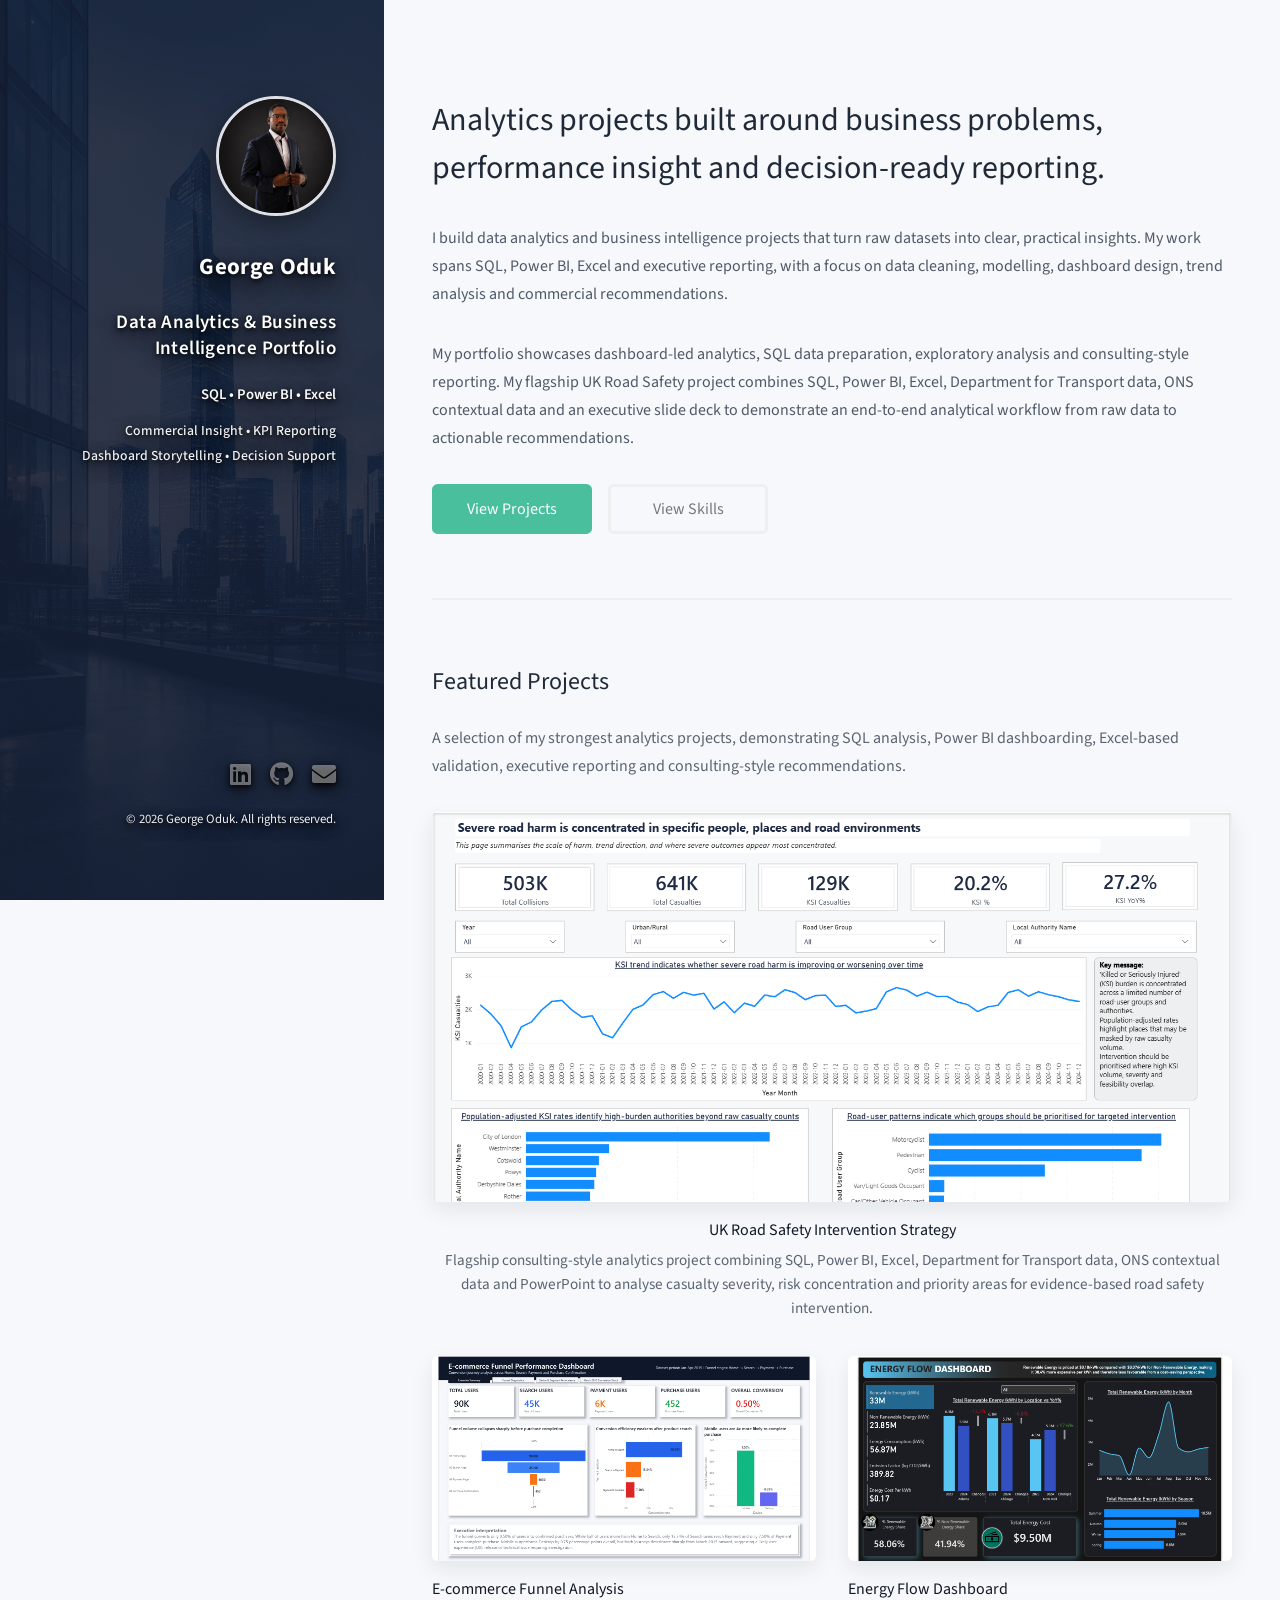
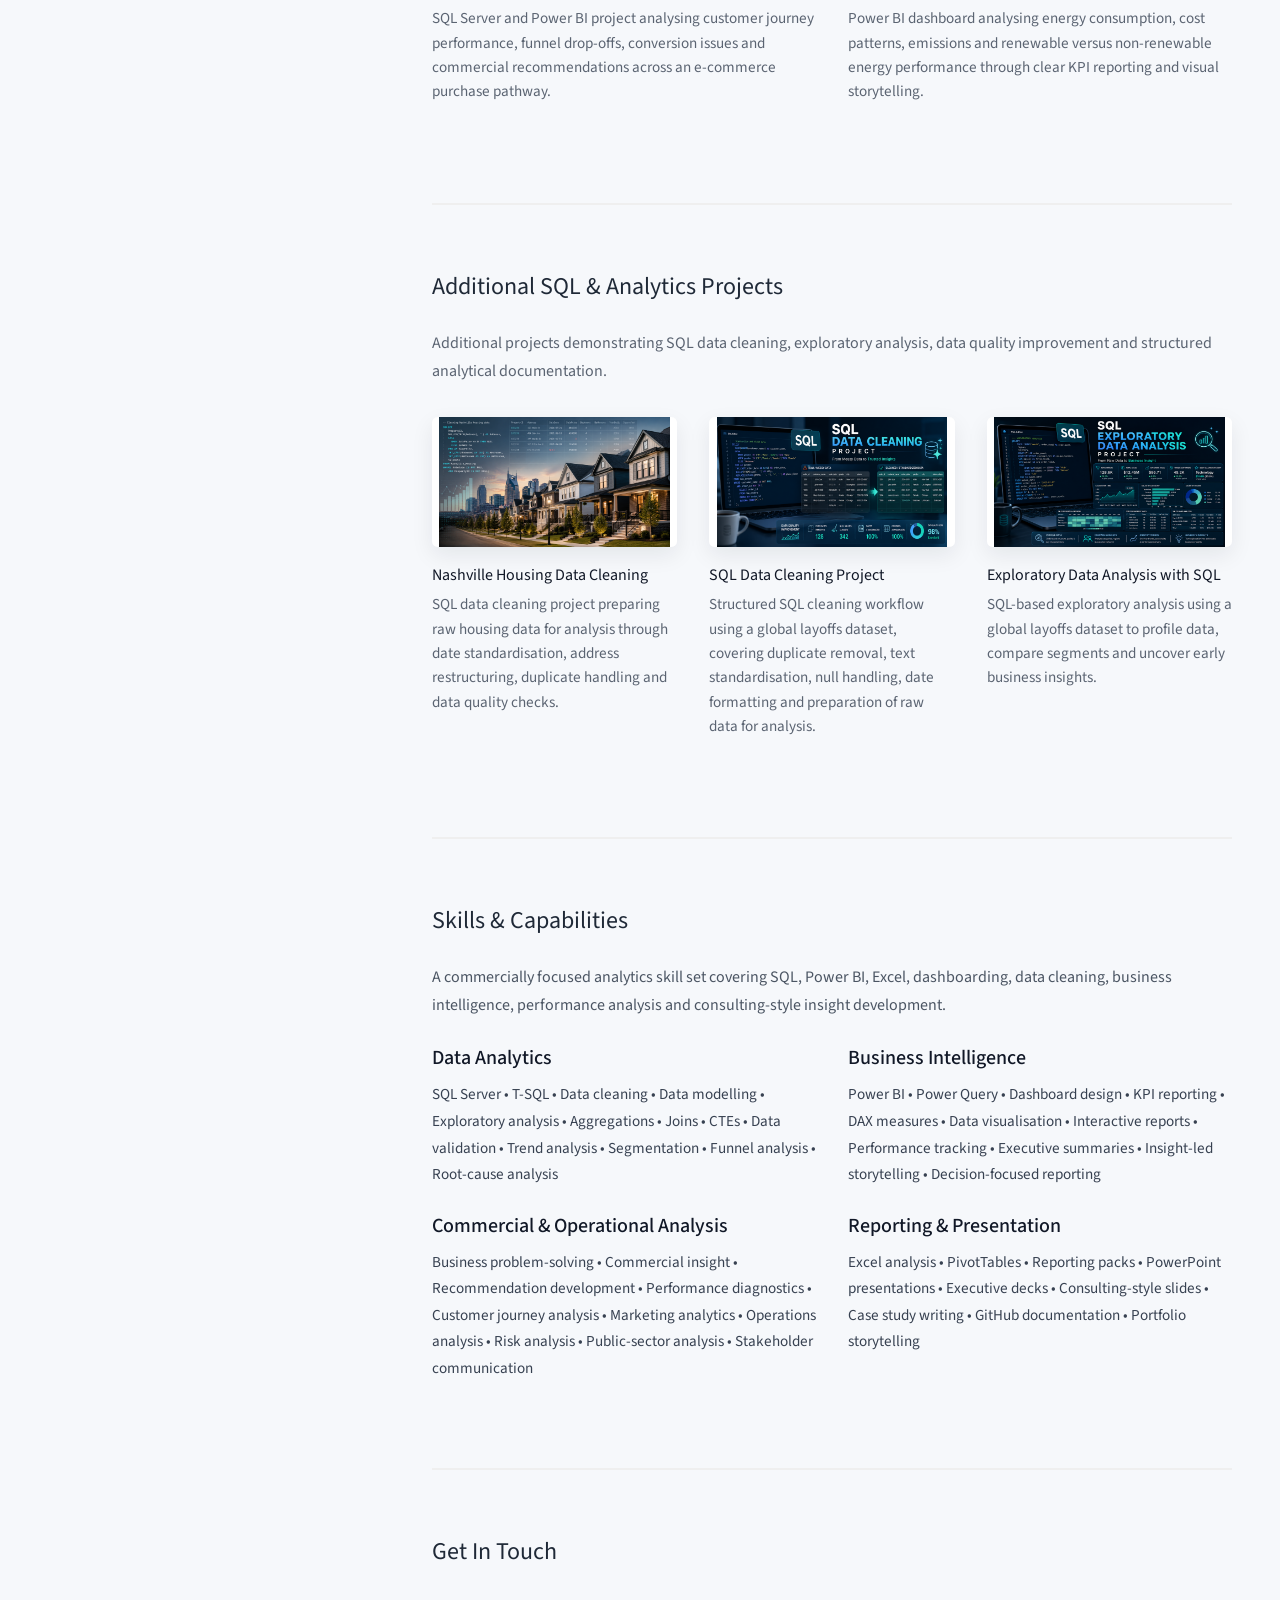
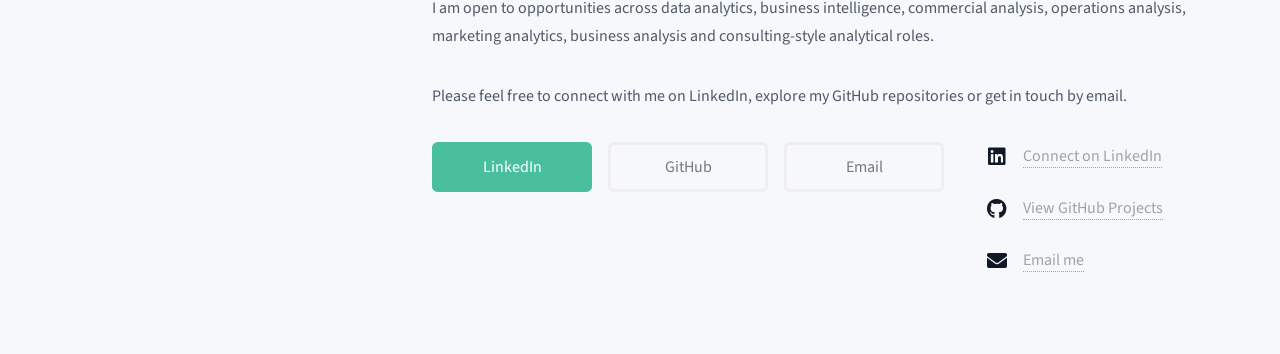
<file: index.html>
<!DOCTYPE HTML>
<!--
	Strata by HTML5 UP
	html5up.net | @ajlkn
	Free for personal and commercial use under the CCA 3.0 license (html5up.net/license)
	Adapted for a data analytics portfolio.
-->
<html>
	<head>
		<title>George Oduk | Data Analytics Portfolio</title>
		<meta charset="utf-8" />
		<meta name="viewport" content="width=device-width, initial-scale=1, user-scalable=no" />
		<meta name="description" content="Data analytics and business intelligence portfolio featuring SQL, Power BI, Excel, dashboarding and commercial analysis projects." />
		<link rel="stylesheet" href="assets/css/main.css" />
	</head>

	<body class="is-preload home-page">

		<!-- Header -->
			<header id="header">
				<div class="inner">
					<a href="#" class="image avatar"><img src="images/profile.jpg" alt="George Oduk profile photo" /></a>
			
					<h1 class="sidebar-heading">
						<strong>George Oduk</strong>
						<span class="sidebar-title">Data Analytics &amp; Business Intelligence Portfolio</span>
					</h1>

					<p class="sidebar-subtitle">
						<span class="sidebar-tools">SQL • Power BI • Excel</span>
						<span class="sidebar-value">Commercial Insight • KPI Reporting</span>
						<span class="sidebar-value">Dashboard Storytelling • Decision Support</span>
					</p>
				</div>
			</header>

		<!-- Main -->
			<div id="main">

				<!-- One: Intro -->
					<section id="one">
						<header class="major">
							<h2>Analytics projects built around business problems, performance insight and decision-ready reporting.</h2>
						</header>

						<p>
							I build data analytics and business intelligence projects that turn raw datasets into clear, practical insights. My work spans SQL, Power BI, Excel and executive reporting, with a focus on data cleaning, modelling, dashboard design, trend analysis and commercial recommendations.
						</p>

						<p>
							My portfolio showcases dashboard-led analytics, SQL data preparation, exploratory analysis and consulting-style reporting. My flagship UK Road Safety project combines SQL, Power BI, Excel, Department for Transport data, ONS contextual data and an executive slide deck to demonstrate an end-to-end analytical workflow from raw data to actionable recommendations.
						</p>

						<ul class="actions">							
							<li><a href="#two" class="button primary">View Projects</a></li>
							<li><a href="#skills" class="button">View Skills</a></li>
						</ul>
					</section>

				<!-- Two: Featured Projects -->
					<section id="two">
						<h2>Featured Projects</h2>
						<p>
							A selection of my strongest analytics projects, demonstrating SQL analysis, Power BI dashboarding, Excel-based validation, executive reporting and consulting-style recommendations.
						</p>

						<div class="row">

							<!-- Flagship Project -->
							<article class="col-12 work-item flagship-project">
								<a href="road-safety.html" class="project-card">
									<img src="images/projects/road-safety/cover.png" alt="UK Road Safety Analysis dashboard preview" />
								</a>
								<h3><a href="road-safety.html">UK Road Safety Intervention Strategy</a></h3>
								<p>
									Flagship consulting-style analytics project combining SQL, Power BI, Excel, Department for Transport data, ONS contextual data and PowerPoint to analyse casualty severity, risk concentration and priority areas for evidence-based road safety intervention.
								</p>
							</article>

							<!-- Featured Project 2 -->
							<article class="col-6 col-12-xsmall work-item featured-secondary">
								<a href="ecommerce-funnel.html" class="project-card">
									<img src="images/projects/ecommerce/cover.png" alt="E-commerce Funnel Analysis dashboard preview" />
								</a>
								<h3><a href="ecommerce-funnel.html">E-commerce Funnel Analysis</a></h3>
								<p>
									SQL Server and Power BI project analysing customer journey performance, funnel drop-offs, conversion issues and commercial recommendations across an e-commerce purchase pathway.
								</p>
							</article>

							<!-- Featured Project 3 -->
							<article class="col-6 col-12-xsmall work-item featured-secondary">
								<a href="energy-flow.html" class="project-card">
									<img src="images/projects/energy/cover.png" alt="Energy Flow Dashboard preview" />
								</a>
								<h3><a href="energy-flow.html">Energy Flow Dashboard</a></h3>
								<p>
									Power BI dashboard analysing energy consumption, cost patterns, emissions and renewable versus non-renewable energy performance through clear KPI reporting and visual storytelling.
								</p>
							</article>

						</div>
					</section>

					<!-- Additional Projects -->
					<section id="additional-projects">
						<h2>Additional SQL & Analytics Projects</h2>
						<p>
							Additional projects demonstrating SQL data cleaning, exploratory analysis, data quality improvement and structured analytical documentation.
						</p>

						<div class="row additional-project-grid">

							<article class="col-4 col-12-small work-item additional-project">
								<a href="nashville-housing.html" class="project-card">
									<img src="images/projects/nashville/home.png" alt="Nashville Housing SQL project preview" />
								</a>
								<h3><a href="nashville-housing.html">Nashville Housing Data Cleaning</a></h3>
								<p>
									SQL data cleaning project preparing raw housing data for analysis through date standardisation, address restructuring, duplicate handling and data quality checks.
								</p>
							</article>

							<article class="col-4 col-12-small work-item additional-project">
								<a href="data-cleaning.html" class="project-card">
									<img src="images/projects/sql-cleaning/home.png" alt="SQL Data Cleaning project preview" />
								</a>
								<h3><a href="data-cleaning.html">SQL Data Cleaning Project</a></h3>
								<p>
									Structured SQL cleaning workflow using a global layoffs dataset, covering duplicate removal, text standardisation, null handling, date formatting and preparation of raw data for analysis.
								</p>
							</article>

							<article class="col-4 col-12-small work-item additional-project">
								<a href="exploratory-analysis.html" class="project-card">
									<img src="images/projects/eda/home.png" alt="Exploratory Data Analysis SQL project preview" />
								</a>
								<h3><a href="exploratory-analysis.html">Exploratory Data Analysis with SQL</a></h3>
								<p>
									SQL-based exploratory analysis using a global layoffs dataset to profile data, compare segments and uncover early business insights.
								</p>
							</article>

						</div>
					</section>

				<!-- Skills -->
					<section id="skills">
						<h2>Skills &amp; Capabilities</h2>

						<p>
							A commercially focused analytics skill set covering SQL, Power BI, Excel, dashboarding, data cleaning, business intelligence, performance analysis and consulting-style insight development.
						</p>

						<div class="row">
							<div class="col-6 col-12-xsmall">
								<h3>Data Analytics</h3>
								<p>
									SQL Server • T-SQL • Data cleaning • Data modelling • Exploratory analysis • Aggregations • Joins • CTEs • Data validation • Trend analysis • Segmentation • Funnel analysis • Root-cause analysis
								</p>
							</div>

							<div class="col-6 col-12-xsmall">
								<h3>Business Intelligence</h3>
								<p>
									Power BI • Power Query • Dashboard design • KPI reporting • DAX measures • Data visualisation • Interactive reports • Performance tracking • Executive summaries • Insight-led storytelling • Decision-focused reporting
								</p>
							</div>

							<div class="col-6 col-12-xsmall">
								<h3>Commercial &amp; Operational Analysis</h3>
								<p>
									Business problem-solving • Commercial insight • Recommendation development • Performance diagnostics • Customer journey analysis • Marketing analytics • Operations analysis • Risk analysis • Public-sector analysis • Stakeholder communication
								</p>
							</div>

							<div class="col-6 col-12-xsmall">
								<h3>Reporting &amp; Presentation</h3>
								<p>
									Excel analysis • PivotTables • Reporting packs • PowerPoint presentations • Executive decks • Consulting-style slides • Case study writing • GitHub documentation • Portfolio storytelling
								</p>
							</div>
						</div>
					</section>

				<!-- Three: Contact -->
					<section id="three">
						<h2>Get In Touch</h2>
						<p>
							I am open to opportunities across data analytics, business intelligence, commercial analysis, operations analysis, marketing analytics, business analysis and consulting-style analytical roles.
						</p>

						<p>
							Please feel free to connect with me on LinkedIn, explore my GitHub repositories or get in touch by email.
						</p>

						<div class="row">
							<div class="col-8 col-12-small">
								<ul class="actions">
									<li><a href="https://www.linkedin.com/in/george-oduk" class="button primary">LinkedIn</a></li>
									<li><a href="https://github.com/GeorgeOduk" class="button">GitHub</a></li>
									<li><a href="mailto:george.oduk1@gmail.com" class="button">Email</a></li>
								</ul>
							</div>

							<div class="col-4 col-12-small">
								<ul class="labeled-icons">
									<li>
										<h3 class="icon brands fa-linkedin"><span class="label">LinkedIn</span></h3>
										<a href="https://www.linkedin.com/in/george-oduk">Connect on LinkedIn</a>
									</li>
									<li>
										<h3 class="icon brands fa-github"><span class="label">GitHub</span></h3>
										<a href="https://github.com/GeorgeOduk">View GitHub Projects</a>
									</li>
									<li>
										<h3 class="icon solid fa-envelope"><span class="label">Email</span></h3>
										<a href="mailto:george.oduk1@gmail.com">Email me</a>
									</li>
								</ul>
							</div>
						</div>
					</section>

			</div>

		<!-- Footer -->
			<footer id="footer">
				<div class="inner">
					<ul class="icons">
						<li><a href="https://www.linkedin.com/in/george-oduk" class="icon brands fa-linkedin"><span class="label">LinkedIn</span></a></li>
						<li><a href="https://github.com/GeorgeOduk" class="icon brands fa-github"><span class="label">GitHub</span></a></li>
						<li><a href="mailto:george.oduk1@gmail.com" class="icon solid fa-envelope"><span class="label">Email</span></a></li>
					</ul>
					<ul class="copyright">
					</li>&copy; 2026 George Oduk. All rights reserved.</p>
				</ul>
				</div>
			</footer>

		<!-- Scripts -->
			<script src="assets/js/jquery.min.js"></script>
			<script src="assets/js/jquery.poptrox.min.js"></script>
			<script src="assets/js/browser.min.js"></script>
			<script src="assets/js/breakpoints.min.js"></script>
			<script src="assets/js/util.js"></script>
			<script src="assets/js/main.js"></script>

	</body>
</html>
</file>
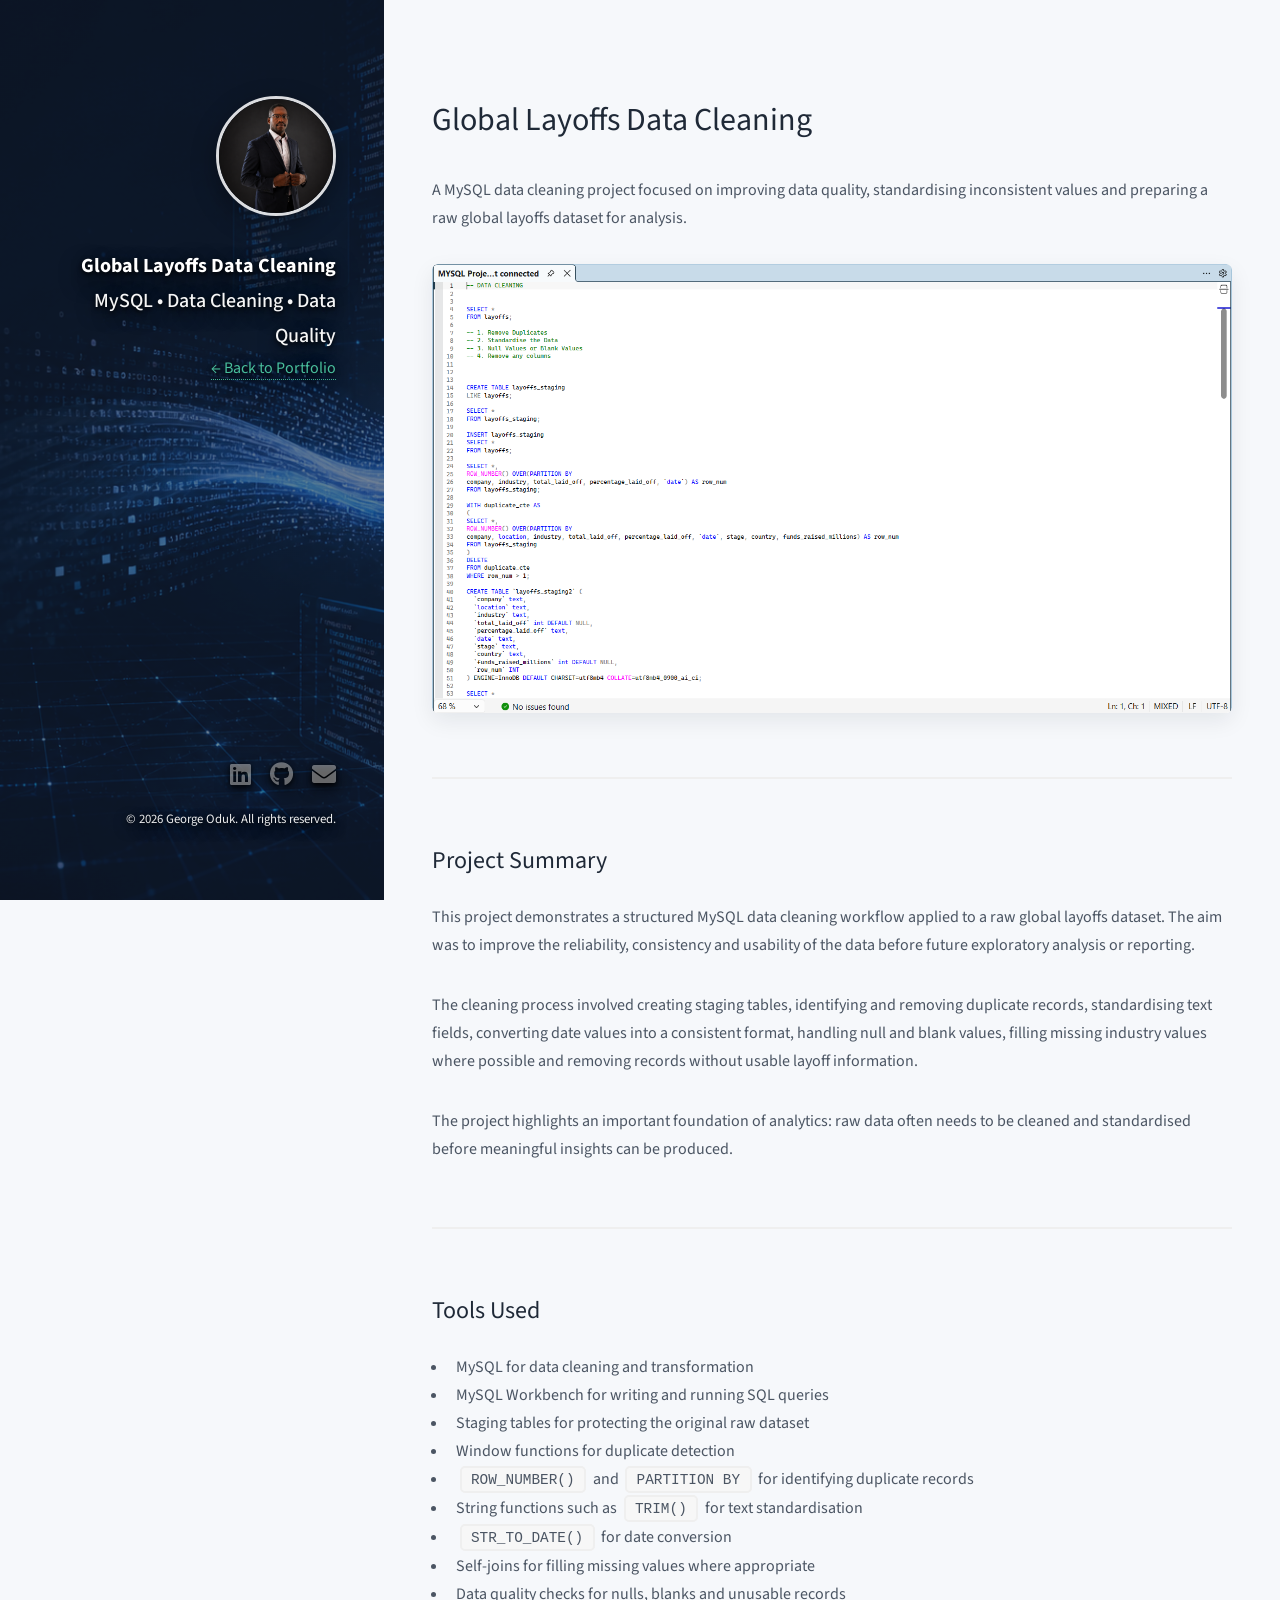
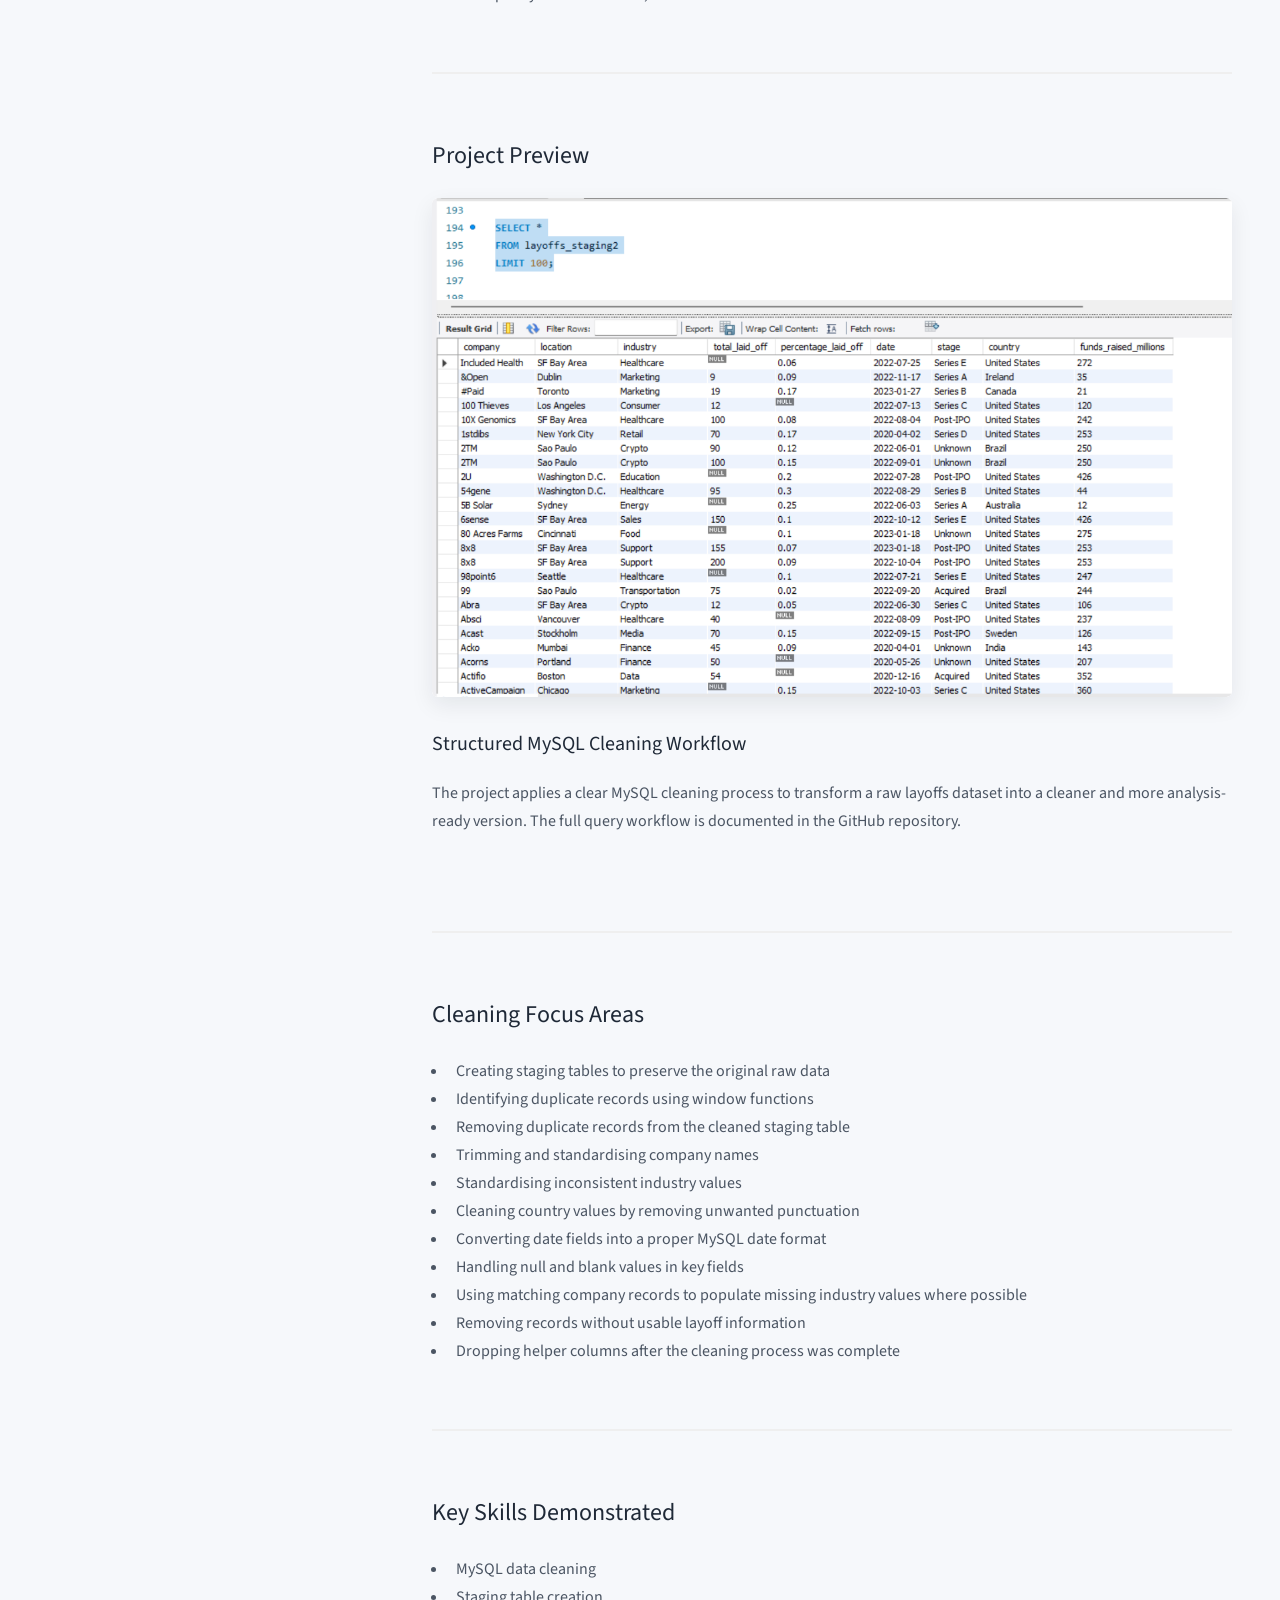
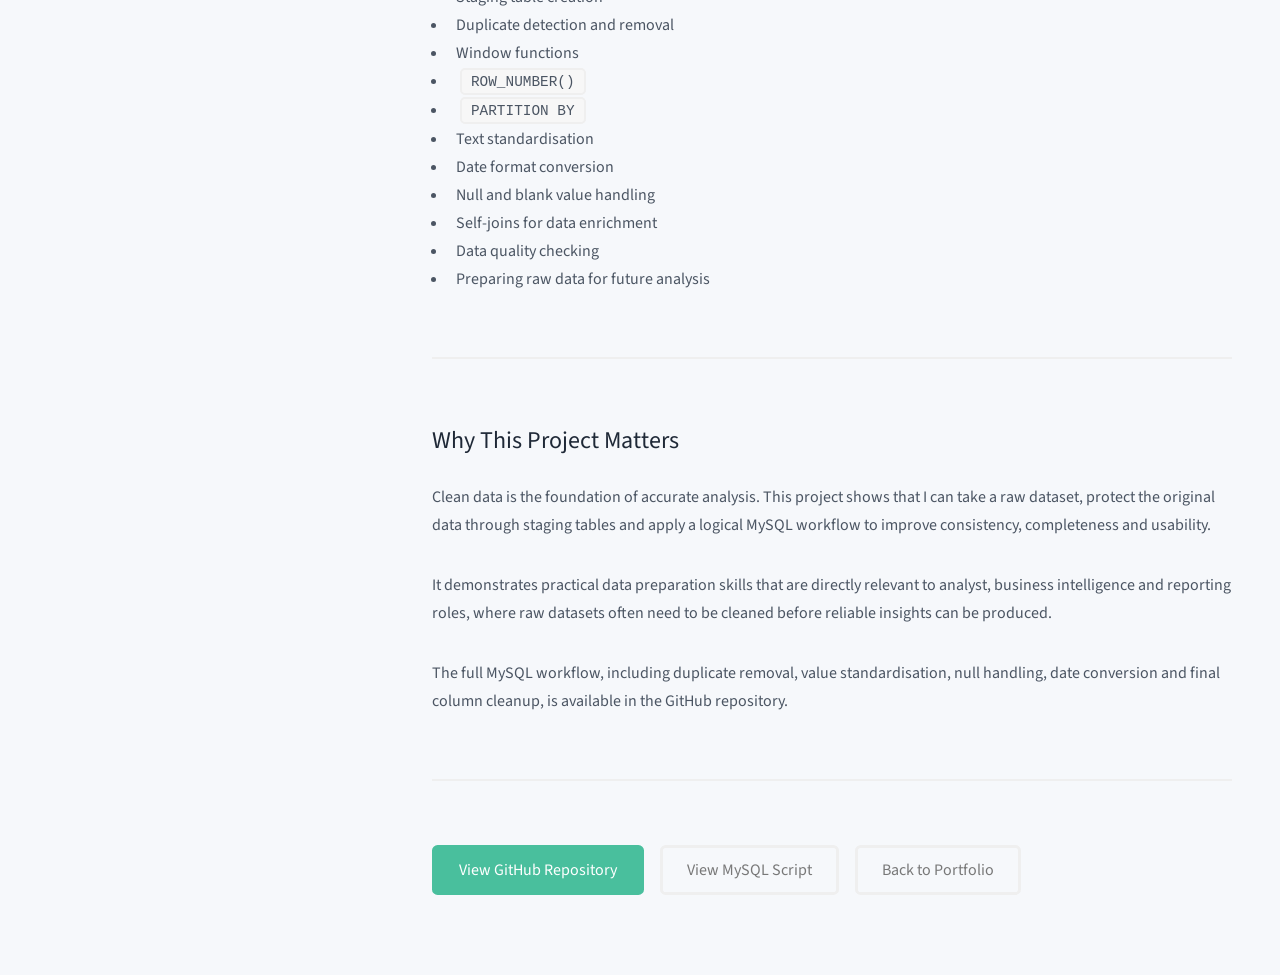
<file: data-cleaning.html>
<!DOCTYPE HTML>
<html>
	<head>
		<title>Global Layoffs Data Cleaning | George Oduk</title>
		<meta charset="utf-8" />
		<meta name="viewport" content="width=device-width, initial-scale=1, user-scalable=no" />
		<meta name="description" content="Global Layoffs Data Cleaning portfolio project using MySQL to clean, standardise and prepare a raw layoffs dataset for analysis." />
		<link rel="stylesheet" href="assets/css/main.css" />
	</head>

	<body class="is-preload sql-cleaning-page">

		<header id="header">
			<div class="inner">
				<a href="index.html" class="image avatar"><img src="images/profile.jpg" alt="George Oduk profile photo" /></a>
				<h1><strong>Global Layoffs Data Cleaning</strong><br />
				MySQL • Data Cleaning • Data Quality</h1>
				<p><a href="index.html">← Back to Portfolio</a></p>
			</div>
		</header>

		<div id="main">

			<section>
				<header class="major">
					<h2>Global Layoffs Data Cleaning</h2>
				</header>

				<p>
					A MySQL data cleaning project focused on improving data quality, standardising inconsistent values and preparing a raw global layoffs dataset for analysis.
				</p>

				<span class="image fit project-screenshot">
					<img src="images/projects/sql-cleaning/cover.png" alt="Global layoffs MySQL data cleaning project preview" />
				</span>
			</section>

			<section>
				<h2>Project Summary</h2>
				<p>
					This project demonstrates a structured MySQL data cleaning workflow applied to a raw global layoffs dataset. The aim was to improve the reliability, consistency and usability of the data before future exploratory analysis or reporting.
				</p>
				<p>
					The cleaning process involved creating staging tables, identifying and removing duplicate records, standardising text fields, converting date values into a consistent format, handling null and blank values, filling missing industry values where possible and removing records without usable layoff information.
				</p>
				<p>
					The project highlights an important foundation of analytics: raw data often needs to be cleaned and standardised before meaningful insights can be produced.
				</p>
			</section>

			<section>
				<h2>Tools Used</h2>
				<ul>
					<li>MySQL for data cleaning and transformation</li>
					<li>MySQL Workbench for writing and running SQL queries</li>
					<li>Staging tables for protecting the original raw dataset</li>
					<li>Window functions for duplicate detection</li>
					<li><code>ROW_NUMBER()</code> and <code>PARTITION BY</code> for identifying duplicate records</li>
					<li>String functions such as <code>TRIM()</code> for text standardisation</li>
					<li><code>STR_TO_DATE()</code> for date conversion</li>
					<li>Self-joins for filling missing values where appropriate</li>
					<li>Data quality checks for nulls, blanks and unusable records</li>
				</ul>
			</section>

			<section>
				<h2>Project Preview</h2>

				<div class="row">
					<article class="col-12 col-12-xsmall">
						<span class="image fit project-screenshot">
							<img src="images/projects/sql-cleaning/page2.png" alt="Global layoffs MySQL data cleaning project preview" />
						</span>
						<h3>Structured MySQL Cleaning Workflow</h3>
						<p>
							The project applies a clear MySQL cleaning process to transform a raw layoffs dataset into a cleaner and more analysis-ready version. The full query workflow is documented in the GitHub repository.
						</p>
					</article>
				</div>
			</section>

			<section>
				<h2>Cleaning Focus Areas</h2>
				<ul>
					<li>Creating staging tables to preserve the original raw data</li>
					<li>Identifying duplicate records using window functions</li>
					<li>Removing duplicate records from the cleaned staging table</li>
					<li>Trimming and standardising company names</li>
					<li>Standardising inconsistent industry values</li>
					<li>Cleaning country values by removing unwanted punctuation</li>
					<li>Converting date fields into a proper MySQL date format</li>
					<li>Handling null and blank values in key fields</li>
					<li>Using matching company records to populate missing industry values where possible</li>
					<li>Removing records without usable layoff information</li>
					<li>Dropping helper columns after the cleaning process was complete</li>
				</ul>
			</section>

			<section>
				<h2>Key Skills Demonstrated</h2>
				<ul>
					<li>MySQL data cleaning</li>
					<li>Staging table creation</li>
					<li>Duplicate detection and removal</li>
					<li>Window functions</li>
					<li><code>ROW_NUMBER()</code></li>
					<li><code>PARTITION BY</code></li>
					<li>Text standardisation</li>
					<li>Date format conversion</li>
					<li>Null and blank value handling</li>
					<li>Self-joins for data enrichment</li>
					<li>Data quality checking</li>
					<li>Preparing raw data for future analysis</li>
				</ul>
			</section>

			<section>
				<h2>Why This Project Matters</h2>
				<p>
					Clean data is the foundation of accurate analysis. This project shows that I can take a raw dataset, protect the original data through staging tables and apply a logical MySQL workflow to improve consistency, completeness and usability.
				</p>
				<p>
					It demonstrates practical data preparation skills that are directly relevant to analyst, business intelligence and reporting roles, where raw datasets often need to be cleaned before reliable insights can be produced.
				</p>
				<p>
					The full MySQL workflow, including duplicate removal, value standardisation, null handling, date conversion and final column cleanup, is available in the GitHub repository.
				</p>
			</section>

			<section>
				<ul class="actions">
					<li><a href="https://github.com/GeorgeOduk/global-layoffs-data-cleaning-mysql" class="button primary">View GitHub Repository</a></li>
					<li><a href="https://github.com/GeorgeOduk/global-layoffs-data-cleaning-mysql/blob/main/mysql/layoffs_data_cleaning_mysql.sql" class="button">View MySQL Script</a></li>
					<li><a href="index.html" class="button">Back to Portfolio</a></li>
				</ul>
			</section>

		</div>

		<footer id="footer">
			<div class="inner">
				<ul class="icons">
					<li><a href="https://www.linkedin.com/in/george-oduk" class="icon brands fa-linkedin"><span class="label">LinkedIn</span></a></li>
					<li><a href="https://github.com/GeorgeOduk" class="icon brands fa-github"><span class="label">Github</span></a></li>
					<li><a href="mailto:george.oduk1@gmail.com" class="icon solid fa-envelope"><span class="label">Email</span></a></li>
				</ul>
				<ul class="copyright">
					</li>&copy; 2026 George Oduk. All rights reserved.</p>
				</ul>
			</div>
		</footer>

		<script src="assets/js/jquery.min.js"></script>
		<script src="assets/js/jquery.poptrox.min.js"></script>
		<script src="assets/js/browser.min.js"></script>
		<script src="assets/js/breakpoints.min.js"></script>
		<script src="assets/js/util.js"></script>
		<script src="assets/js/main.js"></script>

	</body>
</html>
</file>
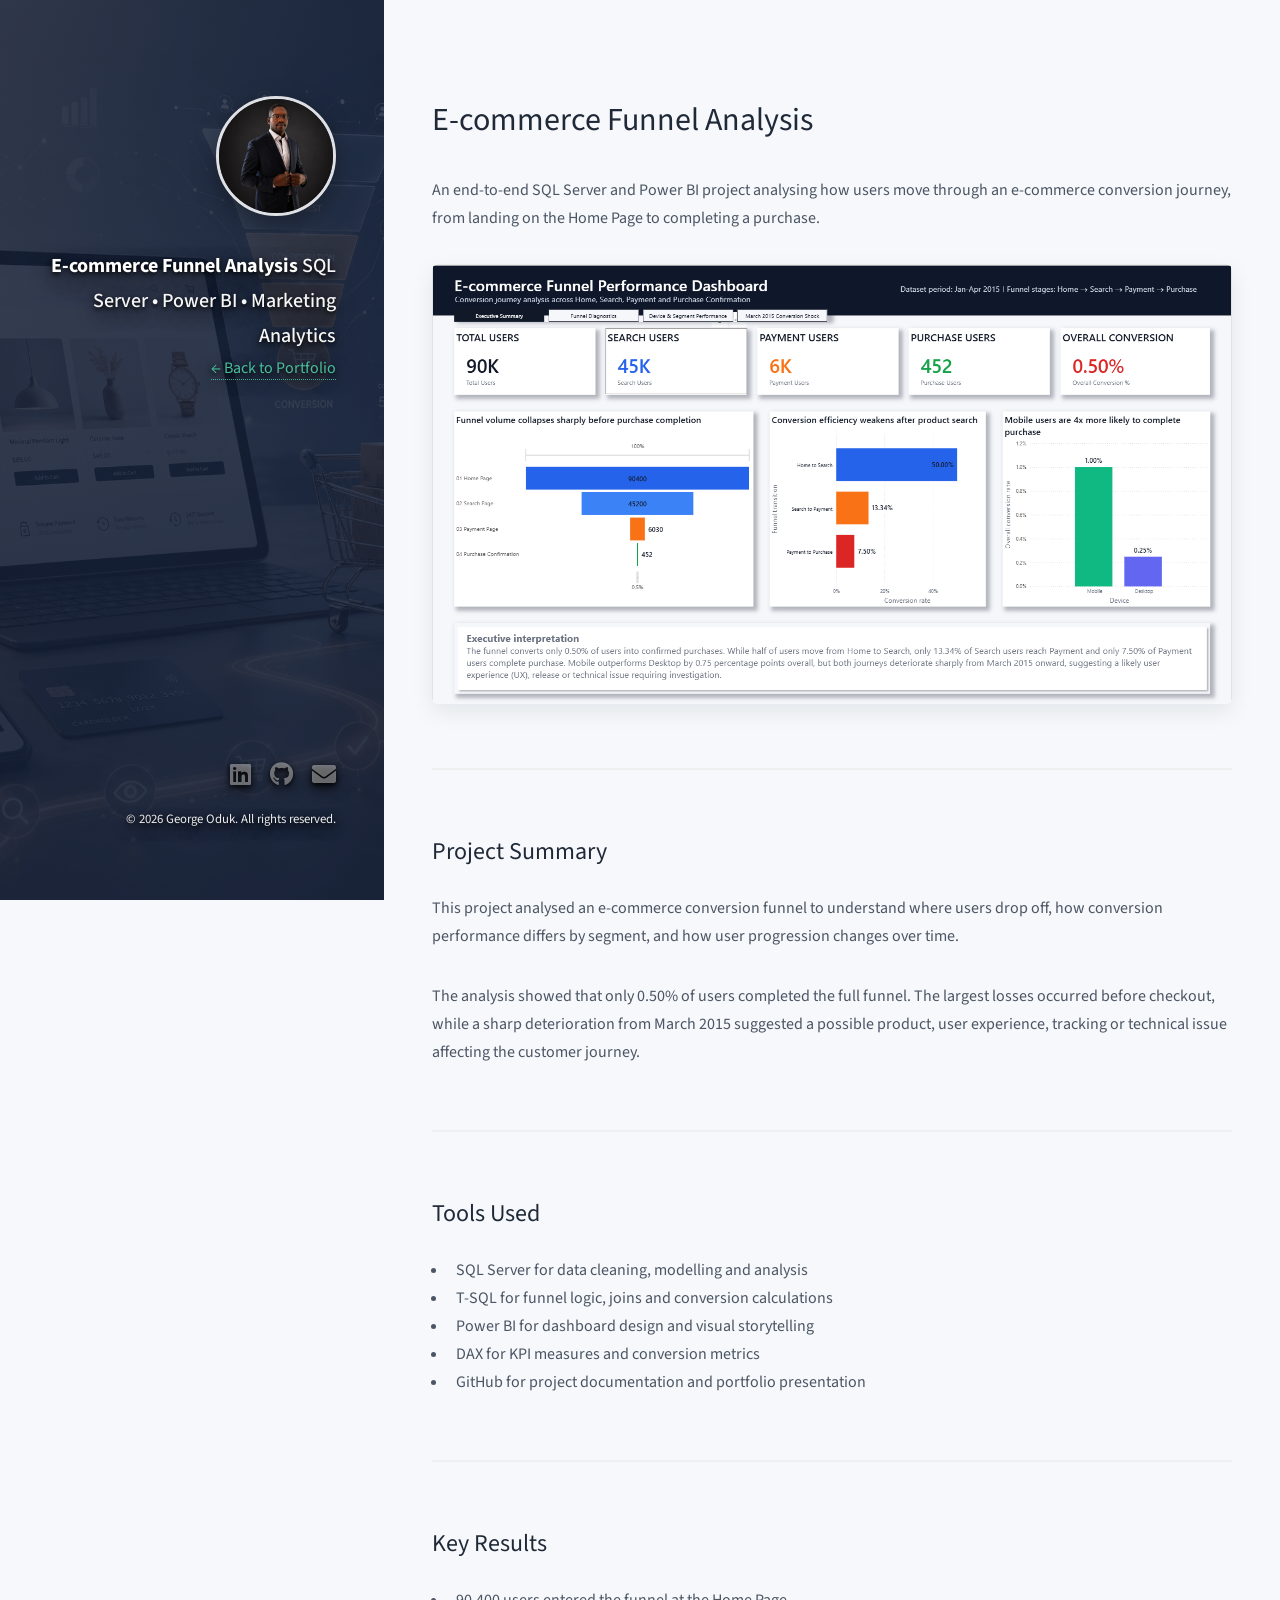
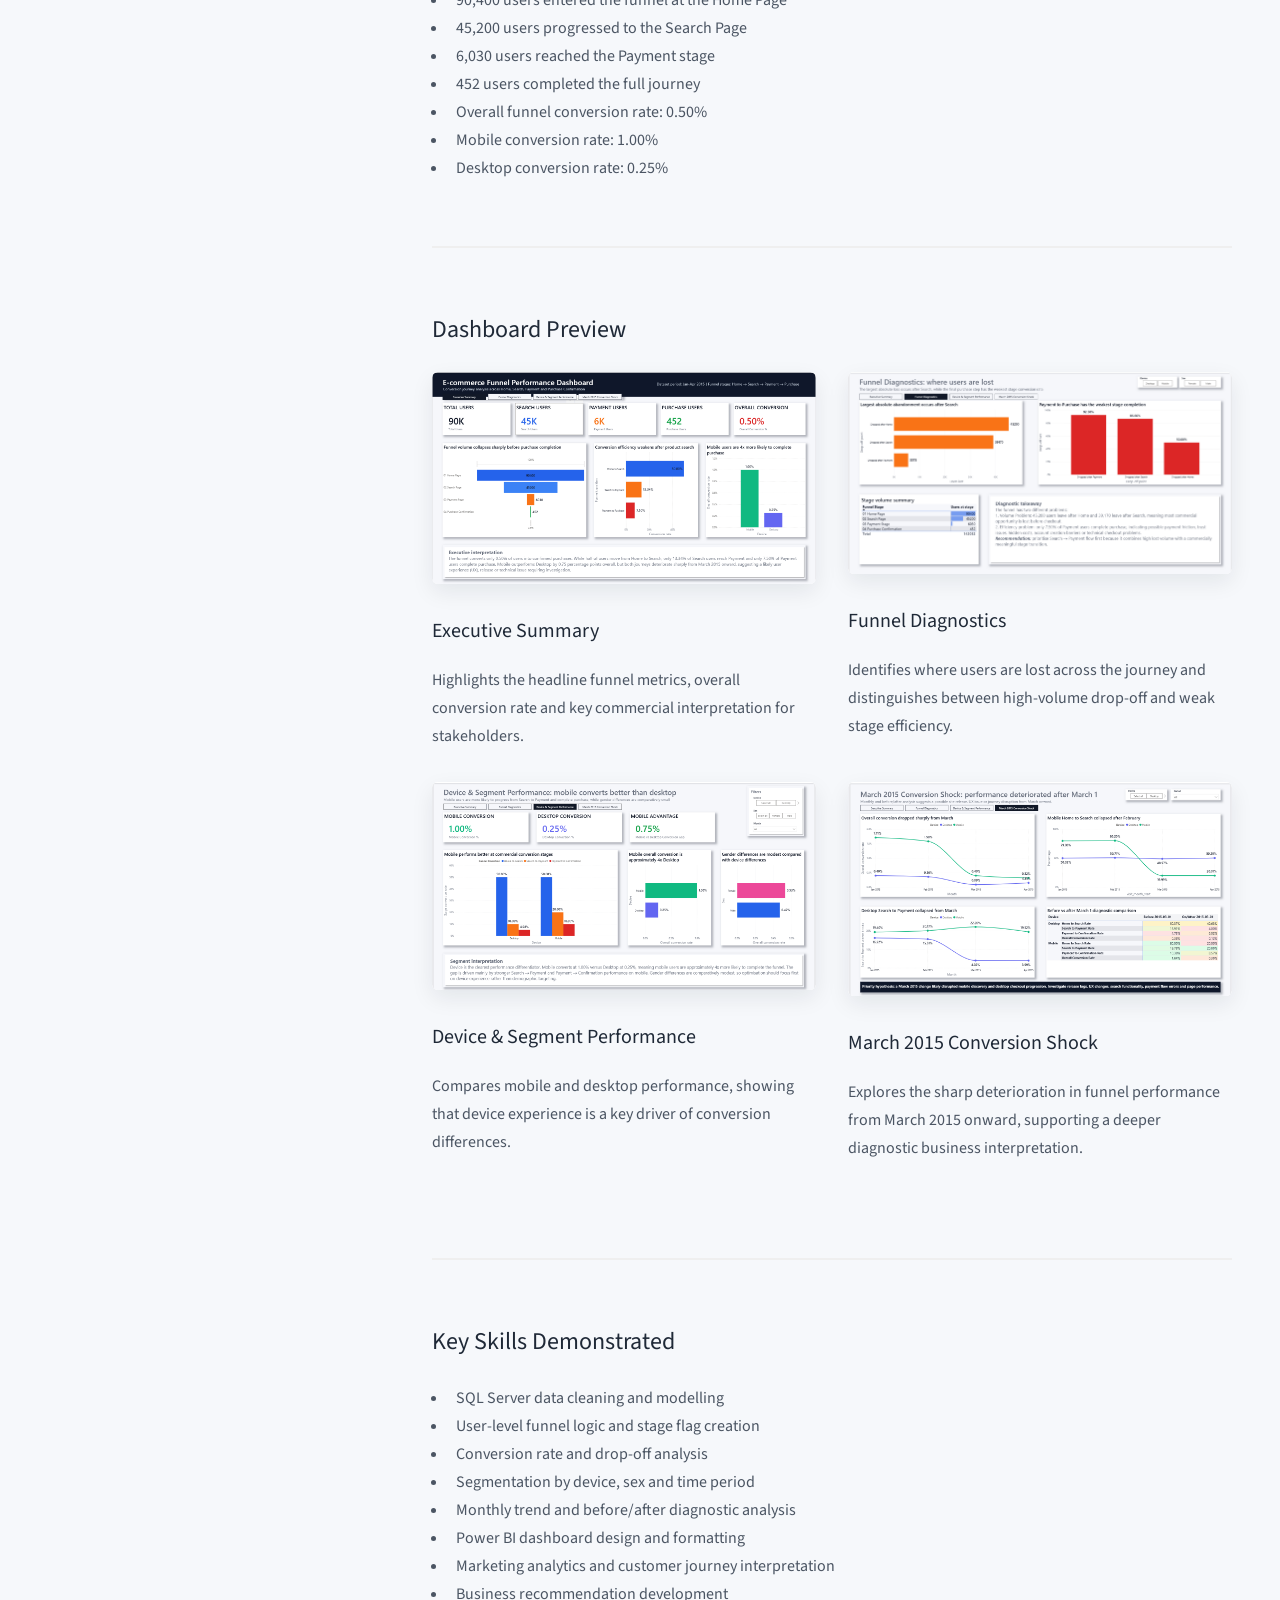
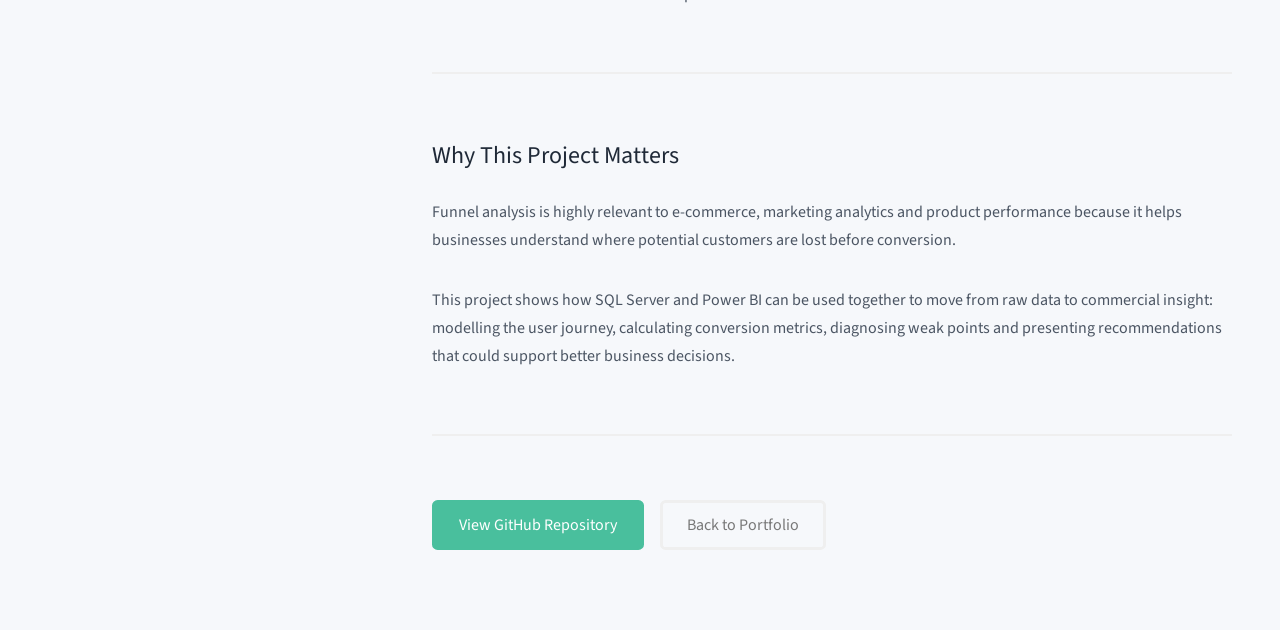
<file: ecommerce-funnel.html>
<!DOCTYPE HTML>
<html>
	<head>
		<title>E-commerce Funnel Analysis | George Oduk</title>
		<meta charset="utf-8" />
		<meta name="viewport" content="width=device-width, initial-scale=1, user-scalable=no" />
		<meta name="description" content="UK Road Safety Analysis portfolio project using SQL, Power BI, Excel and PowerPoint." />
		<link rel="stylesheet" href="assets/css/main.css" />
	</head>

	<body class="is-preload ecommerce-page">

		<header id="header">
			<div class="inner">
				<a href="index.html" class="image avatar"><img src="images/profile.jpg" alt="George Oduk profile photo" /></a>
				<h1><strong>E-commerce Funnel Analysis</strong><br />
				SQL Server • Power BI • Marketing Analytics</h1>
				<p><a href="index.html">← Back to Portfolio</a></p>
			</div>
		</header>

		<div id="main">

			<section>
				<header class="major">
					<h2>E-commerce Funnel Analysis</h2>
				</header>

				<p>
					An end-to-end SQL Server and Power BI project analysing how users move through an e-commerce conversion journey, from landing on the Home Page to completing a purchase.
				</p>

				<span class="image fit project-screenshot">
					<img src="images/projects/ecommerce/executive-summary.png" alt="E-commerce Funnel Analysis dashboard overview" />
				</span>
			</section>

			<section>
				<h2>Project Summary</h2>
				<p>
					This project analysed an e-commerce conversion funnel to understand where users drop off, how conversion performance differs by segment, and how user progression changes over time.
				</p>
				<p>
					The analysis showed that only 0.50% of users completed the full funnel. The largest losses occurred before checkout, while a sharp deterioration from March 2015 suggested a possible product, user experience, tracking or technical issue affecting the customer journey.
				</p>
			</section>

			<section>
				<h2>Tools Used</h2>
				<ul>
					<li>SQL Server for data cleaning, modelling and analysis</li>
					<li>T-SQL for funnel logic, joins and conversion calculations</li>
					<li>Power BI for dashboard design and visual storytelling</li>
					<li>DAX for KPI measures and conversion metrics</li>
					<li>GitHub for project documentation and portfolio presentation</li>
				</ul>
			</section>

			<section>
				<h2>Key Results</h2>
				<ul>
					<li>90,400 users entered the funnel at the Home Page</li>
					<li>45,200 users progressed to the Search Page</li>
					<li>6,030 users reached the Payment stage</li>
					<li>452 users completed the full journey</li>
					<li>Overall funnel conversion rate: 0.50%</li>
					<li>Mobile conversion rate: 1.00%</li>
					<li>Desktop conversion rate: 0.25%</li>
				</ul>
			</section>

			<section>
				<h2>Dashboard Preview</h2>

				<div class="row">
					<article class="col-6 col-12-xsmall">
						<span class="image fit project-screenshot">
							<img src="images/projects/ecommerce/executive-summary.png" alt="E-commerce executive summary dashboard" />
						</span>
						<h3>Executive Summary</h3>
						<p>
							Highlights the headline funnel metrics, overall conversion rate and key commercial interpretation for stakeholders.
						</p>
					</article>

					<article class="col-6 col-12-xsmall">
						<span class="image fit project-screenshot">
							<img src="images/projects/ecommerce/funnel-diagnostics.png" alt="E-commerce funnel diagnostics dashboard" />
						</span>
						<h3>Funnel Diagnostics</h3>
						<p>
							Identifies where users are lost across the journey and distinguishes between high-volume drop-off and weak stage efficiency.
						</p>
					</article>

					<article class="col-6 col-12-xsmall">
						<span class="image fit project-screenshot">
							<img src="images/projects/ecommerce/device-segment.png" alt="E-commerce device and segment performance dashboard" />
						</span>
						<h3>Device &amp; Segment Performance</h3>
						<p>
							Compares mobile and desktop performance, showing that device experience is a key driver of conversion differences.
						</p>
					</article>

					<article class="col-6 col-12-xsmall">
						<span class="image fit project-screenshot">
							<img src="images/projects/ecommerce/march-shock.png" alt="E-commerce March 2015 conversion shock dashboard" />
						</span>
						<h3>March 2015 Conversion Shock</h3>
						<p>
							Explores the sharp deterioration in funnel performance from March 2015 onward, supporting a deeper diagnostic business interpretation.
						</p>
					</article>
				</div>
			</section>

			<section>
				<h2>Key Skills Demonstrated</h2>
				<ul>
					<li>SQL Server data cleaning and modelling</li>
					<li>User-level funnel logic and stage flag creation</li>
					<li>Conversion rate and drop-off analysis</li>
					<li>Segmentation by device, sex and time period</li>
					<li>Monthly trend and before/after diagnostic analysis</li>
					<li>Power BI dashboard design and formatting</li>
					<li>Marketing analytics and customer journey interpretation</li>
					<li>Business recommendation development</li>
				</ul>
			</section>

			<section>
				<h2>Why This Project Matters</h2>
				<p>
					Funnel analysis is highly relevant to e-commerce, marketing analytics and product performance because it helps businesses understand where potential customers are lost before conversion.
				</p>
				<p>
					This project shows how SQL Server and Power BI can be used together to move from raw data to commercial insight: modelling the user journey, calculating conversion metrics, diagnosing weak points and presenting recommendations that could support better business decisions.
				</p>
			</section>

			<section>
				<ul class="actions">
					<li><a href="https://github.com/GeorgeOduk/ecommerce-funnel-analysis-sql-powerbi" class="button primary">View GitHub Repository</a></li>
					<li><a href="index.html" class="button">Back to Portfolio</a></li>
				</ul>
			</section>

		</div>

		<footer id="footer">
			<div class="inner">
				<ul class="icons">
					<li><a href="https://www.linkedin.com/in/george-oduk" class="icon brands fa-linkedin"><span class="label">LinkedIn</span></a></li>
					<li><a href="https://github.com/GeorgeOduk" class="icon brands fa-github"><span class="label">Github</span></a></li>
					<li><a href="mailto:george.oduk1@gmail.com" class="icon solid fa-envelope"><span class="label">Email</span></a></li>
				</ul>
				<ul class="copyright">
					</li>&copy; 2026 George Oduk. All rights reserved.</p>
				</ul>
			</div>
		</footer>

		<script src="assets/js/jquery.min.js"></script>
		<script src="assets/js/jquery.poptrox.min.js"></script>
		<script src="assets/js/browser.min.js"></script>
		<script src="assets/js/breakpoints.min.js"></script>
		<script src="assets/js/util.js"></script>
		<script src="assets/js/main.js"></script>

	</body>
</html>
</file>
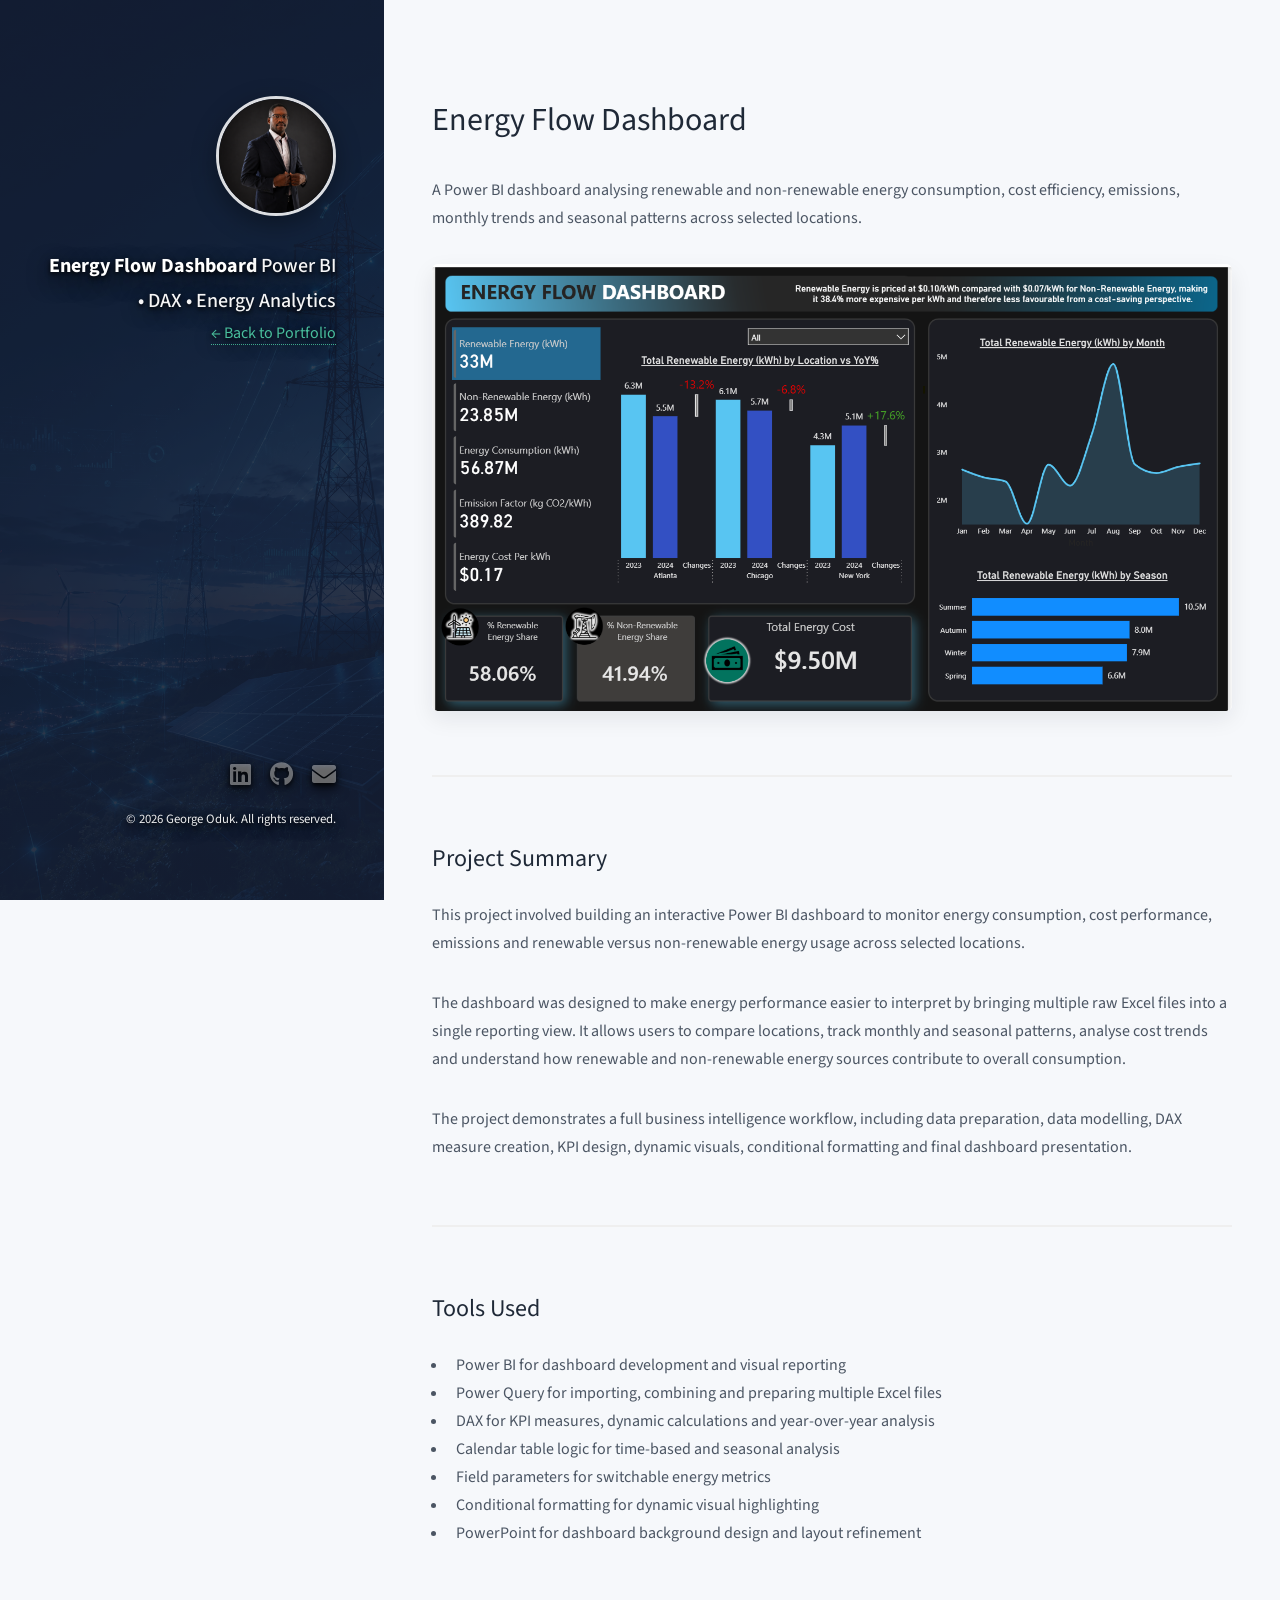
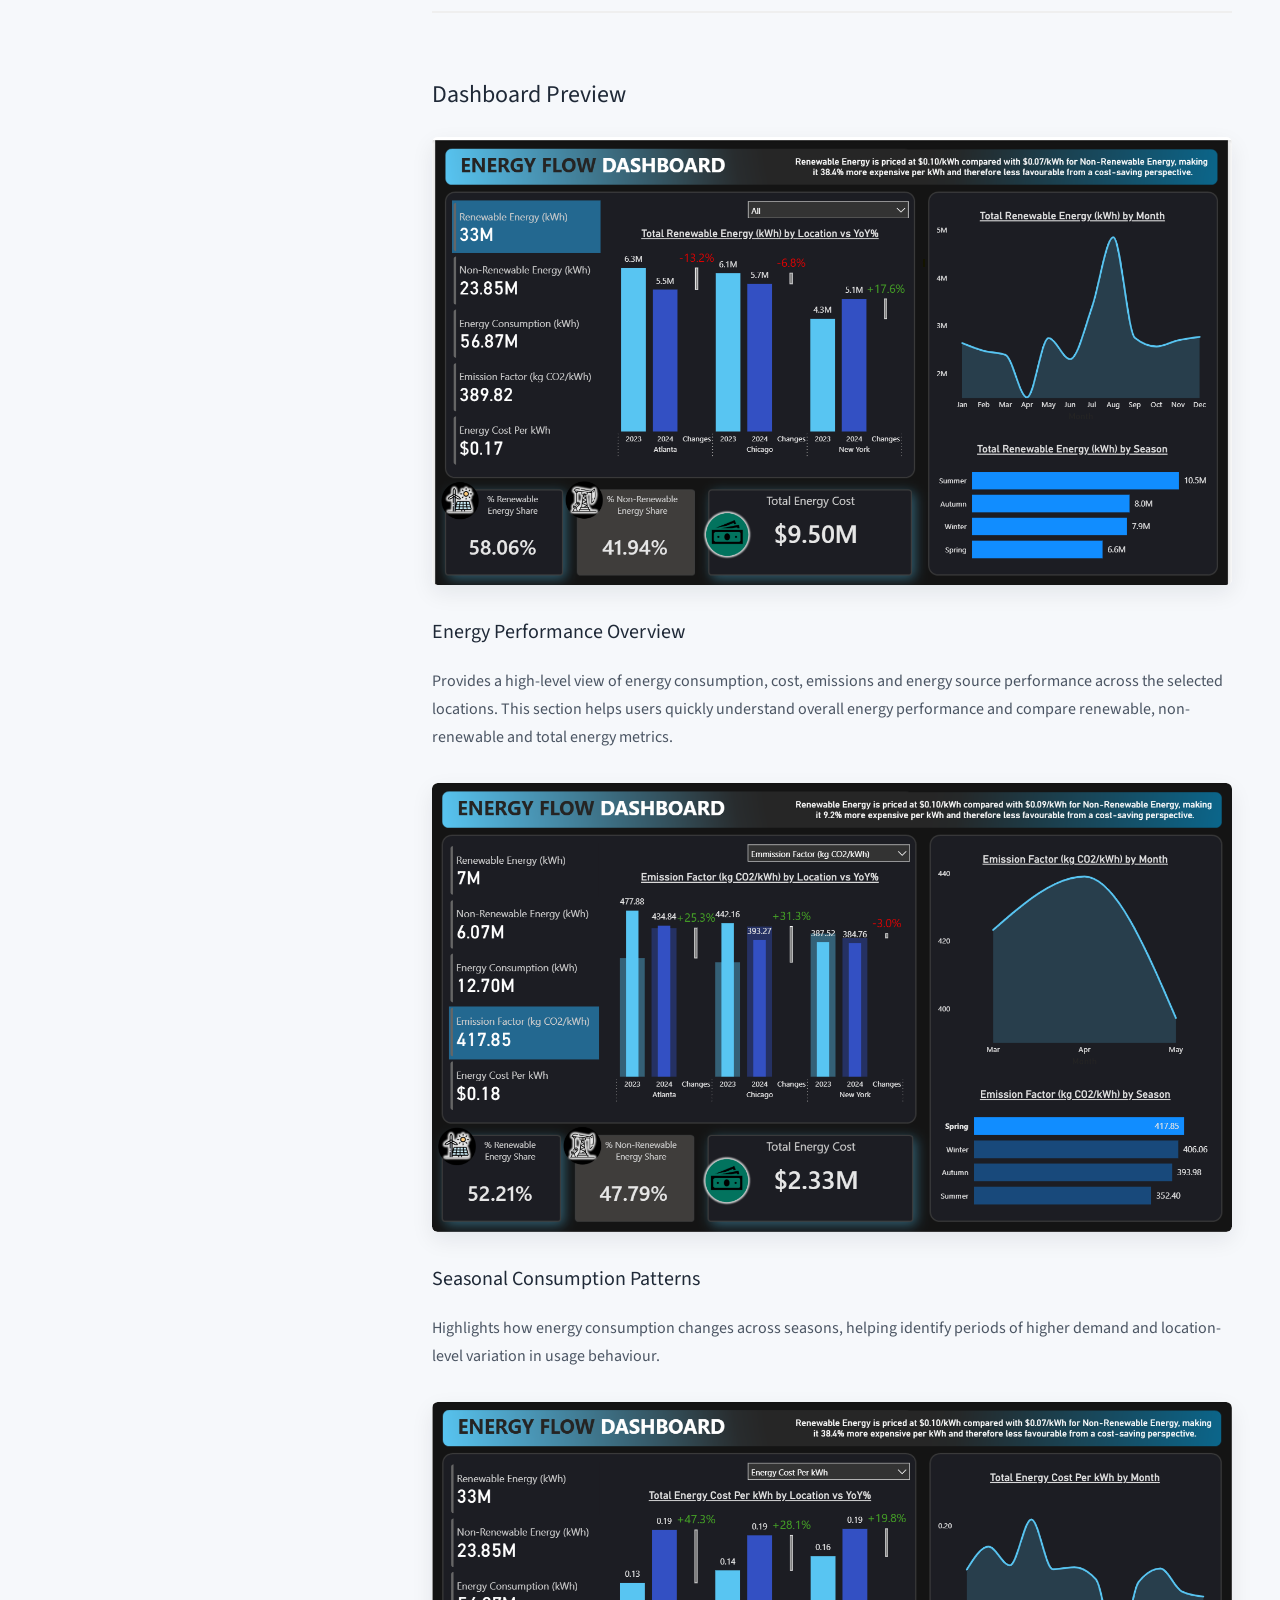
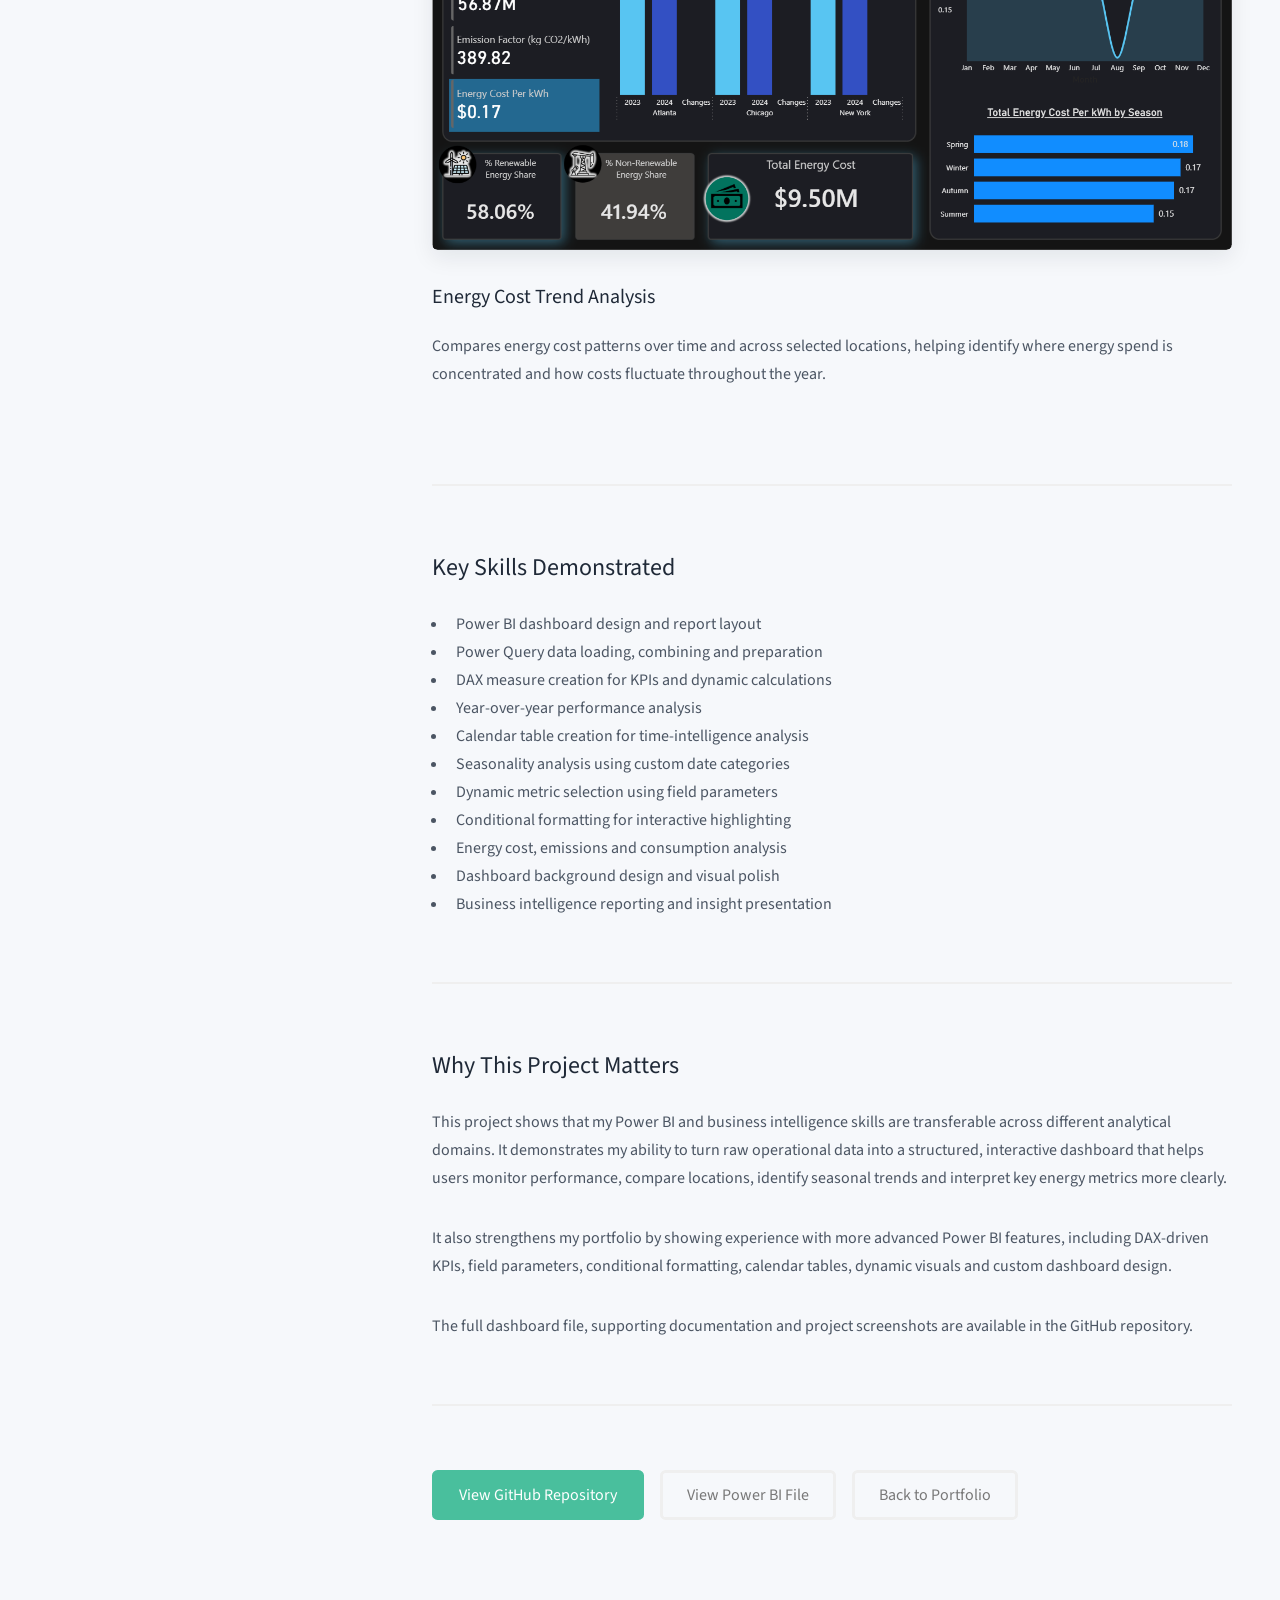
<file: energy-flow.html>
<!DOCTYPE HTML>
<html>
	<head>
		<title>Energy Flow Dashboard | George Oduk</title>
		<meta charset="utf-8" />
		<meta name="viewport" content="width=device-width, initial-scale=1, user-scalable=no" />
		<meta name="description" content="Energy Flow Dashboard portfolio project using Power BI, Power Query, DAX and Excel to analyse renewable and non-renewable energy consumption, cost efficiency, emissions, trends and seasonality." />
		<link rel="stylesheet" href="assets/css/main.css" />
	</head>

	<body class="is-preload energy-page">

		<header id="header">
			<div class="inner">
				<a href="index.html" class="image avatar"><img src="images/profile.jpg" alt="George Oduk profile photo" /></a>
				<h1><strong>Energy Flow Dashboard</strong><br />
				Power BI • DAX • Energy Analytics</h1>
				<p><a href="index.html">← Back to Portfolio</a></p>
			</div>
		</header>

		<div id="main">

			<section>
				<header class="major">
					<h2>Energy Flow Dashboard</h2>
				</header>

				<p>
					A Power BI dashboard analysing renewable and non-renewable energy consumption, cost efficiency, emissions, monthly trends and seasonal patterns across selected locations.
				</p>

				<span class="image fit project-screenshot">
					<img src="images/projects/energy/dashboard-overview.png" alt="Energy Flow dashboard overview showing energy consumption, cost, emissions and renewable versus non-renewable performance" />
				</span>
			</section>

			<section>
				<h2>Project Summary</h2>
				<p>
					This project involved building an interactive Power BI dashboard to monitor energy consumption, cost performance, emissions and renewable versus non-renewable energy usage across selected locations.
				</p>
				<p>
					The dashboard was designed to make energy performance easier to interpret by bringing multiple raw Excel files into a single reporting view. It allows users to compare locations, track monthly and seasonal patterns, analyse cost trends and understand how renewable and non-renewable energy sources contribute to overall consumption.
				</p>
				<p>
					The project demonstrates a full business intelligence workflow, including data preparation, data modelling, DAX measure creation, KPI design, dynamic visuals, conditional formatting and final dashboard presentation.
				</p>
			</section>

			<section>
				<h2>Tools Used</h2>
				<ul>
					<li>Power BI for dashboard development and visual reporting</li>
					<li>Power Query for importing, combining and preparing multiple Excel files</li>
					<li>DAX for KPI measures, dynamic calculations and year-over-year analysis</li>
					<li>Calendar table logic for time-based and seasonal analysis</li>
					<li>Field parameters for switchable energy metrics</li>
					<li>Conditional formatting for dynamic visual highlighting</li>
					<li>PowerPoint for dashboard background design and layout refinement</li>
				</ul>
			</section>

			<section>
				<h2>Dashboard Preview</h2>

				<div class="row">
					<article class="col-12 col-12-xsmall">
						<span class="image fit project-screenshot">
							<img src="images/projects/energy/dashboard-overview.png" alt="Energy Flow dashboard overview" />
						</span>
						<h3>Energy Performance Overview</h3>
						<p>
							Provides a high-level view of energy consumption, cost, emissions and energy source performance across the selected locations. This section helps users quickly understand overall energy performance and compare renewable, non-renewable and total energy metrics.
						</p>
					</article>

					<article class="col-12 col-12-xsmall">
						<span class="image fit project-screenshot">
							<img src="images/projects/energy/flow-spring.png" alt="Seasonal variation in energy consumption" />
						</span>
						<h3>Seasonal Consumption Patterns</h3>
						<p>
							Highlights how energy consumption changes across seasons, helping identify periods of higher demand and location-level variation in usage behaviour.
						</p>
					</article>

					<article class="col-12 col-12-xsmall">
						<span class="image fit project-screenshot">
							<img src="images/projects/energy/trend-cost.png" alt="Energy cost trend analysis" />
						</span>
						<h3>Energy Cost Trend Analysis</h3>
						<p>
							Compares energy cost patterns over time and across selected locations, helping identify where energy spend is concentrated and how costs fluctuate throughout the year.
						</p>
					</article>
				</div>
			</section>

			<section>
				<h2>Key Skills Demonstrated</h2>
				<ul>
					<li>Power BI dashboard design and report layout</li>
					<li>Power Query data loading, combining and preparation</li>
					<li>DAX measure creation for KPIs and dynamic calculations</li>
					<li>Year-over-year performance analysis</li>
					<li>Calendar table creation for time-intelligence analysis</li>
					<li>Seasonality analysis using custom date categories</li>
					<li>Dynamic metric selection using field parameters</li>
					<li>Conditional formatting for interactive highlighting</li>
					<li>Energy cost, emissions and consumption analysis</li>
					<li>Dashboard background design and visual polish</li>
					<li>Business intelligence reporting and insight presentation</li>
				</ul>
			</section>

			<section>
				<h2>Why This Project Matters</h2>
				<p>
					This project shows that my Power BI and business intelligence skills are transferable across different analytical domains. It demonstrates my ability to turn raw operational data into a structured, interactive dashboard that helps users monitor performance, compare locations, identify seasonal trends and interpret key energy metrics more clearly.
				</p>
				<p>
					It also strengthens my portfolio by showing experience with more advanced Power BI features, including DAX-driven KPIs, field parameters, conditional formatting, calendar tables, dynamic visuals and custom dashboard design.
				</p>
				<p>
					The full dashboard file, supporting documentation and project screenshots are available in the GitHub repository.
				</p>
			</section>

			<section>
				<ul class="actions">
					<li><a href="https://github.com/GeorgeOduk/energy-flow-dashboard-powerbi" class="button primary">View GitHub Repository</a></li>
					<li><a href="https://github.com/GeorgeOduk/energy-flow-dashboard-powerbi/blob/main/powerbi/Energy_Flow_Dashboard.pbix" class="button">View Power BI File</a></li>
					<li><a href="index.html" class="button">Back to Portfolio</a></li>
				</ul>
			</section>

		</div>

		<footer id="footer">
			<div class="inner">
				<ul class="icons">
					<li><a href="https://www.linkedin.com/in/george-oduk" class="icon brands fa-linkedin"><span class="label">LinkedIn</span></a></li>
					<li><a href="https://github.com/GeorgeOduk" class="icon brands fa-github"><span class="label">Github</span></a></li>
					<li><a href="mailto:george.oduk1@gmail.com" class="icon solid fa-envelope"><span class="label">Email</span></a></li>
				</ul>
				<ul class="copyright">
					</li>&copy; 2026 George Oduk. All rights reserved.</p>
				</ul>
			</div>
		</footer>

		<script src="assets/js/jquery.min.js"></script>
		<script src="assets/js/jquery.poptrox.min.js"></script>
		<script src="assets/js/browser.min.js"></script>
		<script src="assets/js/breakpoints.min.js"></script>
		<script src="assets/js/util.js"></script>
		<script src="assets/js/main.js"></script>

	</body>
</html>
</file>
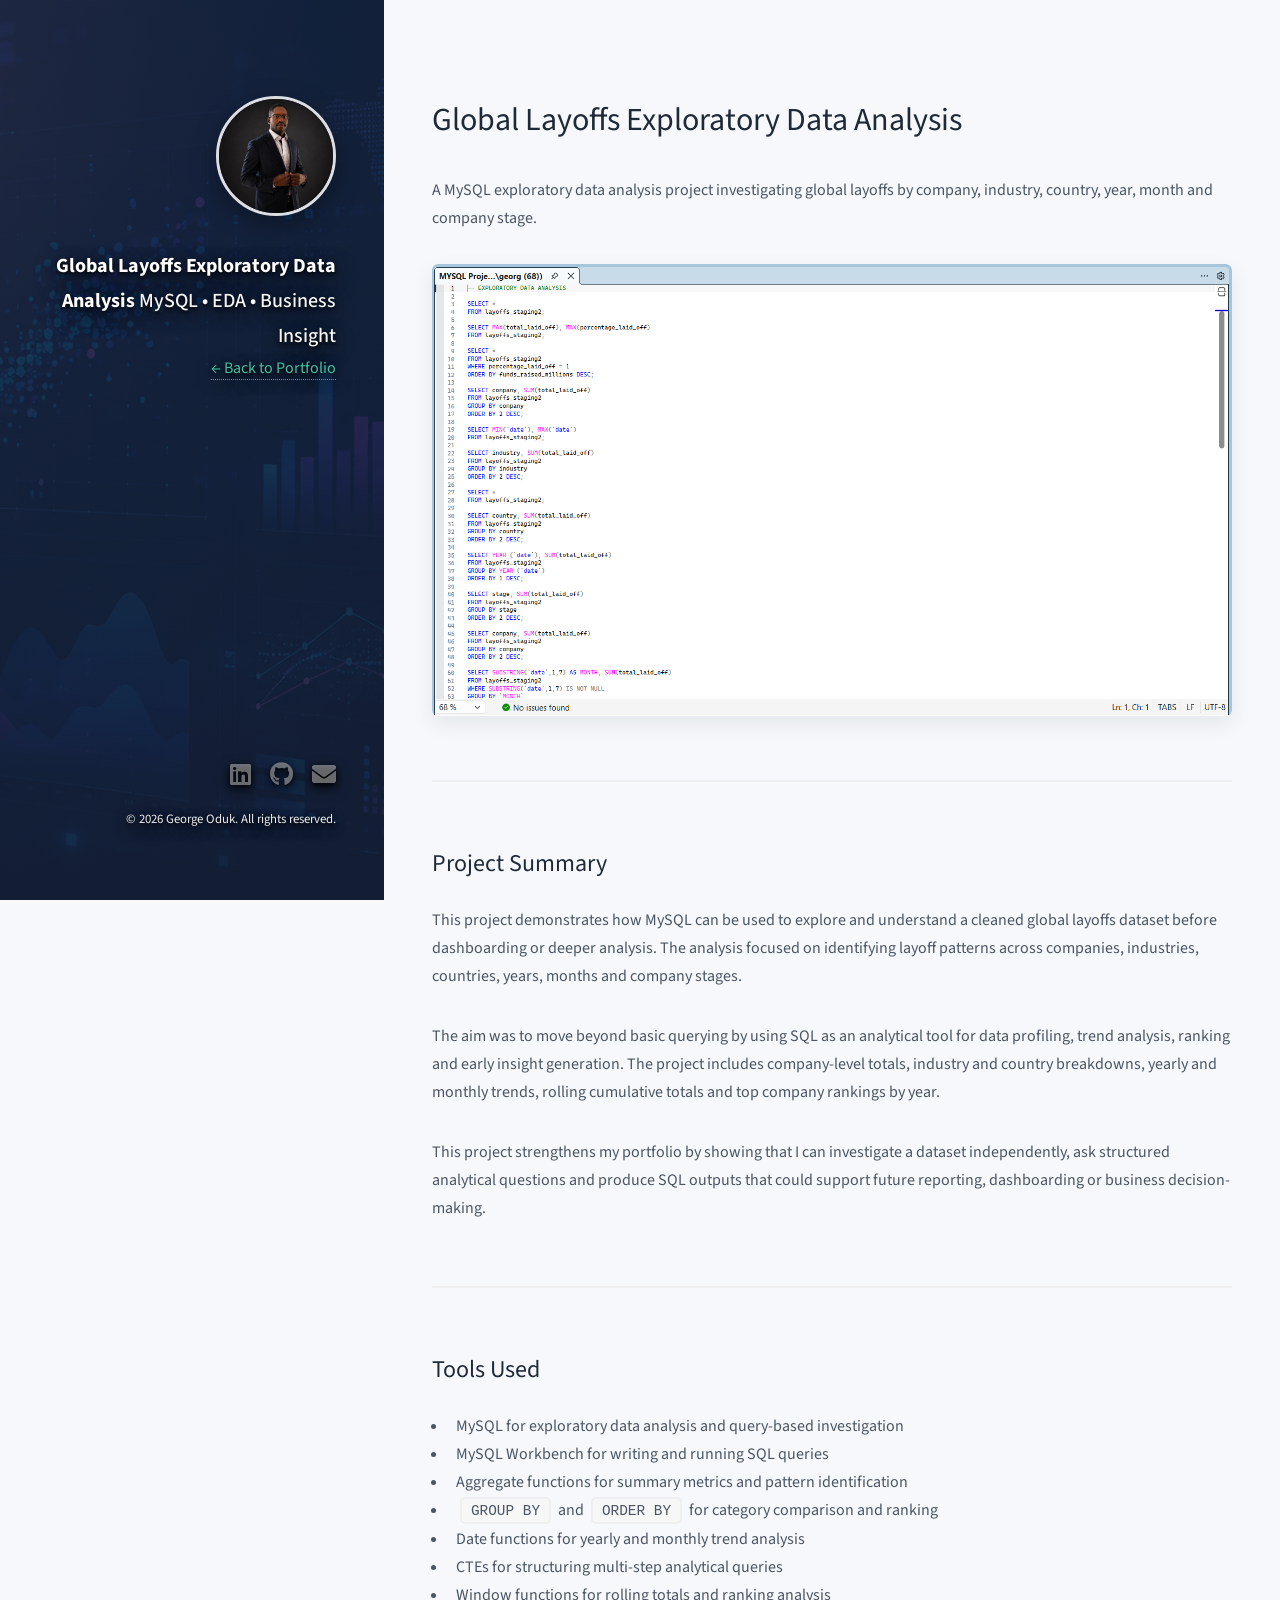
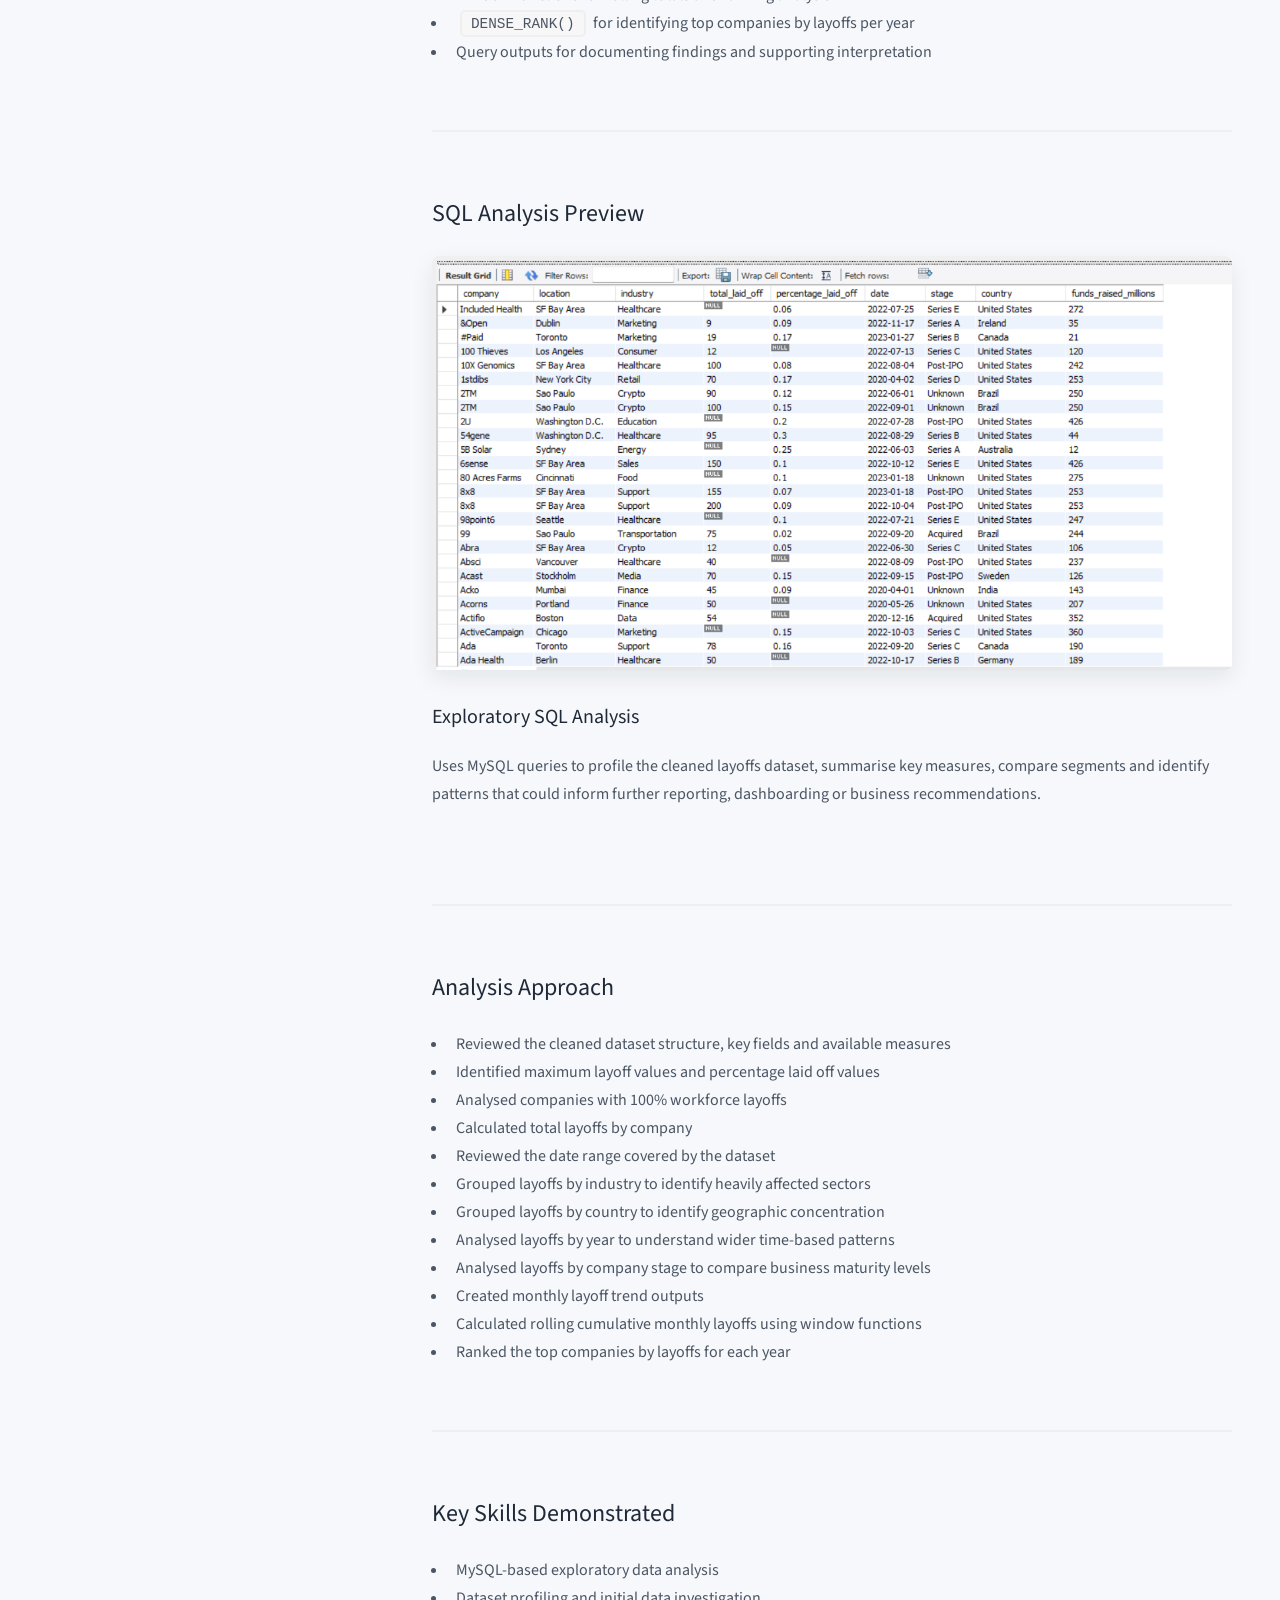
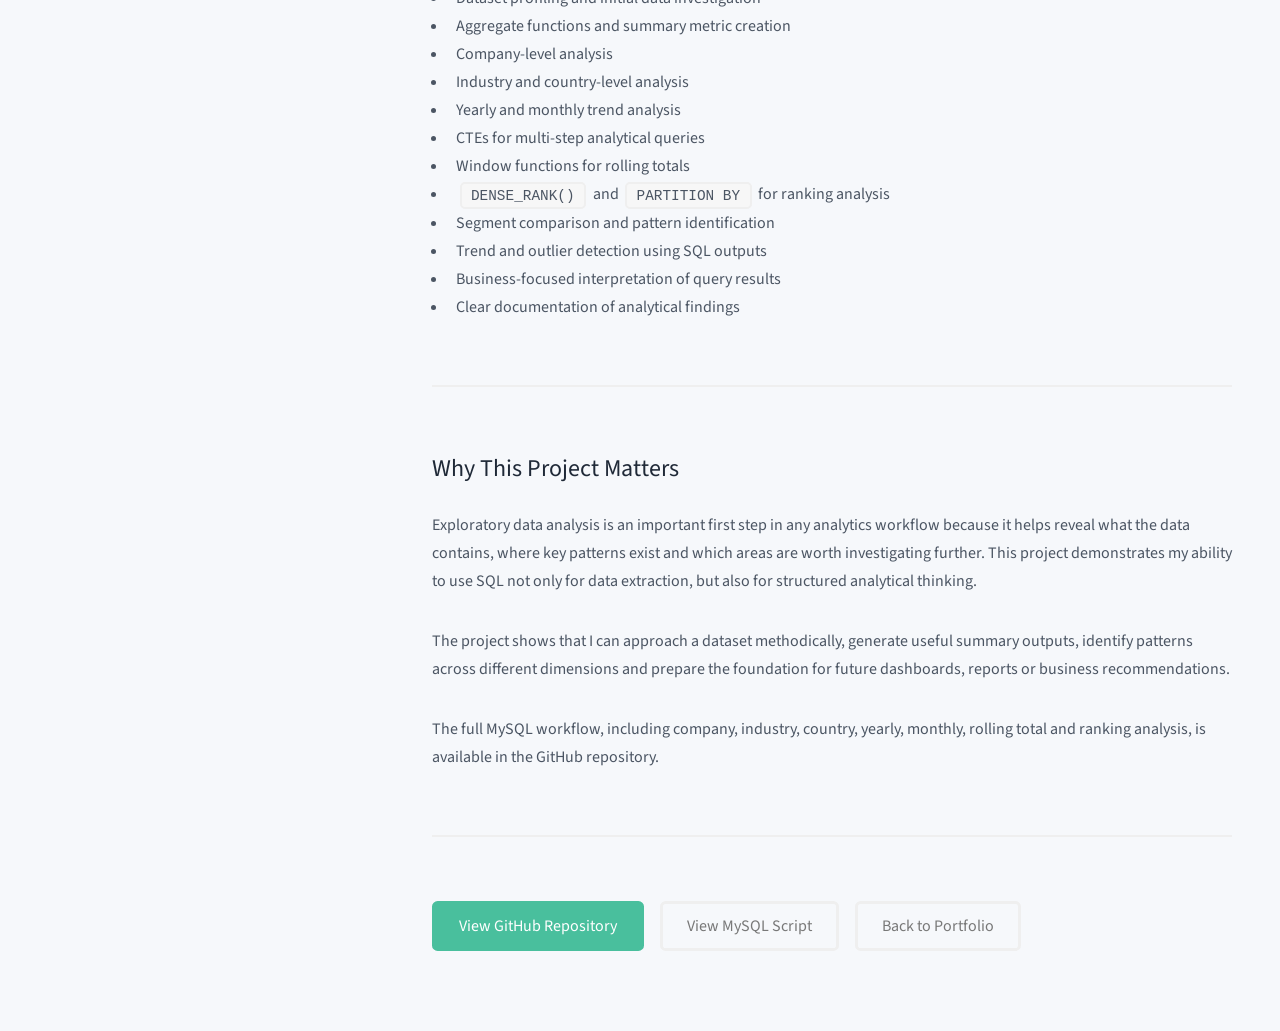
<file: exploratory-analysis.html>
<!DOCTYPE HTML>
<html>
	<head>
		<title>Global Layoffs Exploratory Data Analysis | George Oduk</title>
		<meta charset="utf-8" />
		<meta name="viewport" content="width=device-width, initial-scale=1, user-scalable=no" />
		<meta name="description" content="Global Layoffs Exploratory Data Analysis portfolio project using MySQL to analyse layoffs by company, industry, country, year, month and company stage." />
		<link rel="stylesheet" href="assets/css/main.css" />
	</head>

	<body class="is-preload eda-page">

		<header id="header">
			<div class="inner">
				<a href="index.html" class="image avatar"><img src="images/profile.jpg" alt="George Oduk profile photo" /></a>
				<h1><strong>Global Layoffs Exploratory Data Analysis</strong><br />
				MySQL • EDA • Business Insight</h1>
				<p><a href="index.html">← Back to Portfolio</a></p>
			</div>
		</header>

		<div id="main">

			<section>
				<header class="major">
					<h2>Global Layoffs Exploratory Data Analysis</h2>
				</header>

				<p>
					A MySQL exploratory data analysis project investigating global layoffs by company, industry, country, year, month and company stage.
				</p>

				<span class="image fit project-screenshot">
					<img src="images/projects/eda/cover.png" alt="Global layoffs exploratory SQL analysis project preview" />
				</span>
			</section>

			<section>
				<h2>Project Summary</h2>
				<p>
					This project demonstrates how MySQL can be used to explore and understand a cleaned global layoffs dataset before dashboarding or deeper analysis. The analysis focused on identifying layoff patterns across companies, industries, countries, years, months and company stages.
				</p>
				<p>
					The aim was to move beyond basic querying by using SQL as an analytical tool for data profiling, trend analysis, ranking and early insight generation. The project includes company-level totals, industry and country breakdowns, yearly and monthly trends, rolling cumulative totals and top company rankings by year.
				</p>
				<p>
					This project strengthens my portfolio by showing that I can investigate a dataset independently, ask structured analytical questions and produce SQL outputs that could support future reporting, dashboarding or business decision-making.
				</p>
			</section>

			<section>
				<h2>Tools Used</h2>
				<ul>
					<li>MySQL for exploratory data analysis and query-based investigation</li>
					<li>MySQL Workbench for writing and running SQL queries</li>
					<li>Aggregate functions for summary metrics and pattern identification</li>
					<li><code>GROUP BY</code> and <code>ORDER BY</code> for category comparison and ranking</li>
					<li>Date functions for yearly and monthly trend analysis</li>
					<li>CTEs for structuring multi-step analytical queries</li>
					<li>Window functions for rolling totals and ranking analysis</li>
					<li><code>DENSE_RANK()</code> for identifying top companies by layoffs per year</li>
					<li>Query outputs for documenting findings and supporting interpretation</li>
				</ul>
			</section>

			<section>
				<h2>SQL Analysis Preview</h2>

				<div class="row">
					<article class="col-12 col-12-xsmall">
						<span class="image fit project-screenshot">
							<img src="images/projects/eda/page2.png" alt="Global layoffs exploratory SQL analysis preview" />
						</span>
						<h3>Exploratory SQL Analysis</h3>
						<p>
							Uses MySQL queries to profile the cleaned layoffs dataset, summarise key measures, compare segments and identify patterns that could inform further reporting, dashboarding or business recommendations.
						</p>
					</article>
				</div>
			</section>

			<section>
				<h2>Analysis Approach</h2>
				<ul>
					<li>Reviewed the cleaned dataset structure, key fields and available measures</li>
					<li>Identified maximum layoff values and percentage laid off values</li>
					<li>Analysed companies with 100% workforce layoffs</li>
					<li>Calculated total layoffs by company</li>
					<li>Reviewed the date range covered by the dataset</li>
					<li>Grouped layoffs by industry to identify heavily affected sectors</li>
					<li>Grouped layoffs by country to identify geographic concentration</li>
					<li>Analysed layoffs by year to understand wider time-based patterns</li>
					<li>Analysed layoffs by company stage to compare business maturity levels</li>
					<li>Created monthly layoff trend outputs</li>
					<li>Calculated rolling cumulative monthly layoffs using window functions</li>
					<li>Ranked the top companies by layoffs for each year</li>
				</ul>
			</section>

			<section>
				<h2>Key Skills Demonstrated</h2>
				<ul>
					<li>MySQL-based exploratory data analysis</li>
					<li>Dataset profiling and initial data investigation</li>
					<li>Aggregate functions and summary metric creation</li>
					<li>Company-level analysis</li>
					<li>Industry and country-level analysis</li>
					<li>Yearly and monthly trend analysis</li>
					<li>CTEs for multi-step analytical queries</li>
					<li>Window functions for rolling totals</li>
					<li><code>DENSE_RANK()</code> and <code>PARTITION BY</code> for ranking analysis</li>
					<li>Segment comparison and pattern identification</li>
					<li>Trend and outlier detection using SQL outputs</li>
					<li>Business-focused interpretation of query results</li>
					<li>Clear documentation of analytical findings</li>
				</ul>
			</section>

			<section>
				<h2>Why This Project Matters</h2>
				<p>
					Exploratory data analysis is an important first step in any analytics workflow because it helps reveal what the data contains, where key patterns exist and which areas are worth investigating further. This project demonstrates my ability to use SQL not only for data extraction, but also for structured analytical thinking.
				</p>
				<p>
					The project shows that I can approach a dataset methodically, generate useful summary outputs, identify patterns across different dimensions and prepare the foundation for future dashboards, reports or business recommendations.
				</p>
				<p>
					The full MySQL workflow, including company, industry, country, yearly, monthly, rolling total and ranking analysis, is available in the GitHub repository.
				</p>
			</section>

			<section>
				<ul class="actions">
					<li><a href="https://github.com/GeorgeOduk/global-layoffs-eda-mysql" class="button primary">View GitHub Repository</a></li>
					<li><a href="https://github.com/GeorgeOduk/global-layoffs-eda-mysql/blob/main/mysql/layoffs_exploratory_data_analysis_mysql.sql" class="button">View MySQL Script</a></li>
					<li><a href="index.html" class="button">Back to Portfolio</a></li>
				</ul>
			</section>

		</div>

		<footer id="footer">
			<div class="inner">
				<ul class="icons">
					<li><a href="https://www.linkedin.com/in/george-oduk" class="icon brands fa-linkedin"><span class="label">LinkedIn</span></a></li>
					<li><a href="https://github.com/GeorgeOduk" class="icon brands fa-github"><span class="label">Github</span></a></li>
					<li><a href="mailto:george.oduk1@gmail.com" class="icon solid fa-envelope"><span class="label">Email</span></a></li>
				</ul>
				<ul class="copyright">
					</li>&copy; 2026 George Oduk. All rights reserved.</p>
				</ul>
			</div>
		</footer>

		<script src="assets/js/jquery.min.js"></script>
		<script src="assets/js/jquery.poptrox.min.js"></script>
		<script src="assets/js/browser.min.js"></script>
		<script src="assets/js/breakpoints.min.js"></script>
		<script src="assets/js/util.js"></script>
		<script src="assets/js/main.js"></script>

	</body>
</html>
</file>
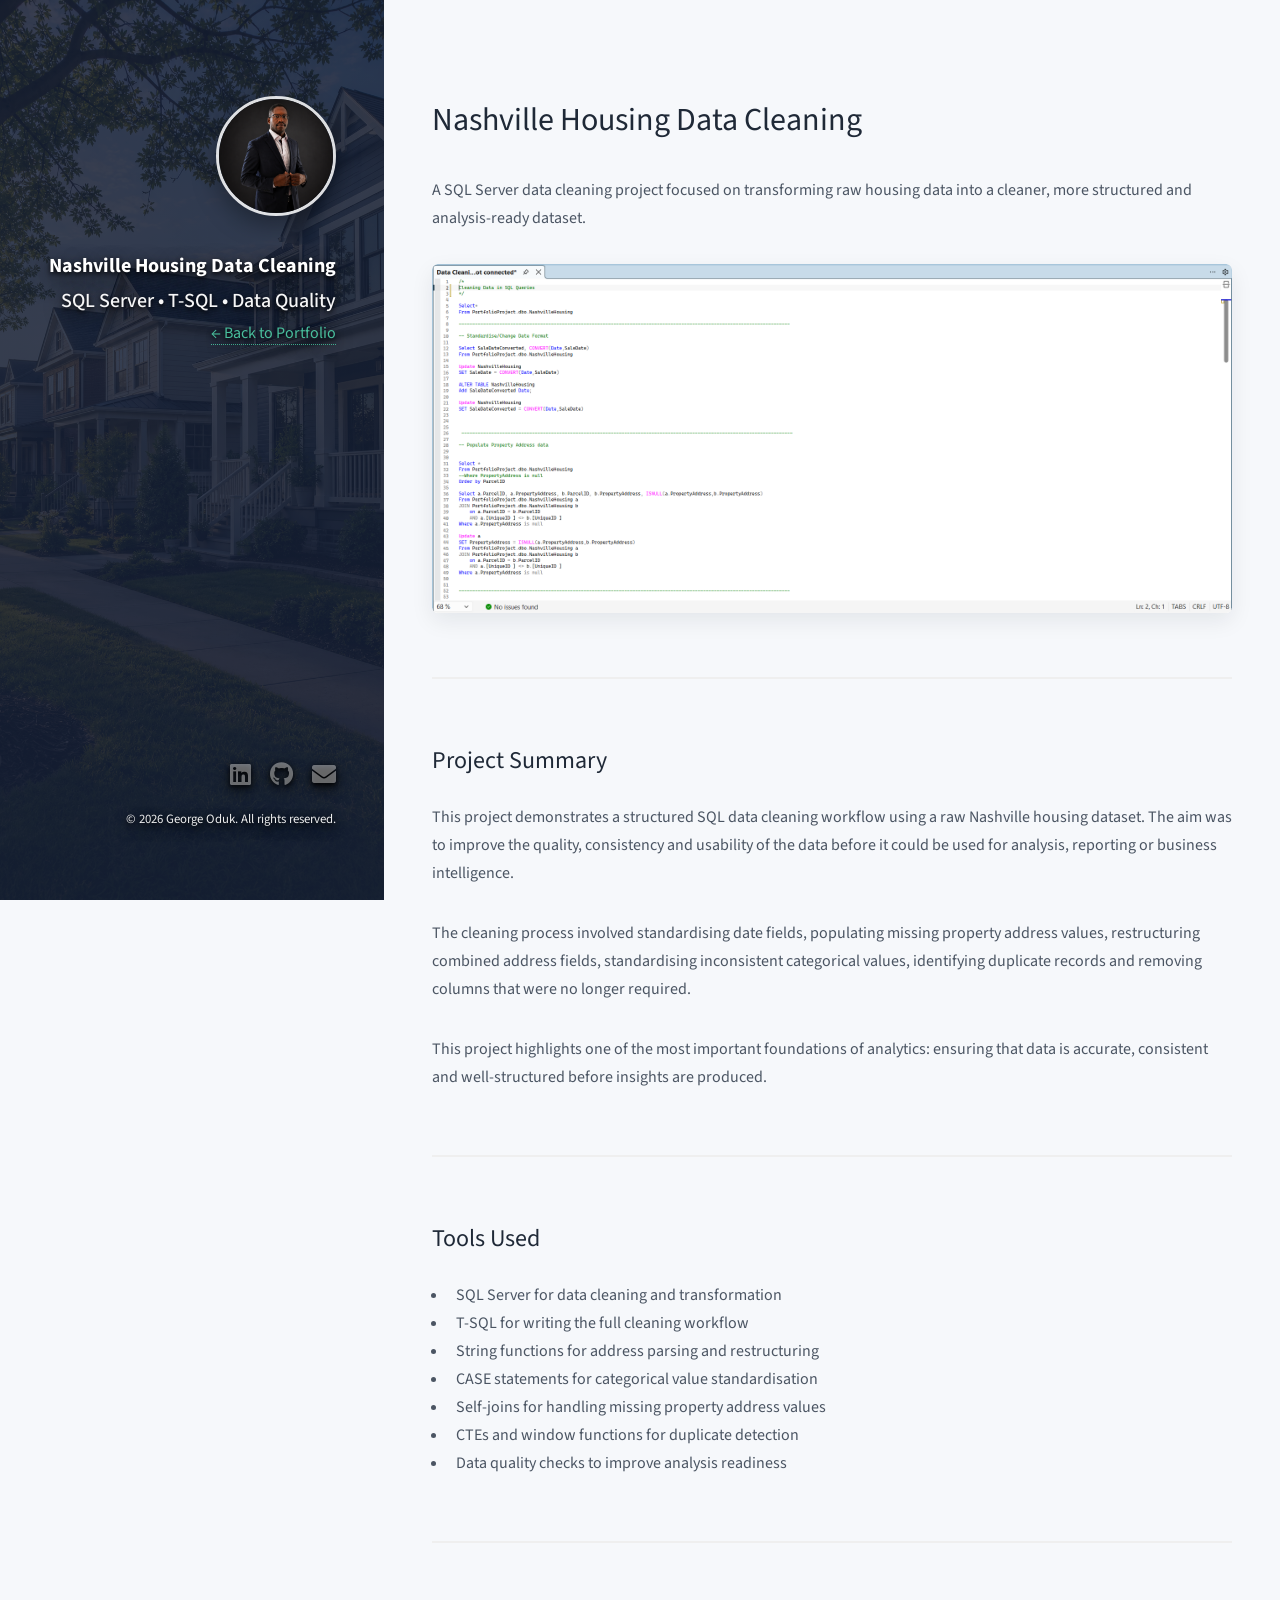
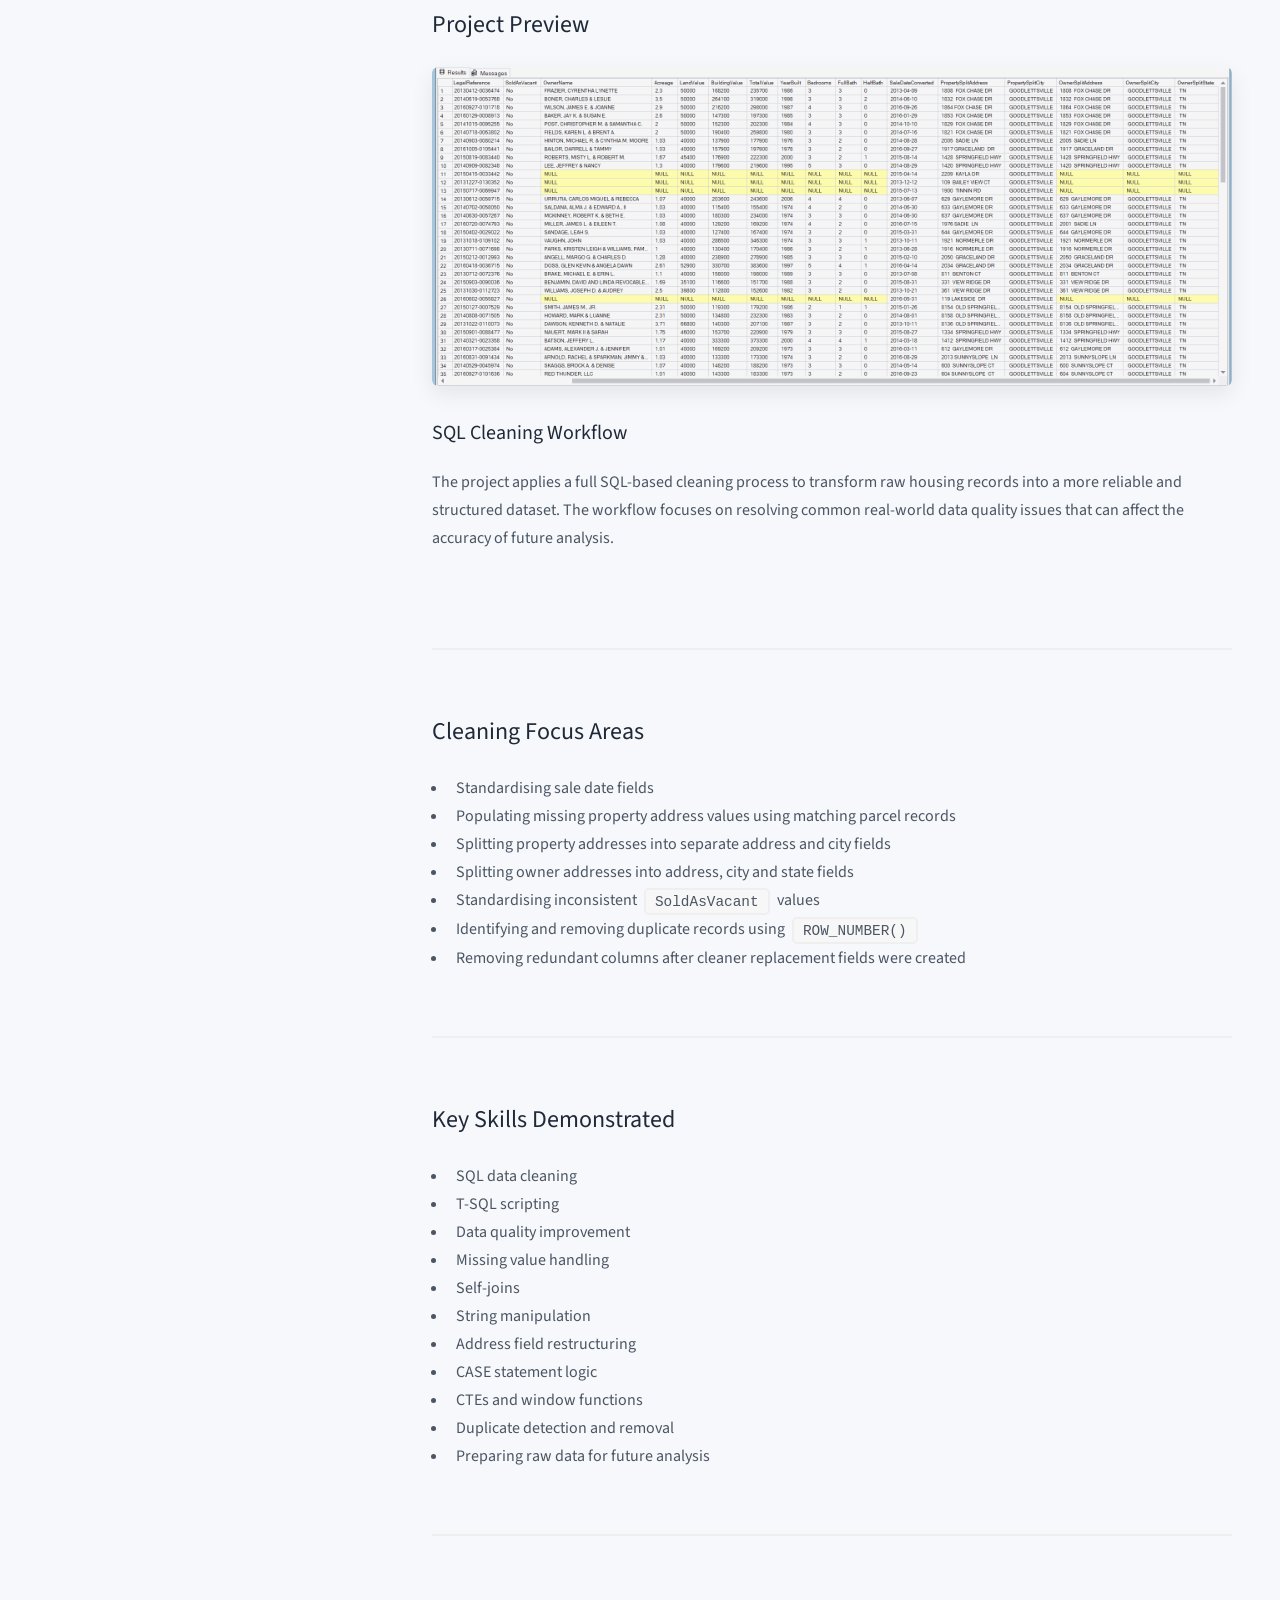
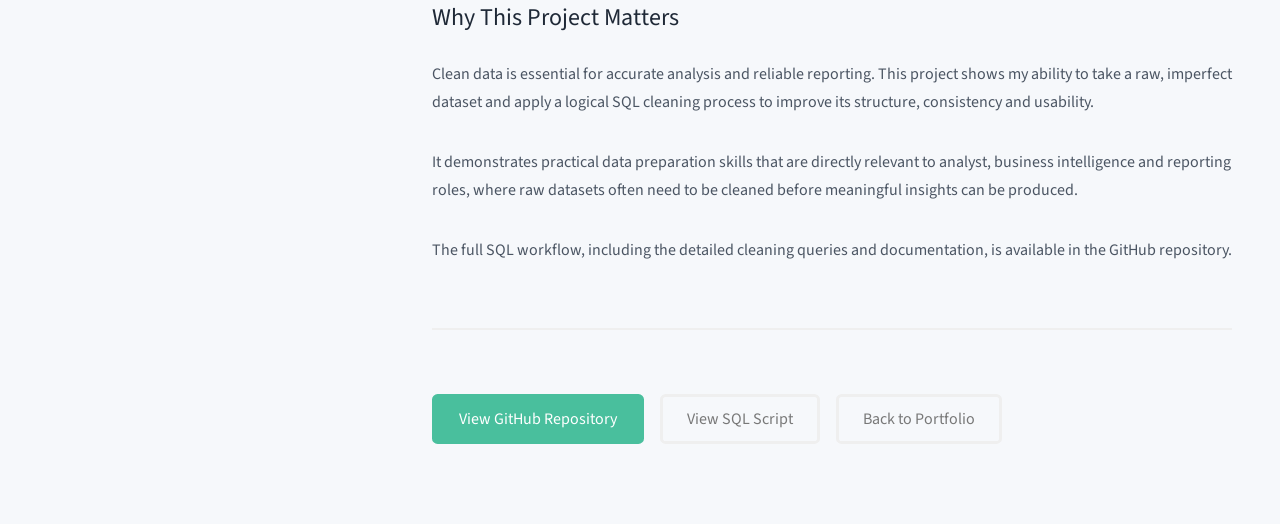
<file: nashville-housing.html>
<!DOCTYPE HTML>
<html>
	<head>
		<title>Nashville Housing Data Cleaning | George Oduk</title>
		<meta charset="utf-8" />
		<meta name="viewport" content="width=device-width, initial-scale=1, user-scalable=no" />
		<meta name="description" content="Nashville Housing Data Cleaning portfolio project using SQL Server and T-SQL to clean, standardise and prepare raw housing data for analysis." />
		<link rel="stylesheet" href="assets/css/main.css" />
	</head>

	<body class="is-preload nashville-page">

		<header id="header">
			<div class="inner">
				<a href="index.html" class="image avatar"><img src="images/profile.jpg" alt="George Oduk profile photo" /></a>
				<h1><strong>Nashville Housing Data Cleaning</strong><br />
				SQL Server • T-SQL • Data Quality</h1>
				<p><a href="index.html">← Back to Portfolio</a></p>
			</div>
		</header>

		<div id="main">

			<section>
				<header class="major">
					<h2>Nashville Housing Data Cleaning</h2>
				</header>

				<p>
					A SQL Server data cleaning project focused on transforming raw housing data into a cleaner, more structured and analysis-ready dataset.
				</p>

				<span class="image fit project-screenshot">
					<img src="images/projects/nashville/cover.png" alt="Nashville Housing SQL data cleaning project preview" />
				</span>
			</section>

			<section>
				<h2>Project Summary</h2>
				<p>
					This project demonstrates a structured SQL data cleaning workflow using a raw Nashville housing dataset. The aim was to improve the quality, consistency and usability of the data before it could be used for analysis, reporting or business intelligence.
				</p>
				<p>
					The cleaning process involved standardising date fields, populating missing property address values, restructuring combined address fields, standardising inconsistent categorical values, identifying duplicate records and removing columns that were no longer required.
				</p>
				<p>
					This project highlights one of the most important foundations of analytics: ensuring that data is accurate, consistent and well-structured before insights are produced.
				</p>
			</section>

			<section>
				<h2>Tools Used</h2>
				<ul>
					<li>SQL Server for data cleaning and transformation</li>
					<li>T-SQL for writing the full cleaning workflow</li>
					<li>String functions for address parsing and restructuring</li>
					<li>CASE statements for categorical value standardisation</li>
					<li>Self-joins for handling missing property address values</li>
					<li>CTEs and window functions for duplicate detection</li>
					<li>Data quality checks to improve analysis readiness</li>
				</ul>
			</section>

			<section>
				<h2>Project Preview</h2>

				<div class="row">
					<article class="col-12 col-12-xsmall">
						<span class="image fit project-screenshot">
							<img src="images/projects/nashville/page2.png" alt="Nashville Housing SQL project preview" />
						</span>
						<h3>SQL Cleaning Workflow</h3>
						<p>
							The project applies a full SQL-based cleaning process to transform raw housing records into a more reliable and structured dataset. The workflow focuses on resolving common real-world data quality issues that can affect the accuracy of future analysis.
						</p>
					</article>
				</div>
			</section>

			<section>
				<h2>Cleaning Focus Areas</h2>
				<ul>
					<li>Standardising sale date fields</li>
					<li>Populating missing property address values using matching parcel records</li>
					<li>Splitting property addresses into separate address and city fields</li>
					<li>Splitting owner addresses into address, city and state fields</li>
					<li>Standardising inconsistent <code>SoldAsVacant</code> values</li>
					<li>Identifying and removing duplicate records using <code>ROW_NUMBER()</code></li>
					<li>Removing redundant columns after cleaner replacement fields were created</li>
				</ul>
			</section>

			<section>
				<h2>Key Skills Demonstrated</h2>
				<ul>
					<li>SQL data cleaning</li>
					<li>T-SQL scripting</li>
					<li>Data quality improvement</li>
					<li>Missing value handling</li>
					<li>Self-joins</li>
					<li>String manipulation</li>
					<li>Address field restructuring</li>
					<li>CASE statement logic</li>
					<li>CTEs and window functions</li>
					<li>Duplicate detection and removal</li>
					<li>Preparing raw data for future analysis</li>
				</ul>
			</section>

			<section>
				<h2>Why This Project Matters</h2>
				<p>
					Clean data is essential for accurate analysis and reliable reporting. This project shows my ability to take a raw, imperfect dataset and apply a logical SQL cleaning process to improve its structure, consistency and usability.
				</p>
				<p>
					It demonstrates practical data preparation skills that are directly relevant to analyst, business intelligence and reporting roles, where raw datasets often need to be cleaned before meaningful insights can be produced.
				</p>
				<p>
					The full SQL workflow, including the detailed cleaning queries and documentation, is available in the GitHub repository.
				</p>
			</section>

			<section>
				<ul class="actions">
					<li><a href="https://github.com/GeorgeOduk/nashville-housing-data-cleaning-sql" class="button primary">View GitHub Repository</a></li>
					<li><a href="https://github.com/GeorgeOduk/nashville-housing-data-cleaning-sql/blob/main/sql/nashville_housing_data_cleaning.sql" class="button">View SQL Script</a></li>
					<li><a href="index.html" class="button">Back to Portfolio</a></li>
				</ul>
			</section>

		</div>

		<footer id="footer">
			<div class="inner">
				<ul class="icons">
					<li><a href="https://www.linkedin.com/in/george-oduk" class="icon brands fa-linkedin"><span class="label">LinkedIn</span></a></li>
					<li><a href="https://github.com/GeorgeOduk" class="icon brands fa-github"><span class="label">Github</span></a></li>
					<li><a href="mailto:george.oduk1@gmail.com" class="icon solid fa-envelope"><span class="label">Email</span></a></li>
				</ul>
				<ul class="copyright">
					</li>&copy; 2026 George Oduk. All rights reserved.</p>
				</ul>
			</div>
		</footer>

		<script src="assets/js/jquery.min.js"></script>
		<script src="assets/js/jquery.poptrox.min.js"></script>
		<script src="assets/js/browser.min.js"></script>
		<script src="assets/js/breakpoints.min.js"></script>
		<script src="assets/js/util.js"></script>
		<script src="assets/js/main.js"></script>

	</body>
</html>
</file>
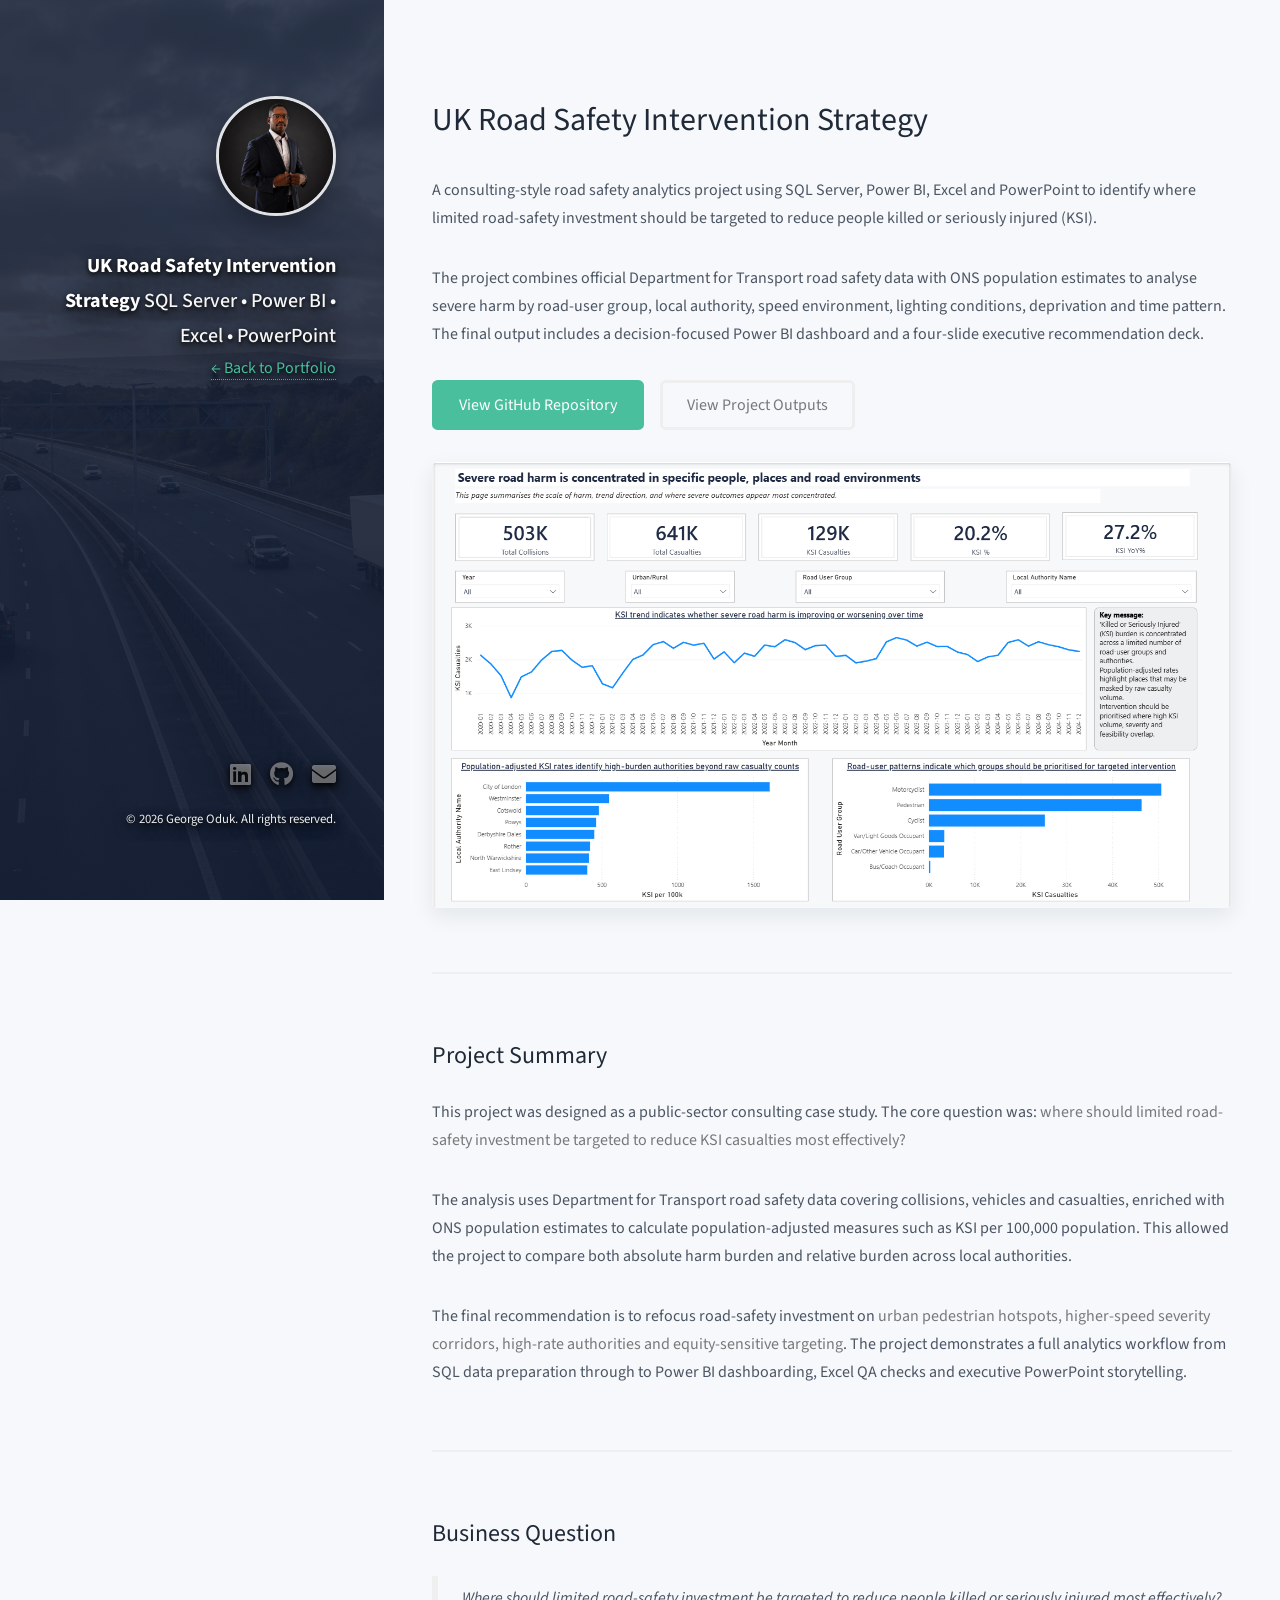
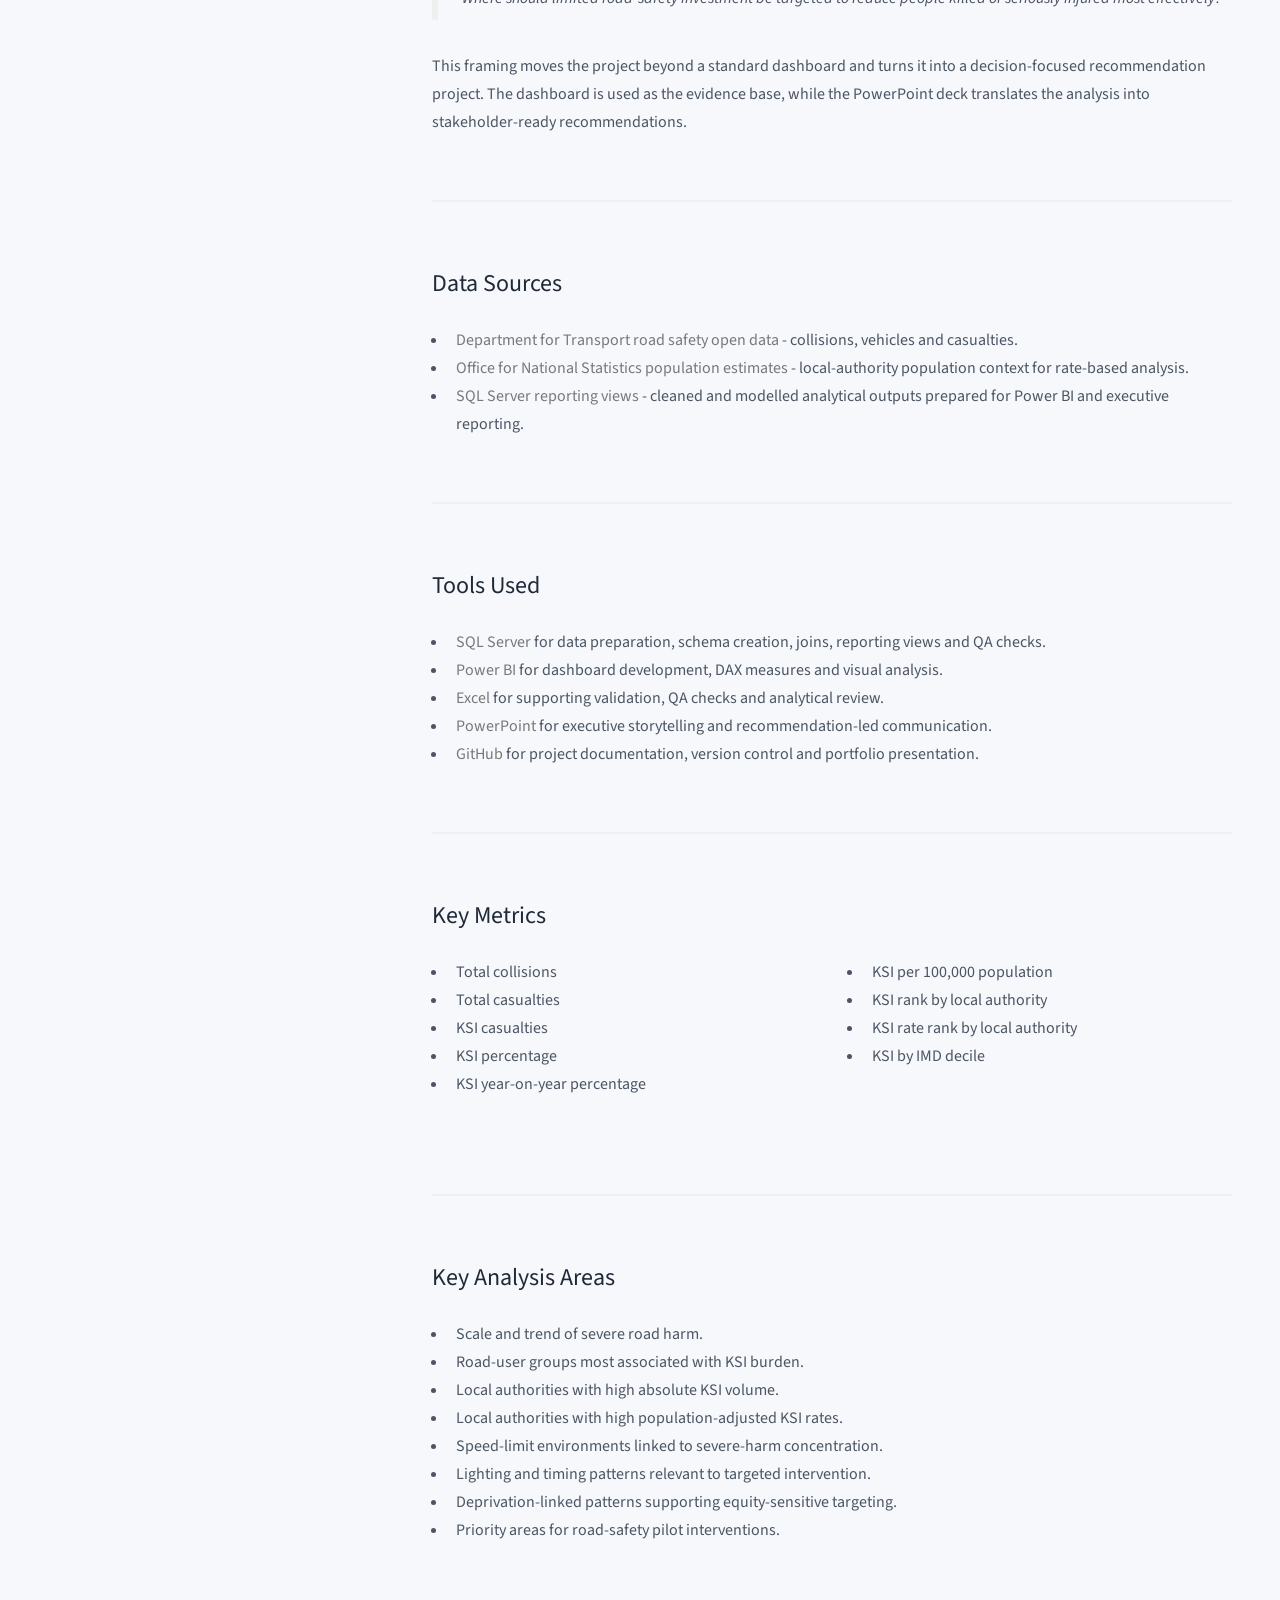
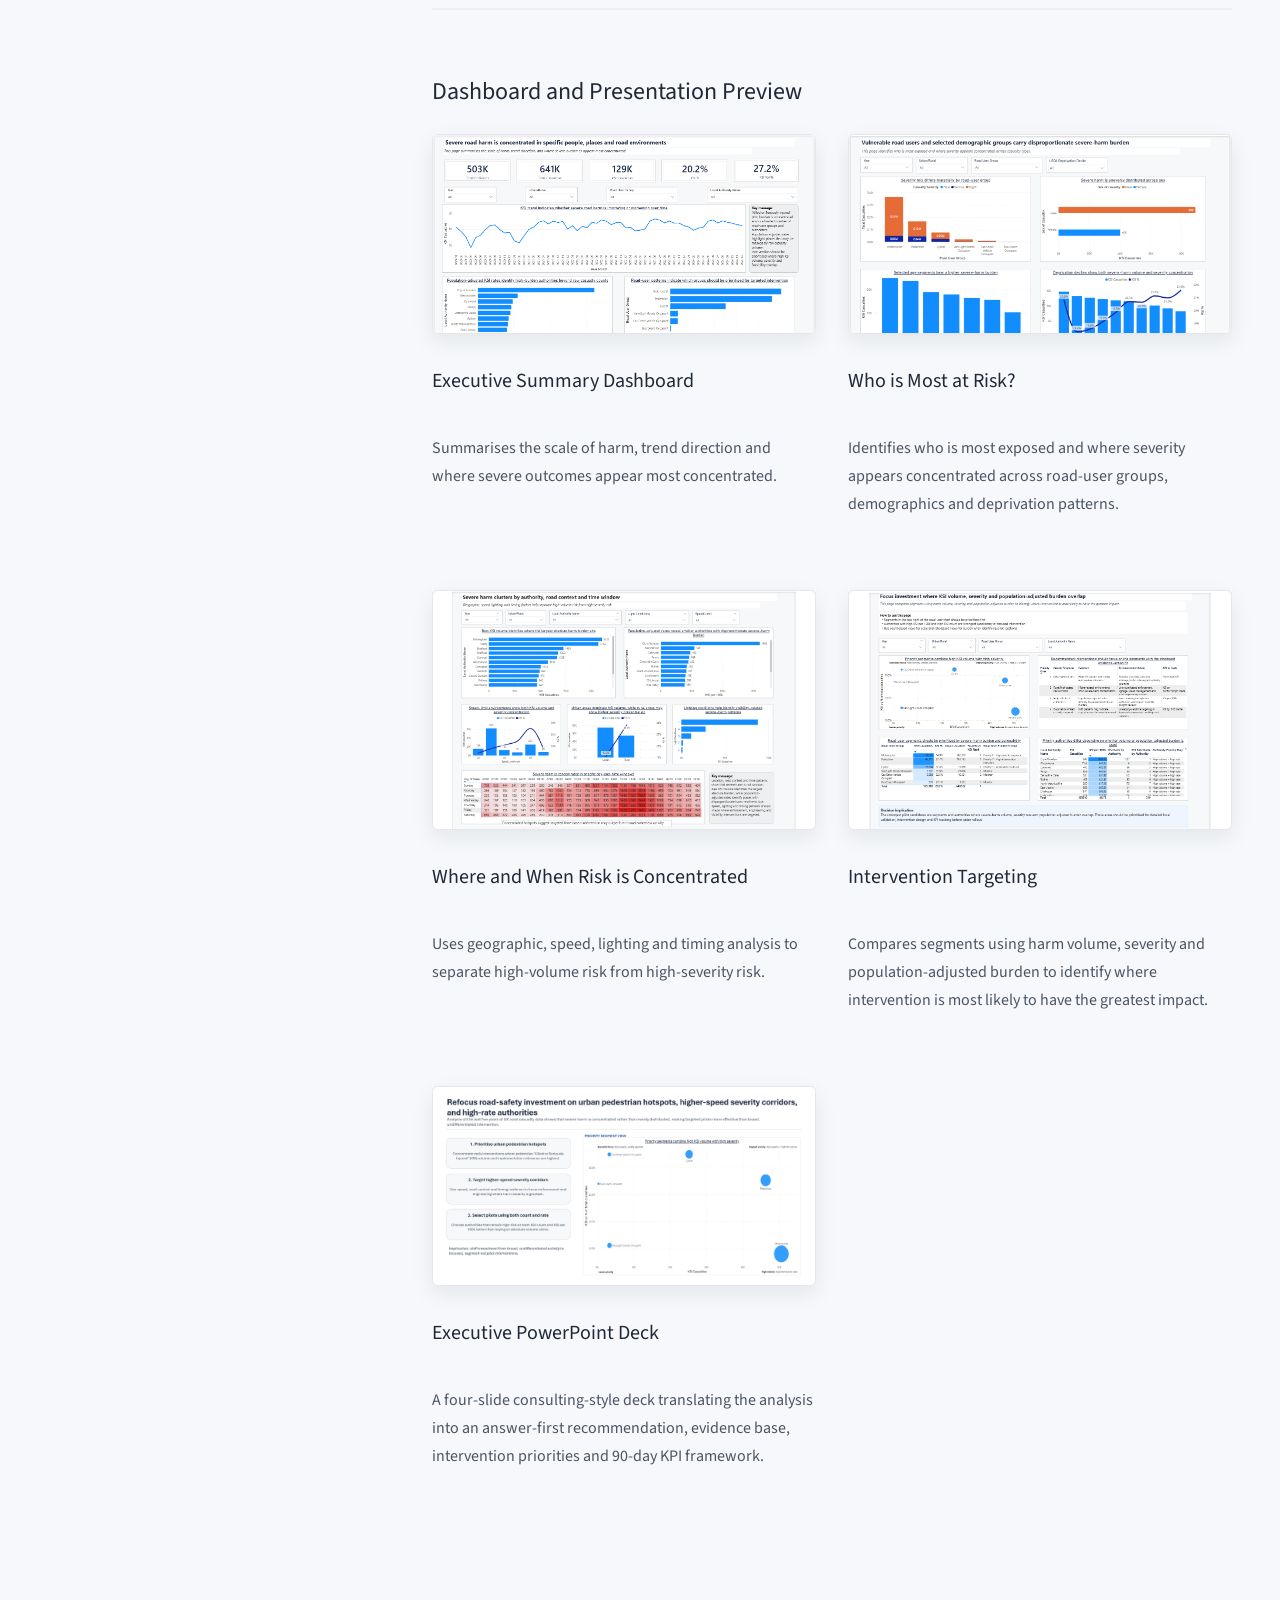
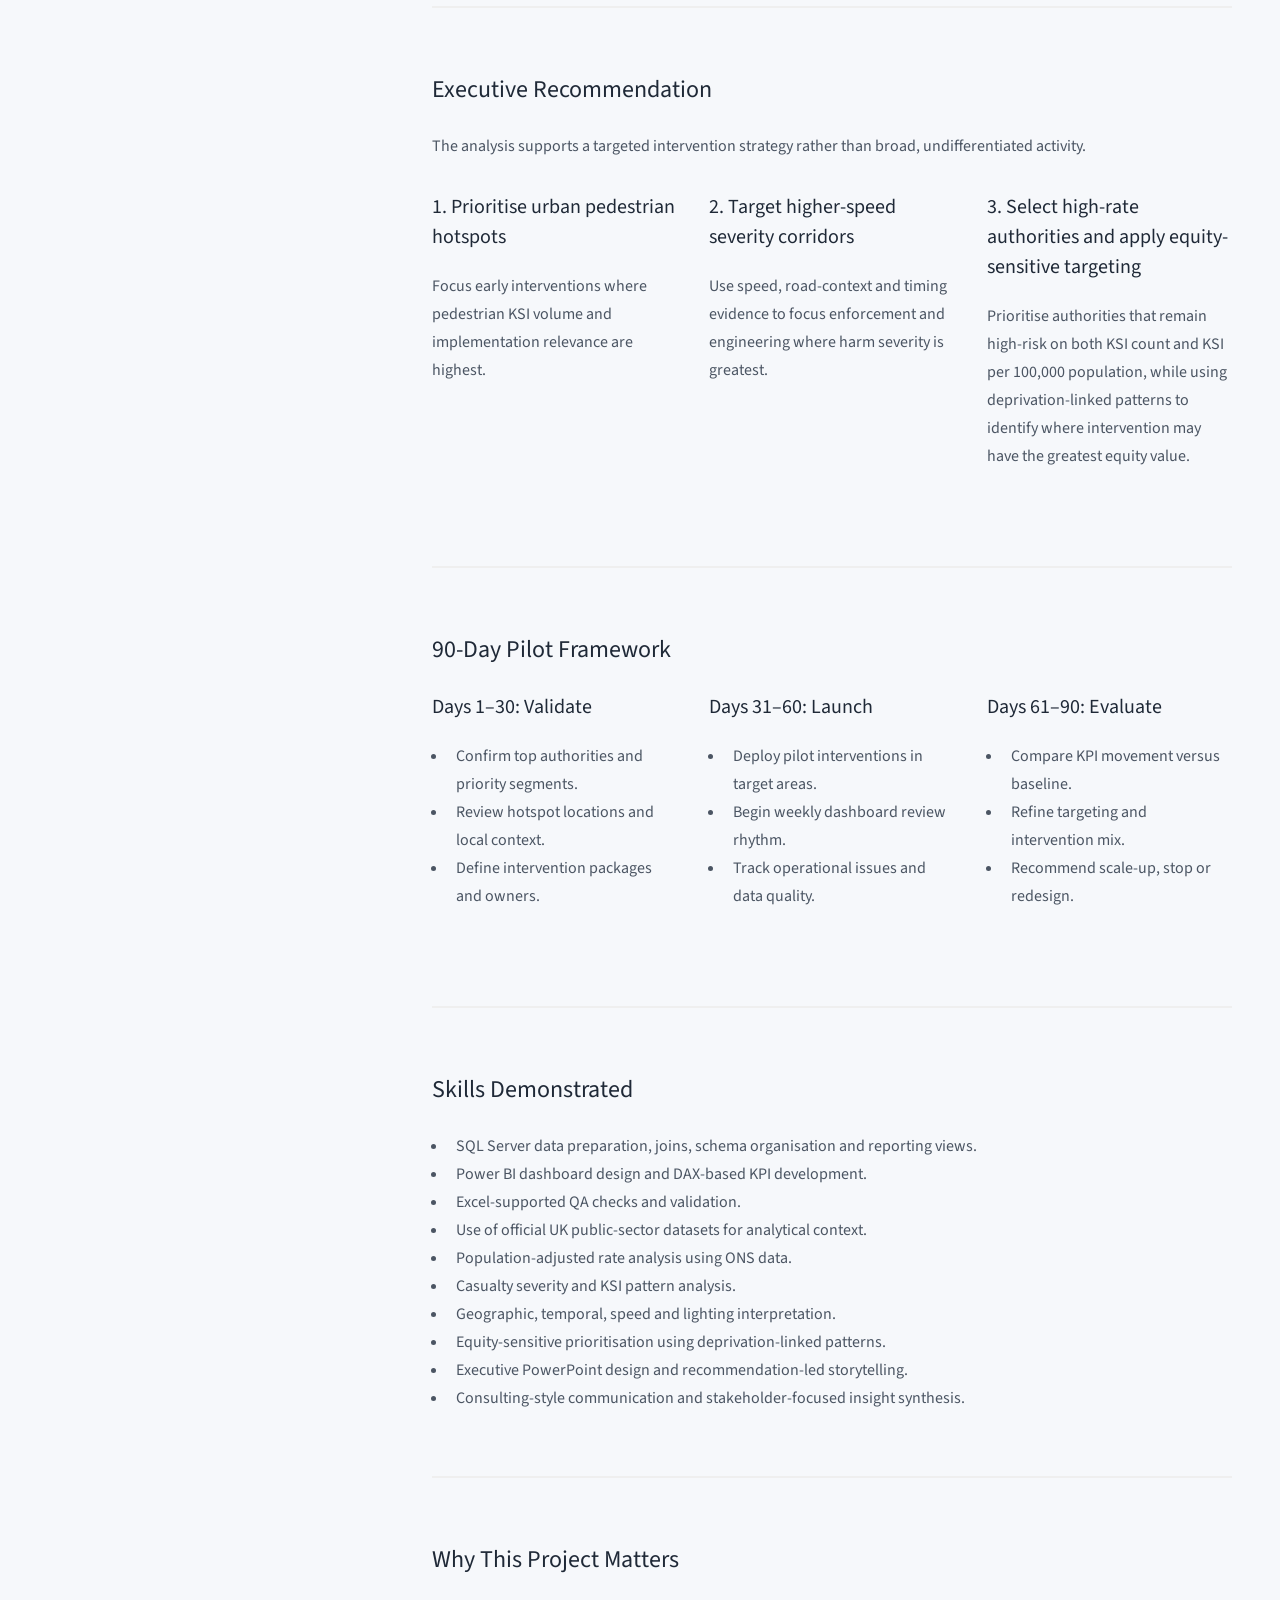
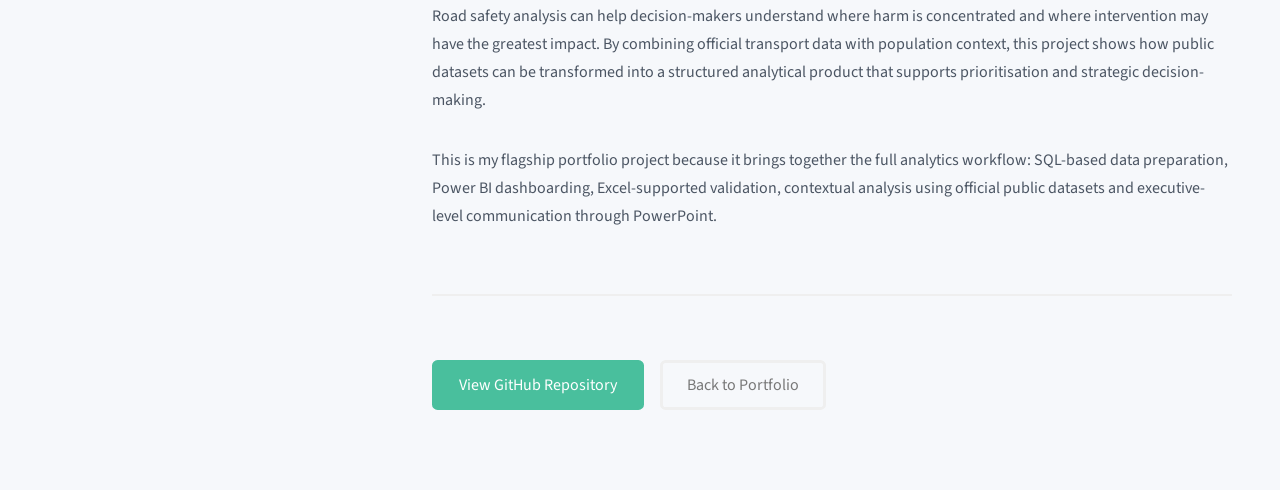
<file: road-safety.html>
<!DOCTYPE HTML>
<html>
	<head>
		<title>UK Road Safety Intervention Strategy | George Oduk</title>
		<meta charset="utf-8" />
		<meta name="viewport" content="width=device-width, initial-scale=1, user-scalable=no" />
		<meta name="description" content="Consulting-style UK road safety analytics project using SQL Server, Power BI, Excel and PowerPoint to recommend targeted KSI reduction interventions." />
		<link rel="stylesheet" href="assets/css/main.css" />
	</head>

	<body class="is-preload road-safety-page">

		<header id="header">
			<div class="inner">
				<a href="index.html" class="image avatar"><img src="images/profile.jpg" alt="George Oduk profile photo" /></a>
				<h1><strong>UK Road Safety Intervention Strategy</strong><br />
				SQL Server • Power BI • Excel • PowerPoint</h1>
				<p><a href="index.html">← Back to Portfolio</a></p>
			</div>
		</header>

		<div id="main">

			<section>
				<header class="major">
					<h2>UK Road Safety Intervention Strategy</h2>
				</header>

				<p>
					A consulting-style road safety analytics project using SQL Server, Power BI, Excel and PowerPoint to identify where limited road-safety investment should be targeted to reduce people killed or seriously injured (KSI).
				</p>

				<p>
					The project combines official Department for Transport road safety data with ONS population estimates to analyse severe harm by road-user group, local authority, speed environment, lighting conditions, deprivation and time pattern. The final output includes a decision-focused Power BI dashboard and a four-slide executive recommendation deck.
				</p>

				<ul class="actions">
					<li><a href="https://github.com/GeorgeOduk/uk-road-safety-intervention-strategy" class="button primary">View GitHub Repository</a></li>
					<li><a href="#dashboard-preview" class="button">View Project Outputs</a></li>
				</ul>

				<span class="image fit project-screenshot">
					<img src="images/projects/road-safety/dashboard-overview.png" alt="UK Road Safety Intervention Strategy executive summary dashboard" />
				</span>
			</section>

			<section>
				<h2>Project Summary</h2>
				<p>
					This project was designed as a public-sector consulting case study. The core question was: <strong>where should limited road-safety investment be targeted to reduce KSI casualties most effectively?</strong>
				</p>

				<p>
					The analysis uses Department for Transport road safety data covering collisions, vehicles and casualties, enriched with ONS population estimates to calculate population-adjusted measures such as KSI per 100,000 population. This allowed the project to compare both absolute harm burden and relative burden across local authorities.
				</p>

				<p>
					The final recommendation is to refocus road-safety investment on <strong>urban pedestrian hotspots, higher-speed severity corridors, high-rate authorities and equity-sensitive targeting</strong>. The project demonstrates a full analytics workflow from SQL data preparation through to Power BI dashboarding, Excel QA checks and executive PowerPoint storytelling.
				</p>
			</section>

			<section>
				<h2>Business Question</h2>
				<blockquote>
					Where should limited road-safety investment be targeted to reduce people killed or seriously injured most effectively?
				</blockquote>

				<p>
					This framing moves the project beyond a standard dashboard and turns it into a decision-focused recommendation project. The dashboard is used as the evidence base, while the PowerPoint deck translates the analysis into stakeholder-ready recommendations.
				</p>
			</section>

			<section>
				<h2>Data Sources</h2>
				<ul>
					<li><strong>Department for Transport road safety open data</strong> - collisions, vehicles and casualties.</li>
					<li><strong>Office for National Statistics population estimates</strong> - local-authority population context for rate-based analysis.</li>
					<li><strong>SQL Server reporting views</strong> - cleaned and modelled analytical outputs prepared for Power BI and executive reporting.</li>
				</ul>
			</section>

			<section>
				<h2>Tools Used</h2>
				<ul>
					<li><strong>SQL Server</strong> for data preparation, schema creation, joins, reporting views and QA checks.</li>
					<li><strong>Power BI</strong> for dashboard development, DAX measures and visual analysis.</li>
					<li><strong>Excel</strong> for supporting validation, QA checks and analytical review.</li>
					<li><strong>PowerPoint</strong> for executive storytelling and recommendation-led communication.</li>
					<li><strong>GitHub</strong> for project documentation, version control and portfolio presentation.</li>
				</ul>
			</section>

			<section>
				<h2>Key Metrics</h2>

				<div class="row">
					<div class="col-6 col-12-xsmall">
						<ul>
							<li>Total collisions</li>
							<li>Total casualties</li>
							<li>KSI casualties</li>
							<li>KSI percentage</li>
							<li>KSI year-on-year percentage</li>
						</ul>
					</div>

					<div class="col-6 col-12-xsmall">
						<ul>
							<li>KSI per 100,000 population</li>
							<li>KSI rank by local authority</li>
							<li>KSI rate rank by local authority</li>
							<li>KSI by IMD decile</li>
						</ul>
					</div>
				</div>
			</section>

			<section>
				<h2>Key Analysis Areas</h2>
				<ul>
					<li>Scale and trend of severe road harm.</li>
					<li>Road-user groups most associated with KSI burden.</li>
					<li>Local authorities with high absolute KSI volume.</li>
					<li>Local authorities with high population-adjusted KSI rates.</li>
					<li>Speed-limit environments linked to severe-harm concentration.</li>
					<li>Lighting and timing patterns relevant to targeted intervention.</li>
					<li>Deprivation-linked patterns supporting equity-sensitive targeting.</li>
					<li>Priority areas for road-safety pilot interventions.</li>
				</ul>
			</section>

			<section id="dashboard-preview">
				<h2>Dashboard and Presentation Preview</h2>

				<div class="row">
					<article class="col-6 col-12-xsmall project-preview-card crop-preview">
						<span class="image fit project-screenshot">
							<img src="images/projects/road-safety/dashboard-overview.png" alt="UK Road Safety executive summary dashboard" />
						</span>
						<h3>Executive Summary Dashboard</h3>
						<p>
							Summarises the scale of harm, trend direction and where severe outcomes appear most concentrated.
						</p>
					</article>

					<article class="col-6 col-12-xsmall project-preview-card crop-preview">
						<span class="image fit project-screenshot">
							<img src="images/projects/road-safety/risk-analysis.png" alt="UK Road Safety risk profile dashboard" />
						</span>
						<h3>Who is Most at Risk?</h3>
						<p>
							Identifies who is most exposed and where severity appears concentrated across road-user groups, demographics and deprivation patterns.
						</p>
					</article>

					<article class="col-6 col-12-xsmall project-preview-card">
						<span class="image fit project-screenshot">
							<img src="images/projects/road-safety/location-time.png" alt="UK Road Safety location and timing dashboard" />
						</span>
						<h3>Where and When Risk is Concentrated</h3>
						<p>
							Uses geographic, speed, lighting and timing analysis to separate high-volume risk from high-severity risk.
						</p>
					</article>

					<article class="col-6 col-12-xsmall project-preview-card">
						<span class="image fit project-screenshot">
							<img src="images/projects/road-safety/intervention-targeting.png" alt="UK Road Safety intervention targeting dashboard" />
						</span>
						<h3>Intervention Targeting</h3>
						<p>
							Compares segments using harm volume, severity and population-adjusted burden to identify where intervention is most likely to have the greatest impact.
						</p>
					</article>

					<article class="col-6 col-12-xsmall project-preview-card crop-preview">
						<span class="image fit project-screenshot">
							<img src="images/projects/road-safety/powerpoint-preview.png" alt="UK Road Safety executive PowerPoint presentation preview" />
						</span>
						<h3>Executive PowerPoint Deck</h3>
						<p>
							A four-slide consulting-style deck translating the analysis into an answer-first recommendation, evidence base, intervention priorities and 90-day KPI framework.
						</p>
					</article>
				</div>
			</section>

			<section>
				<h2>Executive Recommendation</h2>
				<p>
					The analysis supports a targeted intervention strategy rather than broad, undifferentiated activity.
				</p>

				<div class="row">
					<article class="col-4 col-12-xsmall">
						<h3>1. Prioritise urban pedestrian hotspots</h3>
						<p>
							Focus early interventions where pedestrian KSI volume and implementation relevance are highest.
						</p>
					</article>

					<article class="col-4 col-12-xsmall">
						<h3>2. Target higher-speed severity corridors</h3>
						<p>
							Use speed, road-context and timing evidence to focus enforcement and engineering where harm severity is greatest.
						</p>
					</article>

					<article class="col-4 col-12-xsmall">
						<h3>3. Select high-rate authorities and apply equity-sensitive targeting</h3>
						<p>
							Prioritise authorities that remain high-risk on both KSI count and KSI per 100,000 population, while using deprivation-linked patterns to identify where intervention may have the greatest equity value.
						</p>
					</article>
				</div>
			</section>

			<section>
				<h2>90-Day Pilot Framework</h2>

				<div class="row">
					<article class="col-4 col-12-xsmall">
						<h3>Days 1–30: Validate</h3>
						<ul>
							<li>Confirm top authorities and priority segments.</li>
							<li>Review hotspot locations and local context.</li>
							<li>Define intervention packages and owners.</li>
						</ul>
					</article>

					<article class="col-4 col-12-xsmall">
						<h3>Days 31–60: Launch</h3>
						<ul>
							<li>Deploy pilot interventions in target areas.</li>
							<li>Begin weekly dashboard review rhythm.</li>
							<li>Track operational issues and data quality.</li>
						</ul>
					</article>

					<article class="col-4 col-12-xsmall">
						<h3>Days 61–90: Evaluate</h3>
						<ul>
							<li>Compare KPI movement versus baseline.</li>
							<li>Refine targeting and intervention mix.</li>
							<li>Recommend scale-up, stop or redesign.</li>
						</ul>
					</article>
				</div>
			</section>

			<section>
				<h2>Skills Demonstrated</h2>
				<ul>
					<li>SQL Server data preparation, joins, schema organisation and reporting views.</li>
					<li>Power BI dashboard design and DAX-based KPI development.</li>
					<li>Excel-supported QA checks and validation.</li>
					<li>Use of official UK public-sector datasets for analytical context.</li>
					<li>Population-adjusted rate analysis using ONS data.</li>
					<li>Casualty severity and KSI pattern analysis.</li>
					<li>Geographic, temporal, speed and lighting interpretation.</li>
					<li>Equity-sensitive prioritisation using deprivation-linked patterns.</li>
					<li>Executive PowerPoint design and recommendation-led storytelling.</li>
					<li>Consulting-style communication and stakeholder-focused insight synthesis.</li>
				</ul>
			</section>

			<section>
				<h2>Why This Project Matters</h2>
				<p>
					Road safety analysis can help decision-makers understand where harm is concentrated and where intervention may have the greatest impact. By combining official transport data with population context, this project shows how public datasets can be transformed into a structured analytical product that supports prioritisation and strategic decision-making.
				</p>

				<p>
					This is my flagship portfolio project because it brings together the full analytics workflow: SQL-based data preparation, Power BI dashboarding, Excel-supported validation, contextual analysis using official public datasets and executive-level communication through PowerPoint.
				</p>
			</section>

			<section>
				<ul class="actions">
					<li><a href="https://github.com/GeorgeOduk/uk-road-safety-intervention-strategy" class="button primary">View GitHub Repository</a></li>
					<li><a href="index.html" class="button">Back to Portfolio</a></li>
				</ul>
			</section>

		</div>

		<footer id="footer">
			<div class="inner">
				<ul class="icons">
					<li><a href="https://www.linkedin.com/in/george-oduk" class="icon brands fa-linkedin"><span class="label">LinkedIn</span></a></li>
					<li><a href="https://github.com/GeorgeOduk" class="icon brands fa-github"><span class="label">Github</span></a></li>
					<li><a href="mailto:george.oduk1@gmail.com" class="icon solid fa-envelope"><span class="label">Email</span></a></li>
				</ul>
				<ul class="copyright">
					</li>&copy; 2026 George Oduk. All rights reserved.</p>
				</ul>
			</div>
		</footer>

		<script src="assets/js/jquery.min.js"></script>
		<script src="assets/js/jquery.poptrox.min.js"></script>
		<script src="assets/js/browser.min.js"></script>
		<script src="assets/js/breakpoints.min.js"></script>
		<script src="assets/js/util.js"></script>
		<script src="assets/js/main.js"></script>

	</body>
</html>
</file>
<file: assets/css/main.css>
@import url("fontawesome-all.min.css");
@import url("https://fonts.googleapis.com/css?family=Source+Sans+Pro:400,400italic");

/*
	Strata by HTML5 UP
	html5up.net | @ajlkn
	Free for personal and commercial use under the CCA 3.0 license (html5up.net/license)
*/

html, body, div, span, applet, object,
iframe, h1, h2, h3, h4, h5, h6, p, blockquote,
pre, a, abbr, acronym, address, big, cite,
code, del, dfn, em, img, ins, kbd, q, s, samp,
small, strike, strong, sub, sup, tt, var, b,
u, i, center, dl, dt, dd, ol, ul, li, fieldset,
form, label, legend, table, caption, tbody,
tfoot, thead, tr, th, td, article, aside,
canvas, details, embed, figure, figcaption,
footer, header, hgroup, menu, nav, output, ruby,
section, summary, time, mark, audio, video {
	margin: 0;
	padding: 0;
	border: 0;
	font-size: 100%;
	font: inherit;
	vertical-align: baseline;}

article, aside, details, figcaption, figure,
footer, header, hgroup, menu, nav, section {
	display: block;}

body {
	line-height: 1;
}

ol, ul {
	list-style: none;
}

blockquote, q {
	quotes: none;
}

	blockquote:before, blockquote:after, q:before, q:after {
		content: '';
		content: none;
	}

table {
	border-collapse: collapse;
	border-spacing: 0;
}

body {
	-webkit-text-size-adjust: none;
}

mark {
	background-color: transparent;
	color: inherit;
}

input::-moz-focus-inner {
	border: 0;
	padding: 0;
}

input, select, textarea {
	-moz-appearance: none;
	-webkit-appearance: none;
	-ms-appearance: none;
	appearance: none;
}

/* Basic */

	html {
		box-sizing: border-box;
	}

	*, *:before, *:after {
		box-sizing: inherit;
	}

	body {
		background: #fff;
	}

		body.is-preload *, body.is-preload *:before, body.is-preload *:after {
			-moz-animation: none !important;
			-webkit-animation: none !important;
			-ms-animation: none !important;
			animation: none !important;
			-moz-transition: none !important;
			-webkit-transition: none !important;
			-ms-transition: none !important;
			transition: none !important;
		}

	body, input, select, textarea {
		color: #a2a2a2;
		font-family: "Source Sans Pro", Helvetica, sans-serif;
		font-size: 16pt;
		font-weight: 400;
		line-height: 1.75em;
	}

	a {
		-moz-transition: color 0.2s ease-in-out, border-color 0.2s ease-in-out;
		-webkit-transition: color 0.2s ease-in-out, border-color 0.2s ease-in-out;
		-ms-transition: color 0.2s ease-in-out, border-color 0.2s ease-in-out;
		transition: color 0.2s ease-in-out, border-color 0.2s ease-in-out;
		border-bottom: dotted 1px;
		color: #49bf9d;
		text-decoration: none;
	}

		a:hover {
			border-bottom-color: transparent;
			color: #49bf9d !important;
			text-decoration: none;
		}

	strong, b {
		color: #787878;
		font-weight: 400;
	}

	em, i {
		font-style: italic;
	}

	p {
		margin: 0 0 2em 0;
	}

	h1, h2, h3, h4, h5, h6 {
		color: #787878;
		font-weight: 400;
		line-height: 1em;
		margin: 0 0 1em 0;
	}

		h1 a, h2 a, h3 a, h4 a, h5 a, h6 a {
			color: inherit;
			text-decoration: none;
		}

	h1 {
		font-size: 2em;
		line-height: 1.5em;
	}

	h2 {
		font-size: 1.5em;
		line-height: 1.5em;
	}

	h3 {
		font-size: 1.25em;
		line-height: 1.5em;
	}

	h4 {
		font-size: 1.1em;
		line-height: 1.5em;
	}

	h5 {
		font-size: 0.9em;
		line-height: 1.5em;
	}

	h6 {
		font-size: 0.7em;
		line-height: 1.5em;
	}

	sub {
		font-size: 0.8em;
		position: relative;
		top: 0.5em;
	}

	sup {
		font-size: 0.8em;
		position: relative;
		top: -0.5em;
	}

	hr {
		border: 0;
		border-bottom: solid 2px #efefef;
		margin: 2em 0;
	}

		hr.major {
			margin: 3em 0;
		}

	blockquote {
		border-left: solid 6px #efefef;
		font-style: italic;
		margin: 0 0 2em 0;
		padding: 0.5em 0 0.5em 1.5em;
	}

	code {
		background: #f7f7f7;
		border-radius: 0.35em;
		border: solid 2px #efefef;
		font-family: "Courier New", monospace;
		font-size: 0.9em;
		margin: 0 0.25em;
		padding: 0.25em 0.65em;
	}

	pre {
		-webkit-overflow-scrolling: touch;
		font-family: "Courier New", monospace;
		font-size: 0.9em;
		margin: 0 0 2em 0;
	}

		pre code {
			display: block;
			line-height: 1.75em;
			padding: 1em 1.5em;
			overflow-x: auto;
		}

	.align-left {
		text-align: left;
	}

	.align-center {
		text-align: center;
	}

	.align-right {
		text-align: right;
	}

/* Container */

	.container {
		margin: 0 auto;
		max-width: calc(100% - 4em);
		width: 100%;
	}

		.container.xsmall {
			width: 25%;
		}

		.container.small {
			width: 50%;
		}

		.container.medium {
			width: 75%;
		}

		.container.large {
			width: 125%;
		}

		.container.xlarge {
			width: 150%;
		}

		.container.max {
			width: 100%;
		}

		@media screen and (max-width: 980px) {

			.container {
				width: 100% !important;
				max-width: 100% !important;
			}

		}

		@media screen and (max-width: 480px) {

			.container {
				max-width: calc(100% - 3em);
			}

		}

/* Row */

	.row {
		display: flex;
		flex-wrap: wrap;
		box-sizing: border-box;
		align-items: stretch;
	}

		.row > * {
			box-sizing: border-box;
		}

		.row.gtr-uniform > * > :last-child {
			margin-bottom: 0;
		}

		.row.aln-left {
			justify-content: flex-start;
		}

		.row.aln-center {
			justify-content: center;
		}

		.row.aln-right {
			justify-content: flex-end;
		}

		.row.aln-top {
			align-items: flex-start;
		}

		.row.aln-middle {
			align-items: center;
		}

		.row.aln-bottom {
			align-items: flex-end;
		}

		.row > .imp {
			order: -1;
		}

		.row > .col-1 {
			width: 8.33333%;
		}

		.row > .off-1 {
			margin-left: 8.33333%;
		}

		.row > .col-2 {
			width: 16.66667%;
		}

		.row > .off-2 {
			margin-left: 16.66667%;
		}

		.row > .col-3 {
			width: 25%;
		}

		.row > .off-3 {
			margin-left: 25%;
		}

		.row > .col-4 {
			width: 33.33333%;
		}

		.row > .off-4 {
			margin-left: 33.33333%;
		}

		.row > .col-5 {
			width: 41.66667%;
		}

		.row > .off-5 {
			margin-left: 41.66667%;
		}

		.row > .col-6 {
			width: 50%;
		}

		.row > .off-6 {
			margin-left: 50%;
		}

		.row > .col-7 {
			width: 58.33333%;
		}

		.row > .off-7 {
			margin-left: 58.33333%;
		}

		.row > .col-8 {
			width: 66.66667%;
		}

		.row > .off-8 {
			margin-left: 66.66667%;
		}

		.row > .col-9 {
			width: 75%;
		}

		.row > .off-9 {
			margin-left: 75%;
		}

		.row > .col-10 {
			width: 83.33333%;
		}

		.row > .off-10 {
			margin-left: 83.33333%;
		}

		.row > .col-11 {
			width: 91.66667%;
		}

		.row > .off-11 {
			margin-left: 91.66667%;
		}

		.row > .col-12 {
			width: 100%;
		}

		.row > .off-12 {
			margin-left: 100%;
		}

		.row.gtr-0 {
			margin-top: 0;
			margin-left: 0em;
		}

			.row.gtr-0 > * {
				padding: 0 0 0 0em;
			}

			.row.gtr-0.gtr-uniform {
				margin-top: 0em;
			}

				.row.gtr-0.gtr-uniform > * {
					padding-top: 0em;
				}

		.row.gtr-25 {
			margin-top: 0;
			margin-left: -0.625em;
		}

			.row.gtr-25 > * {
				padding: 0 0 0 0.625em;
			}

			.row.gtr-25.gtr-uniform {
				margin-top: -0.625em;
			}

				.row.gtr-25.gtr-uniform > * {
					padding-top: 0.625em;
				}

		.row.gtr-50 {
			margin-top: 0;
			margin-left: -1.25em;
		}

			.row.gtr-50 > * {
				padding: 0 0 0 1.25em;
			}

			.row.gtr-50.gtr-uniform {
				margin-top: -1.25em;
			}

				.row.gtr-50.gtr-uniform > * {
					padding-top: 1.25em;
				}

		.row {
			margin-top: 0;
			margin-left: -2.5em;
		}

			.row > * {
				padding: 0 0 0 2.5em;
			}

			.row.gtr-uniform {
				margin-top: -2.5em;
			}

				.row.gtr-uniform > * {
					padding-top: 2.5em;
				}

		.row.gtr-150 {
			margin-top: 0;
			margin-left: -3.75em;
		}

			.row.gtr-150 > * {
				padding: 0 0 0 3.75em;
			}

			.row.gtr-150.gtr-uniform {
				margin-top: -3.75em;
			}

				.row.gtr-150.gtr-uniform > * {
					padding-top: 3.75em;
				}

		.row.gtr-200 {
			margin-top: 0;
			margin-left: -5em;
		}

			.row.gtr-200 > * {
				padding: 0 0 0 5em;
			}

			.row.gtr-200.gtr-uniform {
				margin-top: -5em;
			}

				.row.gtr-200.gtr-uniform > * {
					padding-top: 5em;
				}

		@media screen and (max-width: 1800px) {

			.row {
				display: flex;
				flex-wrap: wrap;
				box-sizing: border-box;
				align-items: stretch;
			}

				.row > * {
					box-sizing: border-box;
				}

				.row.gtr-uniform > * > :last-child {
					margin-bottom: 0;
				}

				.row.aln-left {
					justify-content: flex-start;
				}

				.row.aln-center {
					justify-content: center;
				}

				.row.aln-right {
					justify-content: flex-end;
				}

				.row.aln-top {
					align-items: flex-start;
				}

				.row.aln-middle {
					align-items: center;
				}

				.row.aln-bottom {
					align-items: flex-end;
				}

				.row > .imp-xlarge {
					order: -1;
				}

				.row > .col-1-xlarge {
					width: 8.33333%;
				}

				.row > .off-1-xlarge {
					margin-left: 8.33333%;
				}

				.row > .col-2-xlarge {
					width: 16.66667%;
				}

				.row > .off-2-xlarge {
					margin-left: 16.66667%;
				}

				.row > .col-3-xlarge {
					width: 25%;
				}

				.row > .off-3-xlarge {
					margin-left: 25%;
				}

				.row > .col-4-xlarge {
					width: 33.33333%;
				}

				.row > .off-4-xlarge {
					margin-left: 33.33333%;
				}

				.row > .col-5-xlarge {
					width: 41.66667%;
				}

				.row > .off-5-xlarge {
					margin-left: 41.66667%;
				}

				.row > .col-6-xlarge {
					width: 50%;
				}

				.row > .off-6-xlarge {
					margin-left: 50%;
				}

				.row > .col-7-xlarge {
					width: 58.33333%;
				}

				.row > .off-7-xlarge {
					margin-left: 58.33333%;
				}

				.row > .col-8-xlarge {
					width: 66.66667%;
				}

				.row > .off-8-xlarge {
					margin-left: 66.66667%;
				}

				.row > .col-9-xlarge {
					width: 75%;
				}

				.row > .off-9-xlarge {
					margin-left: 75%;
				}

				.row > .col-10-xlarge {
					width: 83.33333%;
				}

				.row > .off-10-xlarge {
					margin-left: 83.33333%;
				}

				.row > .col-11-xlarge {
					width: 91.66667%;
				}

				.row > .off-11-xlarge {
					margin-left: 91.66667%;
				}

				.row > .col-12-xlarge {
					width: 100%;
				}

				.row > .off-12-xlarge {
					margin-left: 100%;
				}

				.row.gtr-0 {
					margin-top: 0;
					margin-left: 0em;
				}

					.row.gtr-0 > * {
						padding: 0 0 0 0em;
					}

					.row.gtr-0.gtr-uniform {
						margin-top: 0em;
					}

						.row.gtr-0.gtr-uniform > * {
							padding-top: 0em;
						}

				.row.gtr-25 {
					margin-top: 0;
					margin-left: -0.625em;
				}

					.row.gtr-25 > * {
						padding: 0 0 0 0.625em;
					}

					.row.gtr-25.gtr-uniform {
						margin-top: -0.625em;
					}

						.row.gtr-25.gtr-uniform > * {
							padding-top: 0.625em;
						}

				.row.gtr-50 {
					margin-top: 0;
					margin-left: -1.25em;
				}

					.row.gtr-50 > * {
						padding: 0 0 0 1.25em;
					}

					.row.gtr-50.gtr-uniform {
						margin-top: -1.25em;
					}

						.row.gtr-50.gtr-uniform > * {
							padding-top: 1.25em;
						}

				.row {
					margin-top: 0;
					margin-left: -2.5em;
				}

					.row > * {
						padding: 0 0 0 2.5em;
					}

					.row.gtr-uniform {
						margin-top: -2.5em;
					}

						.row.gtr-uniform > * {
							padding-top: 2.5em;
						}

				.row.gtr-150 {
					margin-top: 0;
					margin-left: -3.75em;
				}

					.row.gtr-150 > * {
						padding: 0 0 0 3.75em;
					}

					.row.gtr-150.gtr-uniform {
						margin-top: -3.75em;
					}

						.row.gtr-150.gtr-uniform > * {
							padding-top: 3.75em;
						}

				.row.gtr-200 {
					margin-top: 0;
					margin-left: -5em;
				}

					.row.gtr-200 > * {
						padding: 0 0 0 5em;
					}

					.row.gtr-200.gtr-uniform {
						margin-top: -5em;
					}

						.row.gtr-200.gtr-uniform > * {
							padding-top: 5em;
						}

		}

		@media screen and (max-width: 1280px) {

			.row {
				display: flex;
				flex-wrap: wrap;
				box-sizing: border-box;
				align-items: stretch;
			}

				.row > * {
					box-sizing: border-box;
				}

				.row.gtr-uniform > * > :last-child {
					margin-bottom: 0;
				}

				.row.aln-left {
					justify-content: flex-start;
				}

				.row.aln-center {
					justify-content: center;
				}

				.row.aln-right {
					justify-content: flex-end;
				}

				.row.aln-top {
					align-items: flex-start;
				}

				.row.aln-middle {
					align-items: center;
				}

				.row.aln-bottom {
					align-items: flex-end;
				}

				.row > .imp-large {
					order: -1;
				}

				.row > .col-1-large {
					width: 8.33333%;
				}

				.row > .off-1-large {
					margin-left: 8.33333%;
				}

				.row > .col-2-large {
					width: 16.66667%;
				}

				.row > .off-2-large {
					margin-left: 16.66667%;
				}

				.row > .col-3-large {
					width: 25%;
				}

				.row > .off-3-large {
					margin-left: 25%;
				}

				.row > .col-4-large {
					width: 33.33333%;
				}

				.row > .off-4-large {
					margin-left: 33.33333%;
				}

				.row > .col-5-large {
					width: 41.66667%;
				}

				.row > .off-5-large {
					margin-left: 41.66667%;
				}

				.row > .col-6-large {
					width: 50%;
				}

				.row > .off-6-large {
					margin-left: 50%;
				}

				.row > .col-7-large {
					width: 58.33333%;
				}

				.row > .off-7-large {
					margin-left: 58.33333%;
				}

				.row > .col-8-large {
					width: 66.66667%;
				}

				.row > .off-8-large {
					margin-left: 66.66667%;
				}

				.row > .col-9-large {
					width: 75%;
				}

				.row > .off-9-large {
					margin-left: 75%;
				}

				.row > .col-10-large {
					width: 83.33333%;
				}

				.row > .off-10-large {
					margin-left: 83.33333%;
				}

				.row > .col-11-large {
					width: 91.66667%;
				}

				.row > .off-11-large {
					margin-left: 91.66667%;
				}

				.row > .col-12-large {
					width: 100%;
				}

				.row > .off-12-large {
					margin-left: 100%;
				}

				.row.gtr-0 {
					margin-top: 0;
					margin-left: 0em;
				}

					.row.gtr-0 > * {
						padding: 0 0 0 0em;
					}

					.row.gtr-0.gtr-uniform {
						margin-top: 0em;
					}

						.row.gtr-0.gtr-uniform > * {
							padding-top: 0em;
						}

				.row.gtr-25 {
					margin-top: 0;
					margin-left: -0.5em;
				}

					.row.gtr-25 > * {
						padding: 0 0 0 0.5em;
					}

					.row.gtr-25.gtr-uniform {
						margin-top: -0.5em;
					}

						.row.gtr-25.gtr-uniform > * {
							padding-top: 0.5em;
						}

				.row.gtr-50 {
					margin-top: 0;
					margin-left: -1em;
				}

					.row.gtr-50 > * {
						padding: 0 0 0 1em;
					}

					.row.gtr-50.gtr-uniform {
						margin-top: -1em;
					}

						.row.gtr-50.gtr-uniform > * {
							padding-top: 1em;
						}

				.row {
					margin-top: 0;
					margin-left: -2em;
				}

					.row > * {
						padding: 0 0 0 2em;
					}

					.row.gtr-uniform {
						margin-top: -2em;
					}

						.row.gtr-uniform > * {
							padding-top: 2em;
						}

				.row.gtr-150 {
					margin-top: 0;
					margin-left: -3em;
				}

					.row.gtr-150 > * {
						padding: 0 0 0 3em;
					}

					.row.gtr-150.gtr-uniform {
						margin-top: -3em;
					}

						.row.gtr-150.gtr-uniform > * {
							padding-top: 3em;
						}

				.row.gtr-200 {
					margin-top: 0;
					margin-left: -4em;
				}

					.row.gtr-200 > * {
						padding: 0 0 0 4em;
					}

					.row.gtr-200.gtr-uniform {
						margin-top: -4em;
					}

						.row.gtr-200.gtr-uniform > * {
							padding-top: 4em;
						}

		}

		@media screen and (max-width: 980px) {

			.row {
				display: flex;
				flex-wrap: wrap;
				box-sizing: border-box;
				align-items: stretch;
			}

				.row > * {
					box-sizing: border-box;
				}

				.row.gtr-uniform > * > :last-child {
					margin-bottom: 0;
				}

				.row.aln-left {
					justify-content: flex-start;
				}

				.row.aln-center {
					justify-content: center;
				}

				.row.aln-right {
					justify-content: flex-end;
				}

				.row.aln-top {
					align-items: flex-start;
				}

				.row.aln-middle {
					align-items: center;
				}

				.row.aln-bottom {
					align-items: flex-end;
				}

				.row > .imp-medium {
					order: -1;
				}

				.row > .col-1-medium {
					width: 8.33333%;
				}

				.row > .off-1-medium {
					margin-left: 8.33333%;
				}

				.row > .col-2-medium {
					width: 16.66667%;
				}

				.row > .off-2-medium {
					margin-left: 16.66667%;
				}

				.row > .col-3-medium {
					width: 25%;
				}

				.row > .off-3-medium {
					margin-left: 25%;
				}

				.row > .col-4-medium {
					width: 33.33333%;
				}

				.row > .off-4-medium {
					margin-left: 33.33333%;
				}

				.row > .col-5-medium {
					width: 41.66667%;
				}

				.row > .off-5-medium {
					margin-left: 41.66667%;
				}

				.row > .col-6-medium {
					width: 50%;
				}

				.row > .off-6-medium {
					margin-left: 50%;
				}

				.row > .col-7-medium {
					width: 58.33333%;
				}

				.row > .off-7-medium {
					margin-left: 58.33333%;
				}

				.row > .col-8-medium {
					width: 66.66667%;
				}

				.row > .off-8-medium {
					margin-left: 66.66667%;
				}

				.row > .col-9-medium {
					width: 75%;
				}

				.row > .off-9-medium {
					margin-left: 75%;
				}

				.row > .col-10-medium {
					width: 83.33333%;
				}

				.row > .off-10-medium {
					margin-left: 83.33333%;
				}

				.row > .col-11-medium {
					width: 91.66667%;
				}

				.row > .off-11-medium {
					margin-left: 91.66667%;
				}

				.row > .col-12-medium {
					width: 100%;
				}

				.row > .off-12-medium {
					margin-left: 100%;
				}

				.row.gtr-0 {
					margin-top: 0;
					margin-left: 0em;
				}

					.row.gtr-0 > * {
						padding: 0 0 0 0em;
					}

					.row.gtr-0.gtr-uniform {
						margin-top: 0em;
					}

						.row.gtr-0.gtr-uniform > * {
							padding-top: 0em;
						}

				.row.gtr-25 {
					margin-top: 0;
					margin-left: -0.5em;
				}

					.row.gtr-25 > * {
						padding: 0 0 0 0.5em;
					}

					.row.gtr-25.gtr-uniform {
						margin-top: -0.5em;
					}

						.row.gtr-25.gtr-uniform > * {
							padding-top: 0.5em;
						}

				.row.gtr-50 {
					margin-top: 0;
					margin-left: -1em;
				}

					.row.gtr-50 > * {
						padding: 0 0 0 1em;
					}

					.row.gtr-50.gtr-uniform {
						margin-top: -1em;
					}

						.row.gtr-50.gtr-uniform > * {
							padding-top: 1em;
						}

				.row {
					margin-top: 0;
					margin-left: -2em;
				}

					.row > * {
						padding: 0 0 0 2em;
					}

					.row.gtr-uniform {
						margin-top: -2em;
					}

						.row.gtr-uniform > * {
							padding-top: 2em;
						}

				.row.gtr-150 {
					margin-top: 0;
					margin-left: -3em;
				}

					.row.gtr-150 > * {
						padding: 0 0 0 3em;
					}

					.row.gtr-150.gtr-uniform {
						margin-top: -3em;
					}

						.row.gtr-150.gtr-uniform > * {
							padding-top: 3em;
						}

				.row.gtr-200 {
					margin-top: 0;
					margin-left: -4em;
				}

					.row.gtr-200 > * {
						padding: 0 0 0 4em;
					}

					.row.gtr-200.gtr-uniform {
						margin-top: -4em;
					}

						.row.gtr-200.gtr-uniform > * {
							padding-top: 4em;
						}

		}

		@media screen and (max-width: 736px) {

			.row {
				display: flex;
				flex-wrap: wrap;
				box-sizing: border-box;
				align-items: stretch;
			}

				.row > * {
					box-sizing: border-box;
				}

				.row.gtr-uniform > * > :last-child {
					margin-bottom: 0;
				}

				.row.aln-left {
					justify-content: flex-start;
				}

				.row.aln-center {
					justify-content: center;
				}

				.row.aln-right {
					justify-content: flex-end;
				}

				.row.aln-top {
					align-items: flex-start;
				}

				.row.aln-middle {
					align-items: center;
				}

				.row.aln-bottom {
					align-items: flex-end;
				}

				.row > .imp-small {
					order: -1;
				}

				.row > .col-1-small {
					width: 8.33333%;
				}

				.row > .off-1-small {
					margin-left: 8.33333%;
				}

				.row > .col-2-small {
					width: 16.66667%;
				}

				.row > .off-2-small {
					margin-left: 16.66667%;
				}

				.row > .col-3-small {
					width: 25%;
				}

				.row > .off-3-small {
					margin-left: 25%;
				}

				.row > .col-4-small {
					width: 33.33333%;
				}

				.row > .off-4-small {
					margin-left: 33.33333%;
				}

				.row > .col-5-small {
					width: 41.66667%;
				}

				.row > .off-5-small {
					margin-left: 41.66667%;
				}

				.row > .col-6-small {
					width: 50%;
				}

				.row > .off-6-small {
					margin-left: 50%;
				}

				.row > .col-7-small {
					width: 58.33333%;
				}

				.row > .off-7-small {
					margin-left: 58.33333%;
				}

				.row > .col-8-small {
					width: 66.66667%;
				}

				.row > .off-8-small {
					margin-left: 66.66667%;
				}

				.row > .col-9-small {
					width: 75%;
				}

				.row > .off-9-small {
					margin-left: 75%;
				}

				.row > .col-10-small {
					width: 83.33333%;
				}

				.row > .off-10-small {
					margin-left: 83.33333%;
				}

				.row > .col-11-small {
					width: 91.66667%;
				}

				.row > .off-11-small {
					margin-left: 91.66667%;
				}

				.row > .col-12-small {
					width: 100%;
				}

				.row > .off-12-small {
					margin-left: 100%;
				}

				.row.gtr-0 {
					margin-top: 0;
					margin-left: 0em;
				}

					.row.gtr-0 > * {
						padding: 0 0 0 0em;
					}

					.row.gtr-0.gtr-uniform {
						margin-top: 0em;
					}

						.row.gtr-0.gtr-uniform > * {
							padding-top: 0em;
						}

				.row.gtr-25 {
					margin-top: 0;
					margin-left: -0.375em;
				}

					.row.gtr-25 > * {
						padding: 0 0 0 0.375em;
					}

					.row.gtr-25.gtr-uniform {
						margin-top: -0.375em;
					}

						.row.gtr-25.gtr-uniform > * {
							padding-top: 0.375em;
						}

				.row.gtr-50 {
					margin-top: 0;
					margin-left: -0.75em;
				}

					.row.gtr-50 > * {
						padding: 0 0 0 0.75em;
					}

					.row.gtr-50.gtr-uniform {
						margin-top: -0.75em;
					}

						.row.gtr-50.gtr-uniform > * {
							padding-top: 0.75em;
						}

				.row {
					margin-top: 0;
					margin-left: -1.5em;
				}

					.row > * {
						padding: 0 0 0 1.5em;
					}

					.row.gtr-uniform {
						margin-top: -1.5em;
					}

						.row.gtr-uniform > * {
							padding-top: 1.5em;
						}

				.row.gtr-150 {
					margin-top: 0;
					margin-left: -2.25em;
				}

					.row.gtr-150 > * {
						padding: 0 0 0 2.25em;
					}

					.row.gtr-150.gtr-uniform {
						margin-top: -2.25em;
					}

						.row.gtr-150.gtr-uniform > * {
							padding-top: 2.25em;
						}

				.row.gtr-200 {
					margin-top: 0;
					margin-left: -3em;
				}

					.row.gtr-200 > * {
						padding: 0 0 0 3em;
					}

					.row.gtr-200.gtr-uniform {
						margin-top: -3em;
					}

						.row.gtr-200.gtr-uniform > * {
							padding-top: 3em;
						}

		}

		@media screen and (max-width: 480px) {

			.row {
				display: flex;
				flex-wrap: wrap;
				box-sizing: border-box;
				align-items: stretch;
			}

				.row > * {
					box-sizing: border-box;
				}

				.row.gtr-uniform > * > :last-child {
					margin-bottom: 0;
				}

				.row.aln-left {
					justify-content: flex-start;
				}

				.row.aln-center {
					justify-content: center;
				}

				.row.aln-right {
					justify-content: flex-end;
				}

				.row.aln-top {
					align-items: flex-start;
				}

				.row.aln-middle {
					align-items: center;
				}

				.row.aln-bottom {
					align-items: flex-end;
				}

				.row > .imp-xsmall {
					order: -1;
				}

				.row > .col-1-xsmall {
					width: 8.33333%;
				}

				.row > .off-1-xsmall {
					margin-left: 8.33333%;
				}

				.row > .col-2-xsmall {
					width: 16.66667%;
				}

				.row > .off-2-xsmall {
					margin-left: 16.66667%;
				}

				.row > .col-3-xsmall {
					width: 25%;
				}

				.row > .off-3-xsmall {
					margin-left: 25%;
				}

				.row > .col-4-xsmall {
					width: 33.33333%;
				}

				.row > .off-4-xsmall {
					margin-left: 33.33333%;
				}

				.row > .col-5-xsmall {
					width: 41.66667%;
				}

				.row > .off-5-xsmall {
					margin-left: 41.66667%;
				}

				.row > .col-6-xsmall {
					width: 50%;
				}

				.row > .off-6-xsmall {
					margin-left: 50%;
				}

				.row > .col-7-xsmall {
					width: 58.33333%;
				}

				.row > .off-7-xsmall {
					margin-left: 58.33333%;
				}

				.row > .col-8-xsmall {
					width: 66.66667%;
				}

				.row > .off-8-xsmall {
					margin-left: 66.66667%;
				}

				.row > .col-9-xsmall {
					width: 75%;
				}

				.row > .off-9-xsmall {
					margin-left: 75%;
				}

				.row > .col-10-xsmall {
					width: 83.33333%;
				}

				.row > .off-10-xsmall {
					margin-left: 83.33333%;
				}

				.row > .col-11-xsmall {
					width: 91.66667%;
				}

				.row > .off-11-xsmall {
					margin-left: 91.66667%;
				}

				.row > .col-12-xsmall {
					width: 100%;
				}

				.row > .off-12-xsmall {
					margin-left: 100%;
				}

				.row.gtr-0 {
					margin-top: 0;
					margin-left: 0em;
				}

					.row.gtr-0 > * {
						padding: 0 0 0 0em;
					}

					.row.gtr-0.gtr-uniform {
						margin-top: 0em;
					}

						.row.gtr-0.gtr-uniform > * {
							padding-top: 0em;
						}

				.row.gtr-25 {
					margin-top: 0;
					margin-left: -0.375em;
				}

					.row.gtr-25 > * {
						padding: 0 0 0 0.375em;
					}

					.row.gtr-25.gtr-uniform {
						margin-top: -0.375em;
					}

						.row.gtr-25.gtr-uniform > * {
							padding-top: 0.375em;
						}

				.row.gtr-50 {
					margin-top: 0;
					margin-left: -0.75em;
				}

					.row.gtr-50 > * {
						padding: 0 0 0 0.75em;
					}

					.row.gtr-50.gtr-uniform {
						margin-top: -0.75em;
					}

						.row.gtr-50.gtr-uniform > * {
							padding-top: 0.75em;
						}

				.row {
					margin-top: 0;
					margin-left: -1.5em;
				}

					.row > * {
						padding: 0 0 0 1.5em;
					}

					.row.gtr-uniform {
						margin-top: -1.5em;
					}

						.row.gtr-uniform > * {
							padding-top: 1.5em;
						}

				.row.gtr-150 {
					margin-top: 0;
					margin-left: -2.25em;
				}

					.row.gtr-150 > * {
						padding: 0 0 0 2.25em;
					}

					.row.gtr-150.gtr-uniform {
						margin-top: -2.25em;
					}

						.row.gtr-150.gtr-uniform > * {
							padding-top: 2.25em;
						}

				.row.gtr-200 {
					margin-top: 0;
					margin-left: -3em;
				}

					.row.gtr-200 > * {
						padding: 0 0 0 3em;
					}

					.row.gtr-200.gtr-uniform {
						margin-top: -3em;
					}

						.row.gtr-200.gtr-uniform > * {
							padding-top: 3em;
						}

		}

/* Section/Article */

	section.special, article.special {
		text-align: center;
	}

	header p {
		color: #b2b2b2;
		position: relative;
		margin: 0 0 1.5em 0;
	}

	header h2 + p {
		font-size: 1.25em;
		margin-top: -1em;
		line-height: 1.5em;
	}

	header h3 + p {
		font-size: 1.1em;
		margin-top: -0.8em;
		line-height: 1.5em;
	}

	header h4 + p,
	header h5 + p,
	header h6 + p {
		font-size: 0.9em;
		margin-top: -0.6em;
		line-height: 1.5em;
	}

	header.major h2 {
		font-size: 2em;
	}

/* Form */

	form {
		margin: 0 0 2em 0;
	}

	label {
		color: #787878;
		display: block;
		font-size: 0.9em;
		font-weight: 400;
		margin: 0 0 1em 0;
	}

	input[type="text"],
	input[type="password"],
	input[type="email"],
	select,
	textarea {
		-moz-appearance: none;
		-webkit-appearance: none;
		-ms-appearance: none;
		appearance: none;
		background: #f7f7f7;
		border-radius: 0.35em;
		border: solid 2px transparent;
		color: inherit;
		display: block;
		outline: 0;
		padding: 0 0.75em;
		text-decoration: none;
		width: 100%;
	}

		input[type="text"]:invalid,
		input[type="password"]:invalid,
		input[type="email"]:invalid,
		select:invalid,
		textarea:invalid {
			box-shadow: none;
		}

		input[type="text"]:focus,
		input[type="password"]:focus,
		input[type="email"]:focus,
		select:focus,
		textarea:focus {
			border-color: #49bf9d;
		}

	select {
		background-image: url("data:image/svg+xml;charset=utf8,%3Csvg xmlns='http://www.w3.org/2000/svg' width='40' height='40' preserveAspectRatio='none' viewBox='0 0 40 40'%3E%3Cpath d='M9.4,12.3l10.4,10.4l10.4-10.4c0.2-0.2,0.5-0.4,0.9-0.4c0.3,0,0.6,0.1,0.9,0.4l3.3,3.3c0.2,0.2,0.4,0.5,0.4,0.9 c0,0.4-0.1,0.6-0.4,0.9L20.7,31.9c-0.2,0.2-0.5,0.4-0.9,0.4c-0.3,0-0.6-0.1-0.9-0.4L4.3,17.3c-0.2-0.2-0.4-0.5-0.4-0.9 c0-0.4,0.1-0.6,0.4-0.9l3.3-3.3c0.2-0.2,0.5-0.4,0.9-0.4S9.1,12.1,9.4,12.3z' fill='%23dfdfdf' /%3E%3C/svg%3E");
		background-size: 1.25rem;
		background-repeat: no-repeat;
		background-position: calc(100% - 1rem) center;
		height: 2.75em;
		padding-right: 2.75em;
		text-overflow: ellipsis;
	}

		select option {
			color: #787878;
			background: #fff;
		}

		select:focus::-ms-value {
			background-color: transparent;
		}

		select::-ms-expand {
			display: none;
		}

	input[type="text"],
	input[type="password"],
	input[type="email"],
	select {
		height: 2.75em;
	}

	textarea {
		padding: 0.75em;
	}

	input[type="checkbox"],
	input[type="radio"] {
		-moz-appearance: none;
		-webkit-appearance: none;
		-ms-appearance: none;
		appearance: none;
		display: block;
		float: left;
		margin-right: -2em;
		opacity: 0;
		width: 1em;
		z-index: -1;
	}

		input[type="checkbox"] + label,
		input[type="radio"] + label {
			text-decoration: none;
			color: #a2a2a2;
			cursor: pointer;
			display: inline-block;
			font-size: 1em;
			font-weight: 400;
			padding-left: 2.4em;
			padding-right: 0.75em;
			position: relative;
		}

			input[type="checkbox"] + label:before,
			input[type="radio"] + label:before {
				-moz-osx-font-smoothing: grayscale;
				-webkit-font-smoothing: antialiased;
				display: inline-block;
				font-style: normal;
				font-variant: normal;
				text-rendering: auto;
				line-height: 1;
				text-transform: none !important;
				font-family: 'Font Awesome 5 Free';
				font-weight: 900;
			}

			input[type="checkbox"] + label:before,
			input[type="radio"] + label:before {
				background: #f7f7f7;
				border-radius: 0.35em;
				border: solid 2px transparent;
				content: '';
				display: inline-block;
				font-size: 0.8em;
				height: 2.0625em;
				left: 0;
				line-height: 1.85625em;
				position: absolute;
				text-align: center;
				top: 0;
				width: 2.0625em;
			}

		input[type="checkbox"]:checked + label:before,
		input[type="radio"]:checked + label:before {
			background: #787878;
			border-color: #787878;
			color: #fff;
			content: '\f00c';
		}

		input[type="checkbox"]:focus + label:before,
		input[type="radio"]:focus + label:before {
			border-color: #49bf9d;
		}

	input[type="checkbox"] + label:before {
		border-radius: 0.35em;
	}

	input[type="radio"] + label:before {
		border-radius: 100%;
	}

	::-webkit-input-placeholder {
		color: #b2b2b2 !important;
		opacity: 1.0;
	}

	:-moz-placeholder {
		color: #b2b2b2 !important;
		opacity: 1.0;
	}

	::-moz-placeholder {
		color: #b2b2b2 !important;
		opacity: 1.0;
	}

	:-ms-input-placeholder {
		color: #b2b2b2 !important;
		opacity: 1.0;
	}

/* Box */

	.box {
		border-radius: 0.35em;
		border: solid 2px #efefef;
		margin-bottom: 2em;
		padding: 1.5em;
	}

		.box > :last-child,
		.box > :last-child > :last-child,
		.box > :last-child > :last-child > :last-child {
			margin-bottom: 0;
		}

		.box.alt {
			border: 0;
			border-radius: 0;
			padding: 0;
		}

/* Icon */

	.icon {
		text-decoration: none;
		border-bottom: none;
		position: relative;
	}

		.icon:before {
			-moz-osx-font-smoothing: grayscale;
			-webkit-font-smoothing: antialiased;
			display: inline-block;
			font-style: normal;
			font-variant: normal;
			text-rendering: auto;
			line-height: 1;
			text-transform: none !important;
			font-family: 'Font Awesome 5 Free';
			font-weight: 400;
		}

		.icon > .label {
			display: none;
		}

		.icon:before {
			line-height: inherit;
		}

		.icon.solid:before {
			font-weight: 900;
		}

		.icon.brands:before {
			font-family: 'Font Awesome 5 Brands';
		}

/* Image */

	.image {
		border-radius: 0.35em;
		border: 0;
		display: inline-block;
		position: relative;
	}

	.image:before {
		content: none !important;
		display: none !important;
		opacity: 0 !important;
		background: transparent !important;
	}

		.image.thumb {
			text-align: center;
		}

			.image.thumb:after {
				-moz-transition: opacity 0.2s ease-in-out;
				-webkit-transition: opacity 0.2s ease-in-out;
				-ms-transition: opacity 0.2s ease-in-out;
				transition: opacity 0.2s ease-in-out;
				border-radius: 0.35em;
				border: solid 3px rgba(255, 255, 255, 0.5);
				color: #fff;
				content: 'View';
				display: inline-block;
				font-size: 0.8em;
				font-weight: 400;
				left: 50%;
				line-height: 2.25em;
				margin: -1.25em 0 0 -3em;
				opacity: 0;
				padding: 0 1.5em;
				position: absolute;
				text-align: center;
				text-decoration: none;
				top: 50%;
				white-space: nowrap;
			}

			.image.thumb:hover:after {
				opacity: 1.0;
			}

			.image.thumb:hover:before {
				background: url("images/overlay.png"), url("images/overlay.png");
				opacity: 1.0;
			}

		.image img {
			border-radius: 0.35em;
			display: block;
		}

		.image.left {
			float: left;
			margin: 0 1.5em 1em 0;
			top: 0.25em;
		}

		.image.right {
			float: right;
			margin: 0 0 1em 1.5em;
			top: 0.25em;
		}

		.image.left, .image.right {
			max-width: 40%;
		}

			.image.left img, .image.right img {
				width: 100%;
			}

		.image.fit {
			display: block;
			margin: 0 0 2em 0;
			width: 100%;
		}

			.image.fit img {
				width: 100%;
			}

		.image.avatar {
			border-radius: 100%;
		}

			.image.avatar:before {
				display: none;
			}

			.image.avatar img {
				border-radius: 100%;
				width: 100%;
			}

/* List */

	ol {
		list-style: decimal;
		margin: 0 0 2em 0;
		padding-left: 1.25em;
	}

		ol li {
			padding-left: 0.25em;
		}

	ul {
		list-style: disc;
		margin: 0 0 2em 0;
		padding-left: 1em;
	}

		ul li {
			padding-left: 0.5em;
		}

		ul.alt {
			list-style: none;
			padding-left: 0;
		}

			ul.alt li {
				border-top: solid 2px #efefef;
				padding: 0.5em 0;
			}

				ul.alt li:first-child {
					border-top: 0;
					padding-top: 0;
				}

	dl {
		margin: 0 0 2em 0;
	}

/* Icons */

	ul.icons {
		cursor: default;
		list-style: none;
		padding-left: 0;
	}

		ul.icons li {
			display: inline-block;
			padding: 0 1em 0 0;
		}

			ul.icons li:last-child {
				padding-right: 0;
			}

			ul.icons li .icon:before {
				font-size: 1.5em;
			}

/* Labeled Icons */

	ul.labeled-icons {
		list-style: none;
		padding: 0;
	}

		ul.labeled-icons li {
			line-height: 1.75em;
			margin: 1.5em 0 0 0;
			padding-left: 2.25em;
			position: relative;
		}

			ul.labeled-icons li:first-child {
				margin-top: 0;
			}

			ul.labeled-icons li a {
				color: inherit;
			}

			ul.labeled-icons li h3 {
				color: #b2b2b2;
				left: 0;
				position: absolute;
				text-align: center;
				top: 0;
				width: 1em;
			}

/* Actions */

	ul.actions {
		display: -moz-flex;
		display: -webkit-flex;
		display: -ms-flex;
		display: flex;
		cursor: default;
		list-style: none;
		margin-left: -1em;
		padding-left: 0;
	}

		ul.actions li {
			padding: 0 0 0 1em;
			vertical-align: middle;
		}

		ul.actions.special {
			-moz-justify-content: center;
			-webkit-justify-content: center;
			-ms-justify-content: center;
			justify-content: center;
			width: 100%;
			margin-left: 0;
		}

			ul.actions.special li:first-child {
				padding-left: 0;
			}

		ul.actions.stacked {
			-moz-flex-direction: column;
			-webkit-flex-direction: column;
			-ms-flex-direction: column;
			flex-direction: column;
			margin-left: 0;
		}

			ul.actions.stacked li {
				padding: 1.3em 0 0 0;
			}

				ul.actions.stacked li:first-child {
					padding-top: 0;
				}

		ul.actions.fit {
			width: calc(100% + 1em);
		}

			ul.actions.fit li {
				-moz-flex-grow: 1;
				-webkit-flex-grow: 1;
				-ms-flex-grow: 1;
				flex-grow: 1;
				-moz-flex-shrink: 1;
				-webkit-flex-shrink: 1;
				-ms-flex-shrink: 1;
				flex-shrink: 1;
				width: 100%;
			}

				ul.actions.fit li > * {
					width: 100%;
				}

			ul.actions.fit.stacked {
				width: 100%;
			}

		@media screen and (max-width: 480px) {

			ul.actions:not(.fixed) {
				-moz-flex-direction: column;
				-webkit-flex-direction: column;
				-ms-flex-direction: column;
				flex-direction: column;
				margin-left: 0;
				width: 100% !important;
			}

				ul.actions:not(.fixed) li {
					-moz-flex-grow: 1;
					-webkit-flex-grow: 1;
					-ms-flex-grow: 1;
					flex-grow: 1;
					-moz-flex-shrink: 1;
					-webkit-flex-shrink: 1;
					-ms-flex-shrink: 1;
					flex-shrink: 1;
					padding: 1em 0 0 0;
					text-align: center;
					width: 100%;
				}

					ul.actions:not(.fixed) li > * {
						width: 100%;
					}

					ul.actions:not(.fixed) li:first-child {
						padding-top: 0;
					}

					ul.actions:not(.fixed) li input[type="submit"],
					ul.actions:not(.fixed) li input[type="reset"],
					ul.actions:not(.fixed) li input[type="button"],
					ul.actions:not(.fixed) li button,
					ul.actions:not(.fixed) li .button {
						width: 100%;
					}

						ul.actions:not(.fixed) li input[type="submit"].icon:before,
						ul.actions:not(.fixed) li input[type="reset"].icon:before,
						ul.actions:not(.fixed) li input[type="button"].icon:before,
						ul.actions:not(.fixed) li button.icon:before,
						ul.actions:not(.fixed) li .button.icon:before {
							margin-left: -0.5em;
						}

		}

/* Table */

	.table-wrapper {
		-webkit-overflow-scrolling: touch;
		overflow-x: auto;
	}

	table {
		margin: 0 0 2em 0;
		width: 100%;
	}

		table tbody tr {
			border: solid 1px #efefef;
			border-left: 0;
			border-right: 0;
		}

			table tbody tr:nth-child(2n + 1) {
				background-color: #f7f7f7;
			}

		table td {
			padding: 0.75em 0.75em;
		}

		table th {
			color: #787878;
			font-size: 0.9em;
			font-weight: 400;
			padding: 0 0.75em 0.75em 0.75em;
			text-align: left;
		}

		table thead {
			border-bottom: solid 2px #efefef;
		}

		table tfoot {
			border-top: solid 2px #efefef;
		}

		table.alt {
			border-collapse: separate;
		}

			table.alt tbody tr td {
				border: solid 2px #efefef;
				border-left-width: 0;
				border-top-width: 0;
			}

				table.alt tbody tr td:first-child {
					border-left-width: 2px;
				}

			table.alt tbody tr:first-child td {
				border-top-width: 2px;
			}

			table.alt thead {
				border-bottom: 0;
			}

			table.alt tfoot {
				border-top: 0;
			}

/* Button */

	input[type="submit"],
	input[type="reset"],
	input[type="button"],
	.button {
		-moz-appearance: none;
		-webkit-appearance: none;
		-ms-appearance: none;
		appearance: none;
		-moz-transition: background-color 0.2s ease-in-out, color 0.2s ease-in-out, border-color 0.2s ease-in-out;
		-webkit-transition: background-color 0.2s ease-in-out, color 0.2s ease-in-out, border-color 0.2s ease-in-out;
		-ms-transition: background-color 0.2s ease-in-out, color 0.2s ease-in-out, border-color 0.2s ease-in-out;
		transition: background-color 0.2s ease-in-out, color 0.2s ease-in-out, border-color 0.2s ease-in-out;
		background-color: transparent;
		border-radius: 0.35em;
		border: solid 3px #efefef;
		color: #787878 !important;
		cursor: pointer;
		display: inline-block;
		font-weight: 400;
		height: 3.15em;
		height: calc(2.75em + 6px);
		line-height: 2.75em;
		min-width: 10em;
		padding: 0 1.5em;
		text-align: center;
		text-decoration: none;
		white-space: nowrap;
	}

		input[type="submit"]:hover,
		input[type="reset"]:hover,
		input[type="button"]:hover,
		.button:hover {
			border-color: #49bf9d;
			color: #49bf9d !important;
		}

		input[type="submit"]:active,
		input[type="reset"]:active,
		input[type="button"]:active,
		.button:active {
			background-color: rgba(73, 191, 157, 0.1);
			border-color: #49bf9d;
			color: #49bf9d !important;
		}

		input[type="submit"].icon,
		input[type="reset"].icon,
		input[type="button"].icon,
		.button.icon {
			padding-left: 1.35em;
		}

			input[type="submit"].icon:before,
			input[type="reset"].icon:before,
			input[type="button"].icon:before,
			.button.icon:before {
				margin-right: 0.5em;
			}

		input[type="submit"].fit,
		input[type="reset"].fit,
		input[type="button"].fit,
		.button.fit {
			min-width: 0;
			width: 100%;
		}

		input[type="submit"].small,
		input[type="reset"].small,
		input[type="button"].small,
		.button.small {
			font-size: 0.8em;
		}

		input[type="submit"].large,
		input[type="reset"].large,
		input[type="button"].large,
		.button.large {
			font-size: 1.35em;
		}

		input[type="submit"].primary,
		input[type="reset"].primary,
		input[type="button"].primary,
		.button.primary {
			background-color: #49bf9d;
			border-color: #49bf9d;
			color: #ffffff !important;
		}

			input[type="submit"].primary:hover,
			input[type="reset"].primary:hover,
			input[type="button"].primary:hover,
			.button.primary:hover {
				background-color: #5cc6a7;
				border-color: #5cc6a7;
			}

			input[type="submit"].primary:active,
			input[type="reset"].primary:active,
			input[type="button"].primary:active,
			.button.primary:active {
				background-color: #3eb08f;
				border-color: #3eb08f;
			}

		input[type="submit"].disabled, input[type="submit"]:disabled,
		input[type="reset"].disabled,
		input[type="reset"]:disabled,
		input[type="button"].disabled,
		input[type="button"]:disabled,
		.button.disabled,
		.button:disabled {
			background-color: #e7e7e7 !important;
			border-color: #e7e7e7 !important;
			color: #b2b2b2 !important;
			cursor: default;
		}

/* Work Item */

	.work-item {
		margin: 0 0 2em 0;
	}

		.work-item .image {
			margin: 0 0 1.5em 0;
		}

		.work-item h3 {
			font-size: 1em;
			margin: 0 0 0.5em 0;
		}

		.work-item p {
			font-size: 0.8em;
			line-height: 1.5em;
			margin: 0;
		}

/* Header */

		#header {
			display: -moz-flex;
			display: -webkit-flex;
			display: -ms-flex;
			display: flex;
			-moz-flex-direction: column;
			-webkit-flex-direction: column;
			-ms-flex-direction: column;
			flex-direction: column;
			-moz-align-items: -moz-flex-end;
			-webkit-align-items: -webkit-flex-end;
			-ms-align-items: -ms-flex-end;
			align-items: flex-end;
			-moz-justify-content: space-between;
			-webkit-justify-content: space-between;
			-ms-justify-content: space-between;
			justify-content: space-between;

			background-color: #0f172a;
			background-image: linear-gradient(rgba(5, 15, 25, 0.50), rgba(5, 15, 25, 0.50)), url("../images/sidebar-bg.png");
			background-position: center center;
			background-repeat: no-repeat;
			background-size: cover;

			color: rgba(255, 255, 255, 0.5);
			height: 100%;
			left: 0;
			padding: 8em 4em;
			position: fixed;
			text-align: right;
			top: 0;
			width: 35%;
		}

		#header > * {
			-moz-flex-shrink: 0;
			-webkit-flex-shrink: 0;
			-ms-flex-shrink: 0;
			flex-shrink: 0;
			width: 100%;
		}

		#header > .inner {
			-moz-flex-grow: 1;
			-webkit-flex-grow: 1;
			-ms-flex-grow: 1;
			flex-grow: 1;
			margin: 0 0 2em 0;
		}

		#header strong, #header b {
			color: #ffffff;
		}

		#header h2, #header h3, #header h4, #header h5, #header h6 {
			color: #ffffff;
		}

		#header h1 {
			color: rgba(255, 255, 255, 0.5);
			font-size: 1.35em;
			line-height: 1.75em;
			margin: 0;
		}

		#header .image.avatar {
			margin: 0 0 1em 0;
			width: 6.25em;
		}

/* Footer */

	#footer .icons {
		margin: 1em 0 0 0;
	}

		#footer .icons a {
			color: rgba(255, 255, 255, 0.4);
		}

	#footer .copyright {
		color: rgba(255, 255, 255, 0.4);
		font-size: 0.8em;
		list-style: none;
		margin: 1em 0 0 0;
		padding: 0;
	}

		#footer .copyright li {
			border-left: solid 1px rgba(255, 255, 255, 0.25);
			display: inline-block;
			line-height: 1em;
			margin-left: 0.75em;
			padding-left: 0.75em;
		}

			#footer .copyright li:first-child {
				border-left: 0;
				margin-left: 0;
				padding-left: 0;
			}

			#footer .copyright li a {
				color: inherit;
			}

/* Main */

	#main {
		margin-left: 35%;
		max-width: 54em;
		padding: 8em 4em 4em 4em;
		width: calc(100% - 35%);
	}

		#main > section {
			border-top: solid 2px #efefef;
			margin: 4em 0 0 0;
			padding: 4em 0 0 0;
		}

			#main > section:first-child {
				border-top: 0;
				margin-top: 0;
				padding-top: 0;
			}

/* Poptrox */

	@-moz-keyframes spin {
		0% {
			-moz-transform: rotate(0deg);
			-webkit-transform: rotate(0deg);
			-ms-transform: rotate(0deg);
			transform: rotate(0deg);
		}

		100% {
			-moz-transform: rotate(360deg);
			-webkit-transform: rotate(360deg);
			-ms-transform: rotate(360deg);
			transform: rotate(360deg);
		}
	}

	@-webkit-keyframes spin {
		0% {
			-moz-transform: rotate(0deg);
			-webkit-transform: rotate(0deg);
			-ms-transform: rotate(0deg);
			transform: rotate(0deg);
		}

		100% {
			-moz-transform: rotate(360deg);
			-webkit-transform: rotate(360deg);
			-ms-transform: rotate(360deg);
			transform: rotate(360deg);
		}
	}

	@-ms-keyframes spin {
		0% {
			-moz-transform: rotate(0deg);
			-webkit-transform: rotate(0deg);
			-ms-transform: rotate(0deg);
			transform: rotate(0deg);
		}

		100% {
			-moz-transform: rotate(360deg);
			-webkit-transform: rotate(360deg);
			-ms-transform: rotate(360deg);
			transform: rotate(360deg);
		}
	}

	@keyframes spin {
		0% {
			-moz-transform: rotate(0deg);
			-webkit-transform: rotate(0deg);
			-ms-transform: rotate(0deg);
			transform: rotate(0deg);
		}

		100% {
			-moz-transform: rotate(360deg);
			-webkit-transform: rotate(360deg);
			-ms-transform: rotate(360deg);
			transform: rotate(360deg);
		}
	}

	.poptrox-popup {
		-moz-box-sizing: content-box;
		-webkit-box-sizing: content-box;
		-ms-box-sizing: content-box;
		box-sizing: content-box;
		-webkit-tap-highlight-color: rgba(255, 255, 255, 0);
		background: #fff;
		border-radius: 0.35em;
		box-shadow: 0 0.1em 0.15em 0 rgba(0, 0, 0, 0.15);
		overflow: hidden;
		padding-bottom: 3em;
	}

		.poptrox-popup .loader {
			text-decoration: none;
			-moz-animation: spin 1s linear infinite;
			-webkit-animation: spin 1s linear infinite;
			-ms-animation: spin 1s linear infinite;
			animation: spin 1s linear infinite;
			font-size: 1.5em;
			height: 1em;
			left: 50%;
			line-height: 1em;
			margin: -0.5em 0 0 -0.5em;
			position: absolute;
			top: 50%;
			width: 1em;
		}

			.poptrox-popup .loader:before {
				-moz-osx-font-smoothing: grayscale;
				-webkit-font-smoothing: antialiased;
				display: inline-block;
				font-style: normal;
				font-variant: normal;
				text-rendering: auto;
				line-height: 1;
				text-transform: none !important;
				font-family: 'Font Awesome 5 Free';
				font-weight: 900;
			}

			.poptrox-popup .loader:before {
				content: '\f1ce';
			}

		.poptrox-popup .caption {
			background: #fff;
			bottom: 0;
			cursor: default;
			font-size: 0.9em;
			height: 3em;
			left: 0;
			line-height: 2.8em;
			position: absolute;
			text-align: center;
			width: 100%;
			z-index: 1;
		}

		.poptrox-popup .nav-next,
		.poptrox-popup .nav-previous {
			text-decoration: none;
			-moz-transition: opacity 0.2s ease-in-out;
			-webkit-transition: opacity 0.2s ease-in-out;
			-ms-transition: opacity 0.2s ease-in-out;
			transition: opacity 0.2s ease-in-out;
			-webkit-tap-highlight-color: rgba(255, 255, 255, 0);
			background: rgba(0, 0, 0, 0.01);
			cursor: pointer;
			height: 100%;
			opacity: 0;
			position: absolute;
			top: 0;
			width: 50%;
		}

			.poptrox-popup .nav-next:before,
			.poptrox-popup .nav-previous:before {
				-moz-osx-font-smoothing: grayscale;
				-webkit-font-smoothing: antialiased;
				display: inline-block;
				font-style: normal;
				font-variant: normal;
				text-rendering: auto;
				line-height: 1;
				text-transform: none !important;
				font-family: 'Font Awesome 5 Free';
				font-weight: 900;
			}

			.poptrox-popup .nav-next:before,
			.poptrox-popup .nav-previous:before {
				color: #fff;
				font-size: 2.5em;
				height: 1em;
				line-height: 1em;
				margin-top: -0.75em;
				position: absolute;
				text-align: center;
				top: 50%;
				width: 1.5em;
			}

		.poptrox-popup .nav-next {
			right: 0;
		}

			.poptrox-popup .nav-next:before {
				content: '\f105';
				right: 0;
			}

		.poptrox-popup .nav-previous {
			left: 0;
		}

			.poptrox-popup .nav-previous:before {
				content: '\f104';
				left: 0;
			}

		.poptrox-popup .closer {
			text-decoration: none;
			-moz-transition: opacity 0.2s ease-in-out;
			-webkit-transition: opacity 0.2s ease-in-out;
			-ms-transition: opacity 0.2s ease-in-out;
			transition: opacity 0.2s ease-in-out;
			-webkit-tap-highlight-color: rgba(255, 255, 255, 0);
			color: #fff;
			height: 4em;
			line-height: 4em;
			opacity: 0;
			position: absolute;
			right: 0;
			text-align: center;
			top: 0;
			width: 4em;
			z-index: 2;
		}

			.poptrox-popup .closer:before {
				-moz-osx-font-smoothing: grayscale;
				-webkit-font-smoothing: antialiased;
				display: inline-block;
				font-style: normal;
				font-variant: normal;
				text-rendering: auto;
				line-height: 1;
				text-transform: none !important;
				font-family: 'Font Awesome 5 Free';
				font-weight: 900;
			}

			.poptrox-popup .closer:before {
				-moz-box-sizing: content-box;
				-webkit-box-sizing: content-box;
				-ms-box-sizing: content-box;
				box-sizing: content-box;
				border-radius: 100%;
				border: solid 3px rgba(255, 255, 255, 0.5);
				content: '\f00d';
				display: block;
				font-size: 1em;
				height: 1.75em;
				left: 50%;
				line-height: 1.75em;
				margin: -0.875em 0 0 -0.875em;
				position: absolute;
				top: 50%;
				width: 1.75em;
			}

		.poptrox-popup:hover .nav-next,
		.poptrox-popup:hover .nav-previous {
			opacity: 0.5;
		}

			.poptrox-popup:hover .nav-next:hover,
			.poptrox-popup:hover .nav-previous:hover {
				opacity: 1.0;
			}

		.poptrox-popup:hover .closer {
			opacity: 0.5;
		}

			.poptrox-popup:hover .closer:hover {
				opacity: 1.0;
			}

/* Touch */

	body.is-touch .image.thumb:before {
		opacity: 0.5 !important;
	}

	body.is-touch .image.thumb:after {
		display: none !important;
	}

	body.is-touch #header {
		background-attachment: scroll;
		background-size: cover;
	}

	body.is-touch .poptrox-popup .nav-next,
	body.is-touch .poptrox-popup .nav-previous,
	body.is-touch .poptrox-popup .closer {
		opacity: 1.0 !important;
	}

/* XLarge */

	@media screen and (max-width: 1800px) {

		/* Basic */

			body, input, select, textarea {
				font-size: 12pt;
			}

	}

/* Large */

	@media screen and (max-width: 1280px) {

		/* Header */

			#header {
				padding: 6em 3em 3em 3em;
				width: 30%;
			}

				#header h1 {
					font-size: 1.25em;
				}

					#header h1 br {
						display: none;
					}

				#header > .inner {
					margin-bottom: 0;
				}

		/* Footer */

			#footer .copyright li {
				border-left-width: 0;
				display: block;
				line-height: 2.25em;
				margin-left: 0;
				padding-left: 0;
			}

		/* Main */

			#main {
				margin-left: 30%;
				max-width: none;
				padding: 6em 3em 3em 3em;
				width: calc(100% - 30%);
			}

	}

/* Medium */

	@media screen and (max-width: 980px) {

		/* Basic */

			h1 br, h2 br, h3 br, h4 br, h5 br, h6 br {
				display: none;
			}

		/* List */

			ul.icons li .icon {
				font-size: 1.25em;
			}

		/* Header */

			#header {
				background-attachment: scroll;
				background-position: center center;
				background-size: cover;
				left: auto;
				padding: 6em 4em;
				position: relative;
				text-align: center;
				top: auto;
				width: 100%;
				display: block;
			}

				#header h1 {
					font-size: 1.75em;
				}

					#header h1 br {
						display: inline;
					}

		/* Footer */

			#footer {
				background-attachment: scroll;
				background-color: #1f1815;
				background-image: url("images/overlay.png"), url("../../images/bg.jpg");
				background-position: top left,						bottom center;
				background-repeat: repeat,							no-repeat;
				background-size: auto,							cover;
				bottom: auto;
				left: auto;
				padding: 4em 4em 6em 4em;
				position: relative;
				text-align: center;
				width: 100%;
			}

				#footer .icons {
					margin: 0 0 1em 0;
				}

				#footer .copyright {
					margin: 0 0 1em 0;
				}

					#footer .copyright li {
						border-left-width: 1px;
						display: inline-block;
						line-height: 1em;
						margin-left: 0.75em;
						padding-left: 0.75em;
					}

		/* Main */

			#main {
				margin: 0;
				padding: 6em 4em;
				width: 100%;
			}

	}

/* Small */

	@media screen and (max-width: 736px) {

		/* Basic */

			h1 {
				font-size: 1.5em;
			}

			h2 {
				font-size: 1.2em;
			}

			h3 {
				font-size: 1em;
			}

		/* Section/Article */

			section.special, article.special {
				text-align: center;
			}

			header.major h2 {
				font-size: 1.35em;
			}

		/* List */

			ul.labeled-icons li {
				padding-left: 2em;
			}

				ul.labeled-icons li h3 {
					line-height: 1.75em;
				}

		/* Header */

			#header {
				padding: 2.25em 1.5em;
			}

				#header h1 {
					font-size: 1.35em;
				}

		/* Footer */

			#footer {
				padding: 2.25em 1.5em;
			}

		/* Main */

			#main {
				padding: 2.25em 1.5em 0.25em 1.5em;
			}

				#main > section {
					margin: 2.25em 0 0 0;
					padding: 2.25em 0 0 0;
				}

		/* Poptrox */

			.poptrox-popup {
				border-radius: 0;
			}

				.poptrox-popup .nav-next:before,
				.poptrox-popup .nav-previous:before {
					margin-top: -1em;
				}

	}

/* XSmall */

	@media screen and (max-width: 480px) {

		/* Header */

			#header {
				padding: 4.5em 1.5em;
			}

				#header h1 br {
					display: none;
				}

		/* Footer */

			#footer .copyright li {
				border-left-width: 0;
				display: block;
				line-height: 2.25em;
				margin-left: 0;
				padding-left: 0;
			}

	}
	/* Custom portfolio avatar styling */
	#header .image.avatar {
		width: 7.5em;
		height: 7.5em;
		margin-bottom: 1.5em;
	}

	#header .image.avatar img {
		width: 100%;
		height: 100%;
		object-fit: cover;
		border-radius: 100%;
		border: 3px solid rgba(255, 255, 255, 0.85);
		box-shadow: 0 8px 24px rgba(0, 0, 0, 0.35);
	}

	/* Sidebar text contrast without overlay card */
	#header h1 {
		color: #ffffff !important;
		font-weight: 500;
		text-shadow: 
			0 2px 4px rgba(0, 0, 0, 0.95),
			0 6px 18px rgba(0, 0, 0, 0.85);
	}

	#header h1 strong,
	#header h1 b {
		color: #ffffff !important;
		font-weight: 700;
		text-shadow: 
			0 2px 5px rgba(0, 0, 0, 1),
			0 8px 22px rgba(0, 0, 0, 0.9);
	}

	#header .inner {
		background: transparent !important;
		box-shadow: none !important;
		backdrop-filter: none !important;
		-webkit-backdrop-filter: none !important;
		padding: 0 !important;
	}

	/* Brighten sidebar skill text and footer copyright */
	#header h1 {
		color: rgba(255, 255, 255, 0.96) !important;
	}

	#header h1 span,
	#header h1 small,
	#header p,
	#header .tagline,
	#header .skills {
		color: rgba(255, 255, 255, 0.94) !important;
		text-shadow:
			0 2px 5px rgba(0, 0, 0, 0.95),
			0 6px 18px rgba(0, 0, 0, 0.85);
	}

	#footer,
	#footer .copyright,
	#footer .copyright li,
	#footer .copyright a {
		color: rgba(255, 255, 255, 0.92) !important;
		text-shadow:
			0 2px 5px rgba(0, 0, 0, 0.9),
			0 5px 14px rgba(0, 0, 0, 0.75);
	}

	/* Premium sidebar typography and spacing */
	#header .sidebar-heading {
		color: #ffffff !important;
		margin-bottom: 1.1em;
		text-shadow:
			0 2px 5px rgba(0, 0, 0, 1),
			0 8px 22px rgba(0, 0, 0, 0.9);
	}

	#header .sidebar-heading strong {
		display: block;
		color: #ffffff !important;
		font-size: 1.15em;
		font-weight: 700;
		margin-bottom: 1.15em;
		letter-spacing: 0.015em;
	}

	#header .sidebar-title {
		display: block;
		color: #ffffff !important;
		font-size: 0.95em;
		font-weight: 600;
		line-height: 1.35em;
		letter-spacing: 0.02em;
	}

	#header .sidebar-subtitle {
		margin-top: 0.5em;
		color: #ffffff !important;
		text-shadow:
			0 2px 5px rgba(0, 0, 0, 0.95),
			0 6px 18px rgba(0, 0, 0, 0.85);
	}

	#header .sidebar-tools {
		display: block;
		color: rgba(255, 255, 255, 0.98) !important;
		font-size: 0.92em;
		font-weight: 600;
		line-height: 1.5em;
		margin-bottom: 1.1em;
	}

	#header .sidebar-value {
		display: block;
		color: rgba(255, 255, 255, 0.94) !important;
		font-size: 0.86em;
		font-weight: 500;
		line-height: 1.45em;
		margin-bottom: 0.35em;
	}

	/* Compact skills section */
	#skills h3 {
		margin-bottom: 0.4em;
		color: #111827;
	}

	#skills p {
		margin-bottom: 1.5em;
	}

	#skills .row p {
		font-size: 0.95em;
		line-height: 1.7;
		color: #555;
	}

	/* =========================================
   FINAL IMAGE + PAGE POLISH
   Bright images by default, no cropped homepage cards
   ========================================= */

	/* Soft professional background for the main content area */
	body,
	#main {
		background-color: #f6f8fb !important;
	}

	/* Remove Strata overlay behaviour completely */
	#main .image:before,
	#main .image:after,
	#main .image.thumb:before,
	#main .image.thumb:after,
	.image:before,
	.image:after,
	.image.thumb:before,
	.image.thumb:after {
		content: none !important;
		display: none !important;
		opacity: 0 !important;
		background: transparent !important;
	}

	/* Force all portfolio images bright by default */
	#main img {
		opacity: 1 !important;
		filter: none !important;
	}

	/* Homepage project card: same card size for every project */
	#two .work-item .project-card {
		display: flex !important;
		align-items: center !important;
		justify-content: center !important;
		width: 100% !important;
		height: 205px !important;
		padding: 0 !important;
		overflow: hidden !important;
		border-radius: 0.35em !important;
		background: transparent !important;
		box-shadow: 0 8px 22px rgba(15, 23, 42, 0.08) !important;
		border-bottom: none !important;
	}

	/* Homepage images: no cropping, no zooming */
	#two .work-item .project-card img {
		display: block !important;
		width: 100% !important;
		height: 100% !important;
		object-fit: contain !important;
		object-position: center center !important;
		opacity: 1 !important;
		filter: none !important;
		transform: none !important;
		border-radius: 0.25em !important;
		transition: opacity 0.25s ease, filter 0.25s ease, box-shadow 0.25s ease !important;
	}

	/* Hover: dim slightly only when the user hovers */
	#two .work-item .project-card:hover img {
		opacity: 0.82 !important;
		filter: brightness(0.88) saturate(0.95) !important;
		transform: none !important;
	}

	/* Add hover polish to the card, not image zoom */
	#two .work-item .project-card:hover {
		box-shadow: 0 10px 26px rgba(15, 23, 42, 0.14) !important;
	}

	/* Project-page screenshots: bright by default */
	.project-screenshot,
	span.image.fit {
		background: #ffffff !important;
		border-radius: 0.35em !important;
		overflow: hidden !important;
		box-shadow: 0 8px 22px rgba(15, 23, 42, 0.08) !important;
	}

	/* Project-page screenshot images */
	.project-screenshot img,
	span.image.fit img {
		opacity: 1 !important;
		filter: none !important;
		transform: none !important;
	}

	/* Project-page screenshots dim only on hover */
	.project-screenshot:hover img,
	span.image.fit:hover img {
		opacity: 0.86 !important;
		filter: brightness(0.9) saturate(0.95) !important;
	}

	/* Homepage project spacing */
	.work-item {
		margin-bottom: 2.2em !important;
	}

	/* Homepage project titles */
	.work-item h3 {
		margin-top: 0.9em !important;
		margin-bottom: 0.35em !important;
		color: #111827 !important;
	}

	/* Make project titles clickable-looking if you add links later */
	.work-item h3 a {
		color: #111827 !important;
		text-decoration: none !important;
		border-bottom: none !important;
	}

	.work-item h3 a:hover {
		color: #2563eb !important;
	}

	/* Homepage project descriptions */
	.work-item p {
		color: #555f6f !important;
		font-size: 0.95em !important;
		line-height: 1.6 !important;
	}

	/* ---------------------------------
   Custom sidebar backgrounds by page
	---------------------------------- */

	/* Shared sidebar styling */
	body.home-page #header,
	body.road-safety-page #header,
	body.ecommerce-page #header,
	body.energy-page #header,
	body.nashville-page #header,
	body.sql-cleaning-page #header,
	body.eda-page #header {
		background-attachment: scroll, scroll;
		background-position: center center;
		background-repeat: no-repeat;
		background-size: cover;
	}

	/* Homepage */
	body.home-page #header {
		background-image:
			linear-gradient(rgba(15, 23, 42, 0.78), rgba(15, 23, 42, 0.88)),
			url("../../images/sidebar/home-bg.png");
	}

	/* UK Road Safety */
	body.road-safety-page #header {
		background-image:
			linear-gradient(rgba(15, 23, 42, 0.72), rgba(15, 23, 42, 0.86)),
			url("../../images/sidebar/road-safety-bg.png");
	}

	/* E-commerce Funnel */
	body.ecommerce-page #header {
		background-image:
			linear-gradient(rgba(15, 23, 42, 0.72), rgba(15, 23, 42, 0.86)),
			url("../../images/sidebar/e-commerce-bg.png");
	}

	/* Energy Flow */
	body.energy-page #header {
		background-image:
			linear-gradient(rgba(15, 23, 42, 0.72), rgba(15, 23, 42, 0.86)),
			url("../../images/sidebar/energy-bg.png");
	}

	/* Nashville Housing */
	body.nashville-page #header {
		background-image:
			linear-gradient(rgba(15, 23, 42, 0.72), rgba(15, 23, 42, 0.86)),
			url("../../images/sidebar/nashville-bg.png");
	}

	/* SQL Data Cleaning */
	body.sql-cleaning-page #header {
		background-image:
			linear-gradient(rgba(5, 15, 25, 0.25), rgba(5, 15, 25, 0.25)),
			url("../../images/sidebar/sql-cleaning-bg.png");
	}

	/* Exploratory Data Analysis */
	body.eda-page #header {
		background-image:
			linear-gradient(rgba(15, 23, 42, 0.72), rgba(15, 23, 42, 0.86)),
			url("../../images/sidebar/eda-bg.png");
	}

	/* Road Safety project preview alignment */
	#dashboard-preview .project-preview-card {
		margin-bottom: 2.5em;
	}

	#dashboard-preview .project-preview-card .project-screenshot {
		height: 240px;
		display: flex;
		align-items: center;
		justify-content: center;
		overflow: hidden;
		background: #f7f8fa;
		border: 1px solid #e5e7eb;
		border-radius: 4px;
	}

	#dashboard-preview .project-preview-card .project-screenshot img {
		width: 100%;
		height: 100%;
		object-fit: contain;
		object-position: center top;
	}

	#dashboard-preview .project-preview-card h3 {
		margin-top: 1em;
		min-height: 2.4em;
	}

	#dashboard-preview .project-preview-card p {
		min-height: 5.2em;
	}

	/* Ensure homepage project cards work as normal page links */
	#two .work-item .project-card {
		display: flex !important;
		align-items: center !important;
		justify-content: center !important;
		width: 100% !important;
		height: 205px !important;
		margin-bottom: 1em !important;
		padding: 0 !important;
		overflow: hidden !important;
		border-radius: 0.35em !important;
		background: #ffffff !important;
		box-shadow: 0 8px 22px rgba(15, 23, 42, 0.08) !important;
		border-bottom: none !important;
		text-decoration: none !important;
	}

	#two .work-item .project-card img {
		display: block !important;
		width: 100% !important;
		height: 100% !important;
		object-fit: contain !important;
		object-position: center center !important;
		opacity: 1 !important;
		filter: none !important;
		transform: none !important;
		border-radius: 0.25em !important;
		transition: opacity 0.25s ease, filter 0.25s ease, box-shadow 0.25s ease !important;
	}

	#two .work-item .project-card:hover img {
		opacity: 0.88 !important;
		filter: brightness(0.92) saturate(0.98) !important;
		transform: none !important;
	}

	#two .work-item h3 a {
		color: #111827 !important;
		text-decoration: none !important;
		border-bottom: none !important;
	}

	#two .work-item h3 a:hover {
		color: #2563eb !important;
	}

	/* Corrected left sidebar overlay fix */
	@media screen and (min-width: 981px) {

		#header {
			position: fixed;
			top: 0;
			left: 0;
			bottom: 0;
			height: 100vh;
			min-height: 100vh;
			overflow: hidden;
			background-size: cover !important;
			background-position: center center !important;
			background-repeat: no-repeat !important;
		}

		#header::before {
			content: "";
			position: absolute;
			inset: 0;
			width: 100%;
			height: 100%;
			background: rgba(31, 42, 68, 0.38);
			z-index: 0;
			pointer-events: none;
		}

		#header .inner {
			position: relative;
			z-index: 1;
		}

	}


		/* Flagship project emphasis */

		.flagship-project {
			max-width: 900px;
			margin-left: auto;
			margin-right: auto;
			text-align: center;
		}

		.flagship-project .project-card {
			display: block;
			width: 100%;
			padding: 0;
			overflow: hidden;
			background: transparent;
			line-height: 0;
		}

		.flagship-project .project-card img {
			display: block;
			width: 100%;
			height: 430px;
			object-fit: cover;
			object-position: top center;
			margin: 0;
			padding: 0;
		}

		/* Mobile adjustments */

		@media screen and (max-width: 736px) {
			.flagship-project {
				text-align: left;
			}

			.flagship-project .project-card img {
				height: auto;
				object-fit: contain;
			}
		}

		/* =========================================
   FINAL HOMEPAGE PROJECT IMAGE FIX
   Place this at the VERY BOTTOM of main.css
   ========================================= */

		/* Featured project card baseline */
		#two .work-item .project-card,
		#additional-projects .work-item .project-card {
			display: flex !important;
			align-items: center !important;
			justify-content: center !important;
			width: 100% !important;
			margin-bottom: 1em !important;
			padding: 0 !important;
			overflow: hidden !important;
			border-radius: 0.35em !important;
			background: #ffffff !important;
			box-shadow: 0 8px 22px rgba(15, 23, 42, 0.08) !important;
			border-bottom: none !important;
			text-decoration: none !important;
		}

		/* General project image control */
		#two .work-item .project-card img,
		#additional-projects .work-item .project-card img {
			display: block !important;
			width: 100% !important;
			max-width: 100% !important;
			height: 100% !important;
			max-height: 100% !important;
			margin: 0 !important;
			padding: 0 !important;
			border-radius: 0.25em !important;
			opacity: 1 !important;
			filter: none !important;
			transform: none !important;
			object-position: center center !important;
		}

		/* Road Safety flagship card: centred, larger, no side white space */
		#two .work-item.flagship-project {
			max-width: 900px !important;
			margin-left: auto !important;
			margin-right: auto !important;
			text-align: center !important;
		}

		#two .work-item.flagship-project .project-card {
			height: 390px !important;
			background: transparent !important;
			line-height: 0 !important;
		}

		#two .work-item.flagship-project .project-card img {
			width: 100% !important;
			height: 100% !important;
			object-fit: cover !important;
			object-position: top center !important;
		}

		/* Secondary featured projects */
		#two .work-item.featured-secondary .project-card {
			height: 205px !important;
		}

		#two .work-item.featured-secondary .project-card img {
			object-fit: contain !important;
		}

		/* Additional Analytics Case Studies: stop images spilling out */
		#additional-projects .work-item {
			margin-bottom: 2.2em !important;
		}

		#additional-projects .work-item .project-card {
			height: 130px !important;
		}

		#additional-projects .work-item .project-card img {
			object-fit: contain !important;
		}

		/* Additional project text polish */
		#additional-projects .work-item h3 {
			margin-top: 0.9em !important;
			margin-bottom: 0.35em !important;
			color: #111827 !important;
		}

		#additional-projects .work-item h3 a {
			color: #111827 !important;
			text-decoration: none !important;
			border-bottom: none !important;
		}

		#additional-projects .work-item h3 a:hover {
			color: #2563eb !important;
		}

		#additional-projects .work-item p {
			color: #555f6f !important;
			font-size: 0.95em !important;
			line-height: 1.6 !important;
		}

		/* Hover polish */
		#two .work-item .project-card:hover,
		#additional-projects .work-item .project-card:hover {
			box-shadow: 0 10px 26px rgba(15, 23, 42, 0.14) !important;
		}

		#two .work-item .project-card:hover img,
		#additional-projects .work-item .project-card:hover img {
			opacity: 0.9 !important;
			filter: brightness(0.94) saturate(0.98) !important;
			transform: none !important;
		}

		/* Mobile: allow images to resize naturally */
		@media screen and (max-width: 736px) {
			#two .work-item.flagship-project {
				text-align: left !important;
			}

			#two .work-item.flagship-project .project-card,
			#two .work-item.featured-secondary .project-card,
			#additional-projects .work-item .project-card {
				height: auto !important;
			}

			#two .work-item.flagship-project .project-card img,
			#two .work-item.featured-secondary .project-card img,
			#additional-projects .work-item .project-card img {
				height: auto !important;
				object-fit: contain !important;
			}
		}

	/* Road Safety preview cards: reduce side cropping for selected thumbnails only */

		#dashboard-preview .project-preview-card.crop-preview .project-screenshot {
			height: 200px !important;
		}

		#dashboard-preview .project-preview-card.crop-preview .project-screenshot img {
			width: 100% !important;
			height: 100% !important;
			object-fit: cover !important;
			object-position: top center !important;
		}

		/* =========================================
   Project page readability polish
   Darker body text for easier reading
   ========================================= */

		body.road-safety-page #main,
		body.ecommerce-page #main,
		body.energy-page #main,
		body.nashville-page #main,
		body.sql-cleaning-page #main,
		body.eda-page #main {
			color: #4b5563 !important;
		}

		/* Main paragraph and list text on project pages */
		body.road-safety-page #main p,
		body.ecommerce-page #main p,
		body.energy-page #main p,
		body.nashville-page #main p,
		body.sql-cleaning-page #main p,
		body.eda-page #main p,
		body.road-safety-page #main li,
		body.ecommerce-page #main li,
		body.energy-page #main li,
		body.nashville-page #main li,
		body.sql-cleaning-page #main li,
		body.eda-page #main li {
			color: #4b5563 !important;
		}

		/* Slightly darker project-page headings */
		body.road-safety-page #main h1,
		body.road-safety-page #main h2,
		body.road-safety-page #main h3,
		body.ecommerce-page #main h1,
		body.ecommerce-page #main h2,
		body.ecommerce-page #main h3,
		body.energy-page #main h1,
		body.energy-page #main h2,
		body.energy-page #main h3,
		body.nashville-page #main h1,
		body.nashville-page #main h2,
		body.nashville-page #main h3,
		body.sql-cleaning-page #main h1,
		body.sql-cleaning-page #main h2,
		body.sql-cleaning-page #main h3,
		body.eda-page #main h1,
		body.eda-page #main h2,
		body.eda-page #main h3 {
			color: #1f2937 !important;
		}

		/* Keep small supporting text readable but not too heavy */
		body.road-safety-page #main .work-item p,
		body.ecommerce-page #main .work-item p,
		body.energy-page #main .work-item p,
		body.nashville-page #main .work-item p,
		body.sql-cleaning-page #main .work-item p,
		body.eda-page #main .work-item p {
			color: #4b5563 !important;
		}

		/* =========================================
		Homepage readability polish
		Slightly darker greys while preserving contrast
		========================================= */

		/* Main homepage paragraph text */
		body.home-page #main p {
			color: #5b6472 !important;
		}

		/* Homepage intro text: slightly darker but still soft */
		body.home-page #one p {
			color: #4f5968 !important;
		}

		/* Featured/additional project descriptions */
		body.home-page .work-item p {
			color: #4f5968 !important;
		}

		/* Section headings stay strong and professional */
		body.home-page #main h2 {
			color: #1f2937 !important;
		}

		body.home-page #main h3 {
			color: #111827 !important;
		}

		/* Keep project title links strong */
		body.home-page .work-item h3 a {
			color: #111827 !important;
		}

		body.home-page .work-item h3 a:hover {
			color: #2563eb !important;
		}

		/* Skills & Capabilities intro text */
		body.home-page #skills > p {
			color: #4b5563 !important;
		}

		/* Skills category headings */
		body.home-page #skills h3 {
			color: #111827 !important;
			font-weight: 500 !important;
		}

		/* Skills list text: darker so capabilities stand out more */
		body.home-page #skills .row p {
			color: #374151 !important;
			font-weight: 400 !important;
			line-height: 1.75 !important;
		}

		/* Contact section text */
		body.home-page #three p {
			color: #4f5968 !important;
		}
</file>
